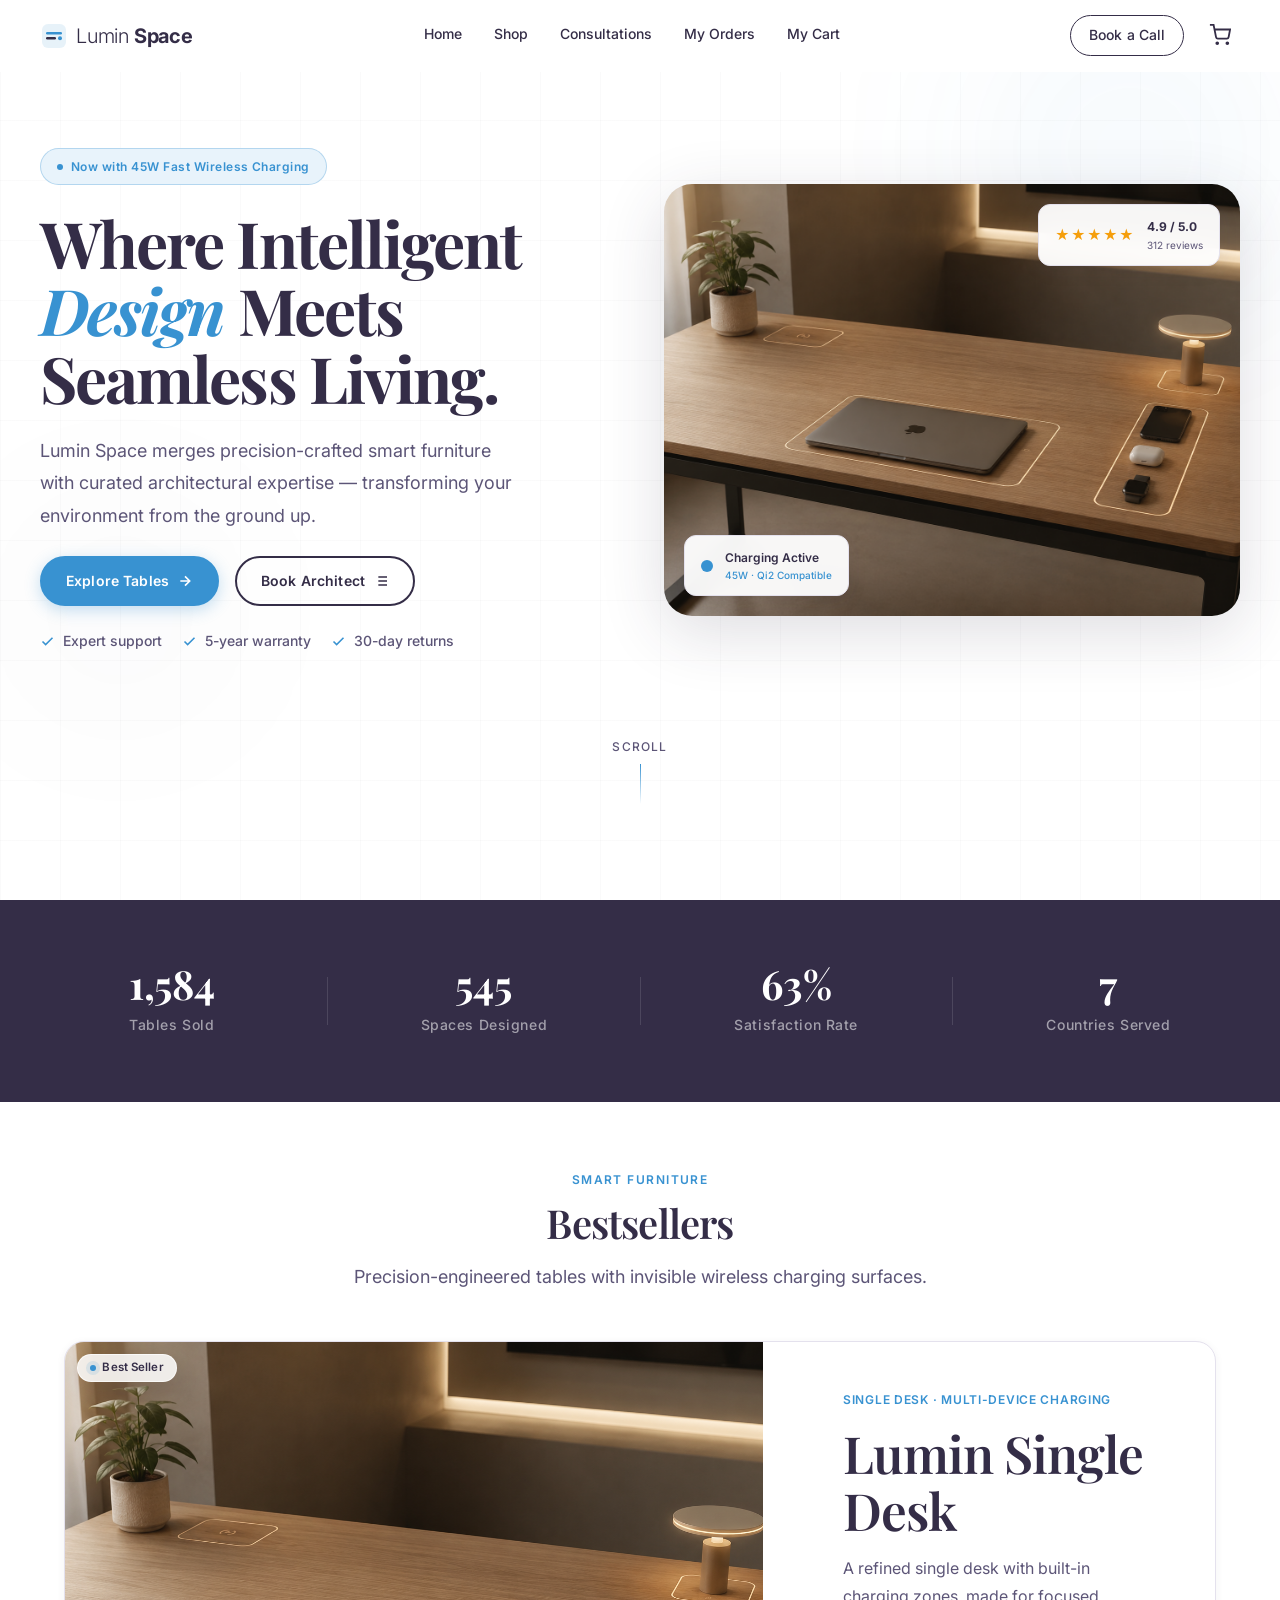
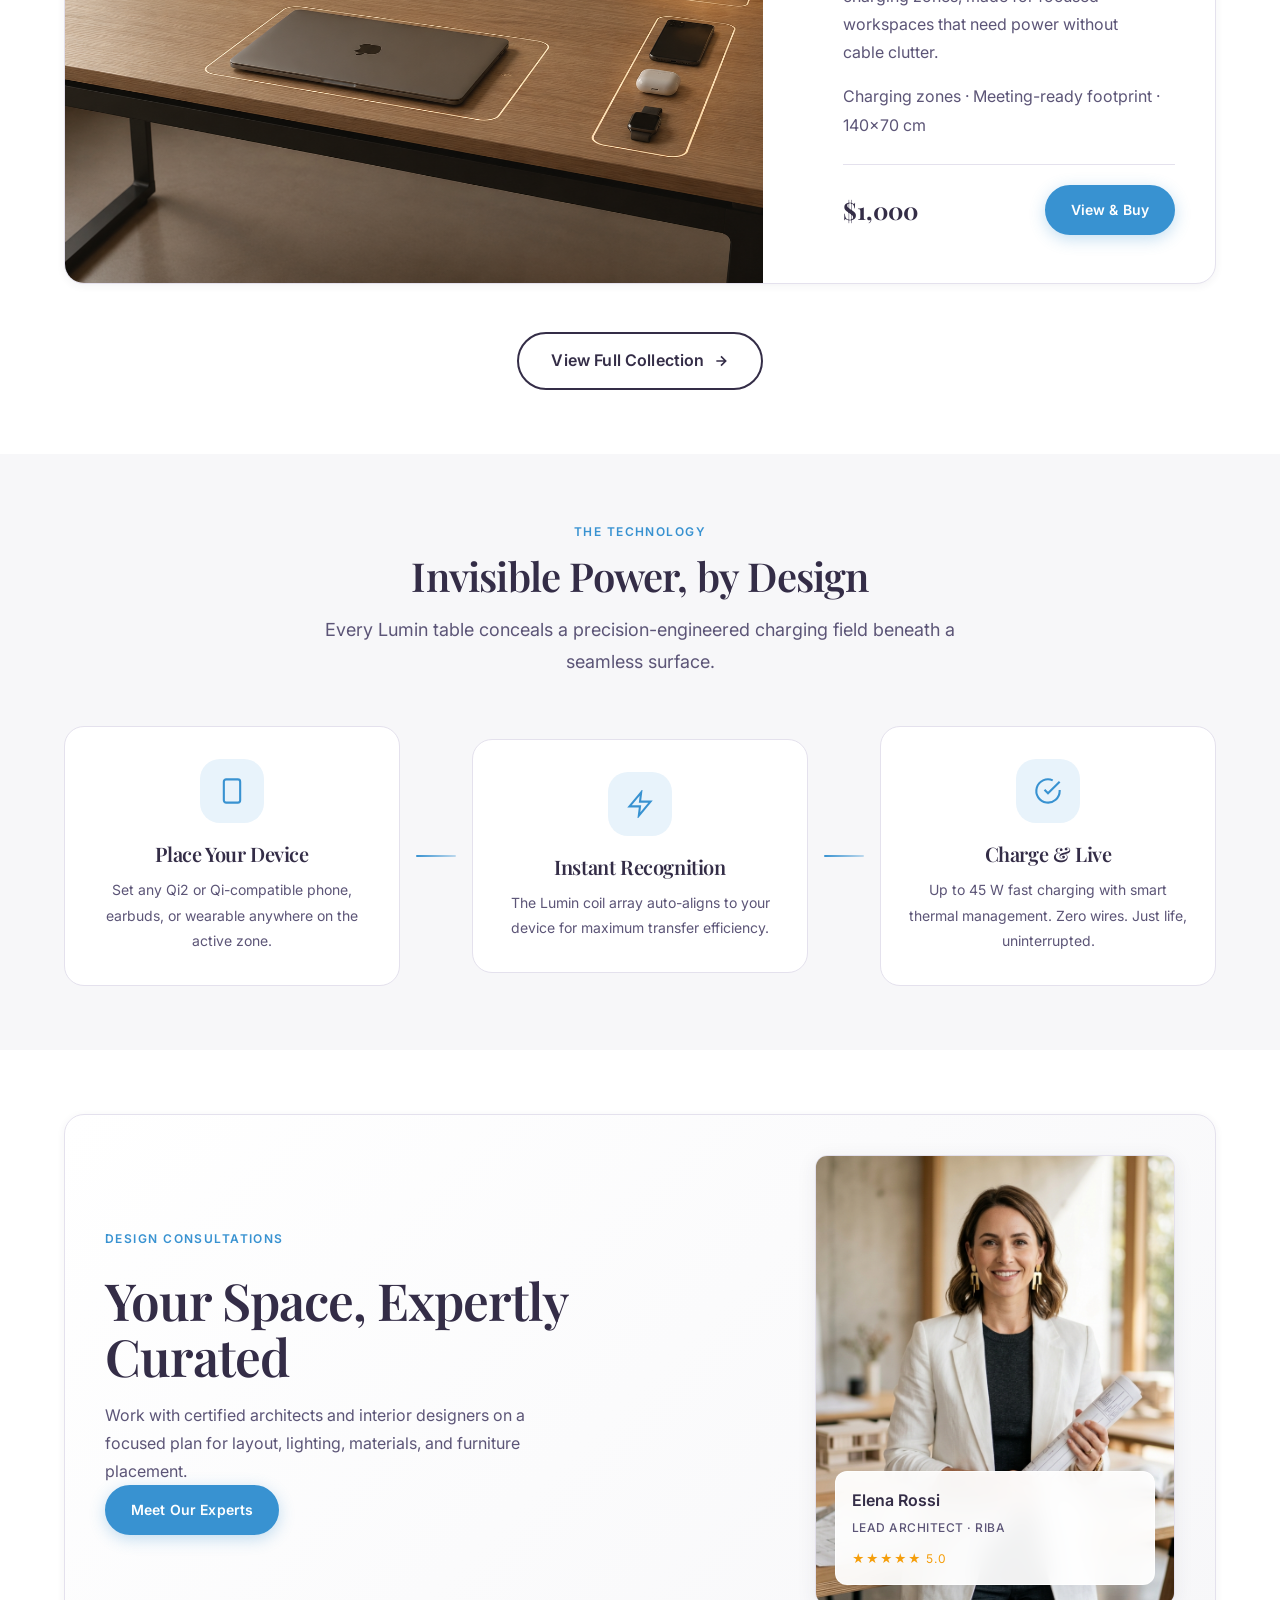
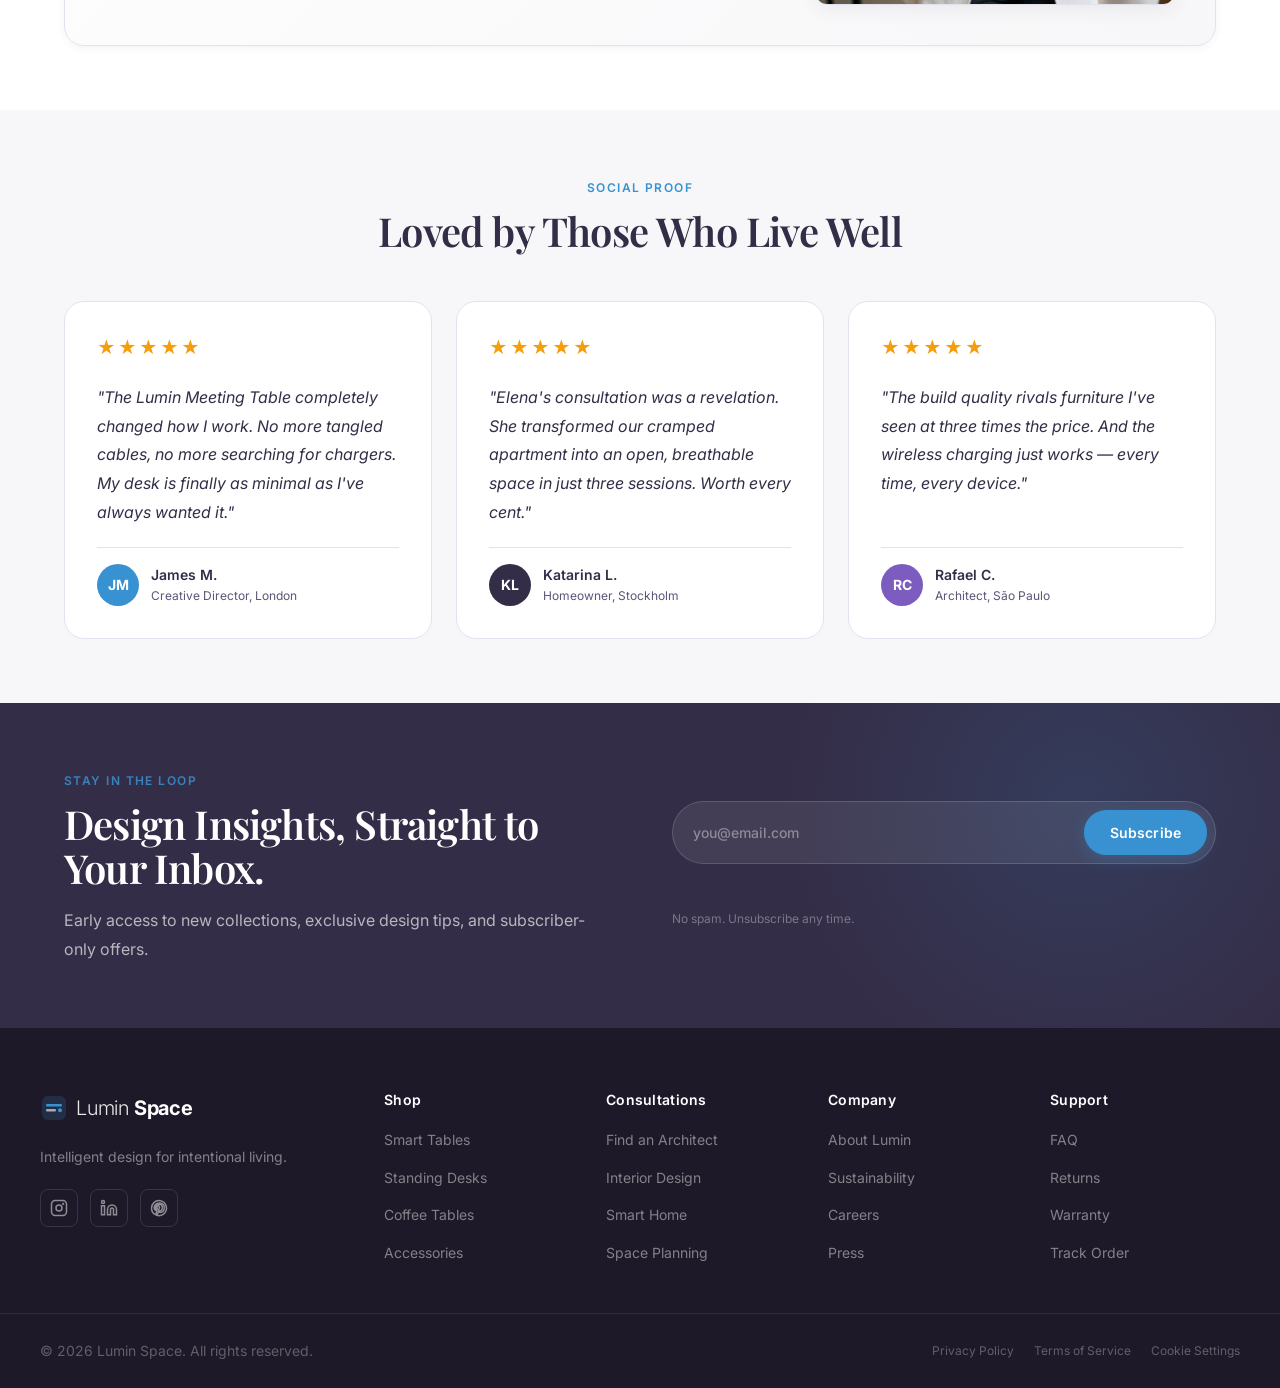
<file: index.html>
<!DOCTYPE html>
<html lang="en">
<head>
  <meta charset="UTF-8" />
  <meta name="viewport" content="width=device-width, initial-scale=1.0" />
  <title>Lumin Space – Where Intelligent Design Meets Seamless Living</title>
  <meta name="description" content="Lumin Space fuses wireless-charging smart furniture with expert architectural and interior design consultations. Explore our collection or book an architect today." />
  <link rel="preconnect" href="https://fonts.googleapis.com" />
  <link rel="preconnect" href="https://fonts.gstatic.com" crossorigin />
  <link href="https://fonts.googleapis.com/css2?family=Inter:wght@300;400;500;600;700&family=Playfair+Display:ital,wght@0,400;0,500;0,600;0,700;1,400;1,600&display=swap" rel="stylesheet" />
  <link rel="stylesheet" href="style.css" />
  <!-- Components injects navbar + footer BEFORE store/ui initialise -->
  <script src="js/components.js"></script>
</head>
<body>

<main>
  <!-- ═══════════════════════════════════════
       HERO
  ═══════════════════════════════════════ -->
  <section class="hero" id="hero" aria-label="Hero banner">
    <div class="hero-bg-grid" aria-hidden="true"></div>
    <div class="hero-blob hero-blob--1" aria-hidden="true"></div>
    <div class="hero-blob hero-blob--2" aria-hidden="true"></div>

    <div class="hero-container">
      <div class="hero-content">
        <div class="hero-badge">
          <span class="badge-dot" aria-hidden="true"></span>
          Now with 45W Fast Wireless Charging
        </div>

        <h1 class="hero-headline">
          Where Intelligent<br />
          <em class="hero-headline--accent">Design</em> Meets<br />
          Seamless Living.
        </h1>

        <p class="hero-subtext">
          Lumin Space merges precision-crafted smart furniture with curated
          architectural expertise — transforming your environment from the ground up.
        </p>

        <div class="hero-ctas">
          <a href="shop.html" class="btn btn-primary" id="hero-explore-btn">
            Explore Tables
            <svg width="16" height="16" viewBox="0 0 24 24" fill="none" stroke="currentColor" stroke-width="2.5"><path d="M5 12h14M12 5l7 7-7 7"/></svg>
          </a>
          <a href="consultations.html" class="btn btn-ghost" id="hero-architect-btn">
            Book Architect
            <svg width="16" height="16" viewBox="0 0 24 24" fill="none" stroke="currentColor" stroke-width="2.5"><path d="M8 6h13M8 12h13M8 18h13M3 6h.01M3 12h.01M3 18h.01"/></svg>
          </a>
        </div>

        <div class="hero-trust">
          <div class="trust-item">
            <svg width="15" height="15" viewBox="0 0 24 24" fill="none" stroke="#3892d1" stroke-width="2.5"><polyline points="20 6 9 17 4 12"/></svg>
            Expert support
          </div>
          <div class="trust-item">
            <svg width="15" height="15" viewBox="0 0 24 24" fill="none" stroke="#3892d1" stroke-width="2.5"><polyline points="20 6 9 17 4 12"/></svg>
            5-year warranty
          </div>
          <div class="trust-item">
            <svg width="15" height="15" viewBox="0 0 24 24" fill="none" stroke="#3892d1" stroke-width="2.5"><polyline points="20 6 9 17 4 12"/></svg>
            30-day returns
          </div>
        </div>
      </div>

      <div class="hero-visual">
        <div class="hero-image-frame">
          <img
            src="assets/Lumin Single Desk.png"
            alt="Lumin Single Desk with invisible wireless charging surface in a bright modern interior"
            class="hero-img"
            loading="eager"
            fetchpriority="high"
          />
          <div class="charge-indicator" aria-label="Wireless charging active">
            <span class="charge-pulse" aria-hidden="true"></span>
            <div class="charge-info">
              <strong>Charging Active</strong>
              <span>45W · Qi2 Compatible</span>
            </div>
          </div>
          <div class="hero-rating-card" aria-label="4.9 / 5 from 312 reviews">
            <div class="rating-stars" aria-hidden="true">★★★★★</div>
            <div class="rating-info">
              <strong>4.9 / 5.0</strong>
              <span>312 reviews</span>
            </div>
          </div>
        </div>
      </div>
    </div>

    <div class="scroll-indicator" aria-hidden="true">
      <span>Scroll</span>
      <div class="scroll-line"></div>
    </div>
  </section>

  <!-- ═══════════════════════════════════════
       STATS BAR
  ═══════════════════════════════════════ -->
  <section class="stats-bar" aria-label="Brand statistics">
    <div class="stats-container">
      <div class="stat-item">
        <strong class="stat-number" data-target="2400">0</strong>
        <span class="stat-label">Tables Sold</span>
      </div>
      <div class="stat-divider" aria-hidden="true"></div>
      <div class="stat-item">
        <strong class="stat-number" data-target="840">0</strong>
        <span class="stat-label">Spaces Designed</span>
      </div>
      <div class="stat-divider" aria-hidden="true"></div>
      <div class="stat-item">
        <strong class="stat-number" data-target="98" data-suffix="%">0</strong>
        <span class="stat-label">Satisfaction Rate</span>
      </div>
      <div class="stat-divider" aria-hidden="true"></div>
      <div class="stat-item">
        <strong class="stat-number" data-target="12">0</strong>
        <span class="stat-label">Countries Served</span>
      </div>
    </div>
  </section>

  <!-- ═══════════════════════════════════════
       FEATURED PRODUCTS (PREVIEW)
  ═══════════════════════════════════════ -->
  <section class="shop-section" id="featured" aria-label="Featured products">
    <div class="section-container">
      <div class="section-header fade-in">
        <span class="section-label">Smart Furniture</span>
        <h2 class="section-title">Bestsellers</h2>
        <p class="section-subtitle">Precision-engineered tables with invisible wireless charging surfaces.</p>
      </div>

      <div class="featured-preview featured-preview--single fade-in">
        <article class="featured-card featured-card--hero">
          <div class="featured-card__img-wrap">
            <img src="assets/Lumin Single Desk.png" alt="Lumin Single Desk" loading="lazy" />
            <span class="product-badge-featured">Best Seller</span>
          </div>
          <div class="featured-card__info">
            <span class="product-category">Single Desk · Multi-Device Charging</span>
            <h3>Lumin Single Desk</h3>
            <p class="featured-card__description">A refined single desk with built-in charging zones, made for focused workspaces that need power without cable clutter.</p>
            <p>Charging zones · Meeting-ready footprint · 140×70 cm</p>
            <div class="featured-card__footer">
              <strong class="price-main">$1,000</strong>
              <a href="shop.html#apex-pro" class="btn btn-primary btn-sm">View &amp; Buy</a>
            </div>
          </div>
        </article>

        <div class="featured-card">
          <div class="featured-card__img-wrap">
            <img src="assets/Lumin Single Desk.png" alt="Lumin Single Desk" loading="lazy" />
            <span class="product-badge">New Arrival</span>
          </div>
          <div class="featured-card__info">
            <span class="product-category">Single Desk · Workstation</span>
            <h3>Lumin Single Desk</h3>
            <p>Wireless + USB-C power · Clean workstation · 160×80 cm</p>
            <div class="featured-card__footer">
              <strong class="price-main">$500</strong>
              <a href="shop.html#desk" class="btn btn-primary btn-sm">View &amp; Buy</a>
            </div>
          </div>
        </div>
        <div class="featured-card">
          <div class="featured-card__img-wrap">
            <img src="assets/Lumin Nightstand.png" alt="Lumin Nightstand" loading="lazy" />
            <span class="product-badge">Popular</span>
          </div>
          <div class="featured-card__info">
            <span class="product-category">Nightstand · Lamp + Charging</span>
            <h3>Lumin Nightstand</h3>
            <p>Wireless charging surface · Soft bedside lamp</p>
            <div class="featured-card__footer">
              <strong class="price-main">$200</strong>
              <a href="shop.html#nightstand" class="btn btn-primary btn-sm">View &amp; Buy</a>
            </div>
          </div>
        </div>
        <div class="featured-card">
          <div class="featured-card__img-wrap">
            <img src="assets/Egglamp.png" alt="Lumin Egg Lamp" loading="lazy" />
          </div>
          <div class="featured-card__info">
            <span class="product-category">Egg Lamp · Charging Dock</span>
            <h3>Lumin Egg Lamp</h3>
            <p>Soft diffused glow · Phone-ready wireless dock</p>
            <div class="featured-card__footer">
              <strong class="price-main">$10</strong>
              <a href="shop.html#egg-lamp" class="btn btn-primary btn-sm">View &amp; Buy</a>
            </div>
          </div>
        </div>
      </div>

      <div class="shop-cta-row fade-in">
        <a href="shop.html" class="btn btn-ghost btn-lg">
          View Full Collection
          <svg width="16" height="16" viewBox="0 0 24 24" fill="none" stroke="currentColor" stroke-width="2.5"><path d="M5 12h14M12 5l7 7-7 7"/></svg>
        </a>
      </div>
    </div>
  </section>

  <!-- ═══════════════════════════════════════
       HOW IT WORKS
  ═══════════════════════════════════════ -->
  <section class="how-it-works" id="how-it-works">
    <div class="section-container">
      <div class="section-header fade-in">
        <span class="section-label">The Technology</span>
        <h2 class="section-title">Invisible Power, by Design</h2>
        <p class="section-subtitle">Every Lumin table conceals a precision-engineered charging field beneath a seamless surface.</p>
      </div>
      <div class="how-grid">
        <div class="how-step fade-in">
          <div class="how-step__icon">
            <svg width="28" height="28" viewBox="0 0 24 24" fill="none" stroke="currentColor" stroke-width="1.8"><rect x="5" y="2" width="14" height="20" rx="2"/><line x1="12" y1="18" x2="12" y2="18.01"/></svg>
          </div>
          <h3>Place Your Device</h3>
          <p>Set any Qi2 or Qi-compatible phone, earbuds, or wearable anywhere on the active zone.</p>
        </div>
        <div class="how-step__connector" aria-hidden="true"></div>
        <div class="how-step fade-in">
          <div class="how-step__icon">
            <svg width="28" height="28" viewBox="0 0 24 24" fill="none" stroke="currentColor" stroke-width="1.8"><path d="M13 2L3 14h9l-1 8 10-12h-9l1-8z"/></svg>
          </div>
          <h3>Instant Recognition</h3>
          <p>The Lumin coil array auto-aligns to your device for maximum transfer efficiency.</p>
        </div>
        <div class="how-step__connector" aria-hidden="true"></div>
        <div class="how-step fade-in">
          <div class="how-step__icon">
            <svg width="28" height="28" viewBox="0 0 24 24" fill="none" stroke="currentColor" stroke-width="1.8"><path d="M22 11.08V12a10 10 0 1 1-5.93-9.14"/><polyline points="22 4 12 14.01 9 11.01"/></svg>
          </div>
          <h3>Charge &amp; Live</h3>
          <p>Up to 45
W fast charging with smart thermal management. Zero wires. Just life, uninterrupted.</p>
        </div>
      </div>
    </div>
  </section>

  <!-- ═══════════════════════════════════════
       CONSULTATION TEASER
  ═══════════════════════════════════════ -->
  <section class="consult-teaser" aria-label="Consultation teaser">
    <div class="section-container">
      <div class="consult-teaser__inner fade-in">
        <div class="consult-teaser__text">
          <span class="section-label">Design Consultations</span>
          <h2>Your Space, Expertly Curated</h2>
          <p>Work with certified architects and interior designers on a focused plan for layout, lighting, materials, and furniture placement.</p>
          <a href="consultations.html" class="btn btn-primary">Meet Our Experts</a>
        </div>
        <div class="consult-teaser__img-wrap">
          <img src="assets/architect_profile.png" alt="Elena Rossi, Lead Architect" loading="lazy" />
          <div class="consult-teaser__card">
            <strong>Elena Rossi</strong>
            <span>Lead Architect · RIBA</span>
            <div class="rating-stars">★★★★★ 5.0</div>
          </div>
        </div>
      </div>
    </div>
  </section>

  <!-- ═══════════════════════════════════════
       TESTIMONIALS
  ═══════════════════════════════════════ -->
  <section class="testimonials" id="about" aria-label="Testimonials">
    <div class="section-container">
      <div class="section-header fade-in">
        <span class="section-label">Social Proof</span>
        <h2 class="section-title">Loved by Those Who Live Well</h2>
      </div>
      <div class="testimonials-grid">
        <blockquote class="testimonial-card fade-in">
          <div class="testimonial-stars">★★★★★</div>
          <p>"The Lumin Meeting Table completely changed how I work. No more tangled cables, no more searching for chargers. My desk is finally as minimal as I've always wanted it."</p>
          <footer>
            <div class="testimonial-avatar testimonial-avatar--a">JM</div>
            <div><strong>James M.</strong><span>Creative Director, London</span></div>
          </footer>
        </blockquote>
        <blockquote class="testimonial-card fade-in">
          <div class="testimonial-stars">★★★★★</div>
          <p>"Elena's consultation was a revelation. She transformed our cramped apartment into an open, breathable space in just three sessions. Worth every cent."</p>
          <footer>
            <div class="testimonial-avatar testimonial-avatar--b">KL</div>
            <div><strong>Katarina L.</strong><span>Homeowner, Stockholm</span></div>
          </footer>
        </blockquote>
        <blockquote class="testimonial-card fade-in">
          <div class="testimonial-stars">★★★★★</div>
          <p>"The build quality rivals furniture I've seen at three times the price. And the wireless charging just works — every time, every device."</p>
          <footer>
            <div class="testimonial-avatar testimonial-avatar--c">RC</div>
            <div><strong>Rafael C.</strong><span>Architect, São Paulo</span></div>
          </footer>
        </blockquote>
      </div>
    </div>
  </section>

  <!-- ═══════════════════════════════════════
       NEWSLETTER
  ═══════════════════════════════════════ -->
  <section class="cta-band" id="contact">
    <div class="section-container">
      <div class="cta-band__inner">
        <div class="cta-band__text">
          <span class="section-label section-label--light">Stay in the Loop</span>
          <h2>Design Insights, Straight to Your Inbox.</h2>
          <p>Early access to new collections, exclusive design tips, and subscriber-only offers.</p>
        </div>
        <form class="newsletter-form" id="newsletter-form" novalidate>
          <label for="newsletter-email" class="sr-only">Your email address</label>
          <div class="newsletter-input-wrap">
            <input type="email" id="newsletter-email" placeholder="you@email.com" class="newsletter-input" required />
            <button type="submit" class="btn btn-primary">Subscribe</button>
          </div>
          <p class="newsletter-status" id="newsletter-status" role="status" aria-live="polite"></p>
          <p class="newsletter-note">No spam. Unsubscribe any time.</p>
        </form>
      </div>
    </div>
  </section>
</main>

<script src="js/store.js"></script>
<script src="js/ui.js"></script>
</body>
</html>
</file>
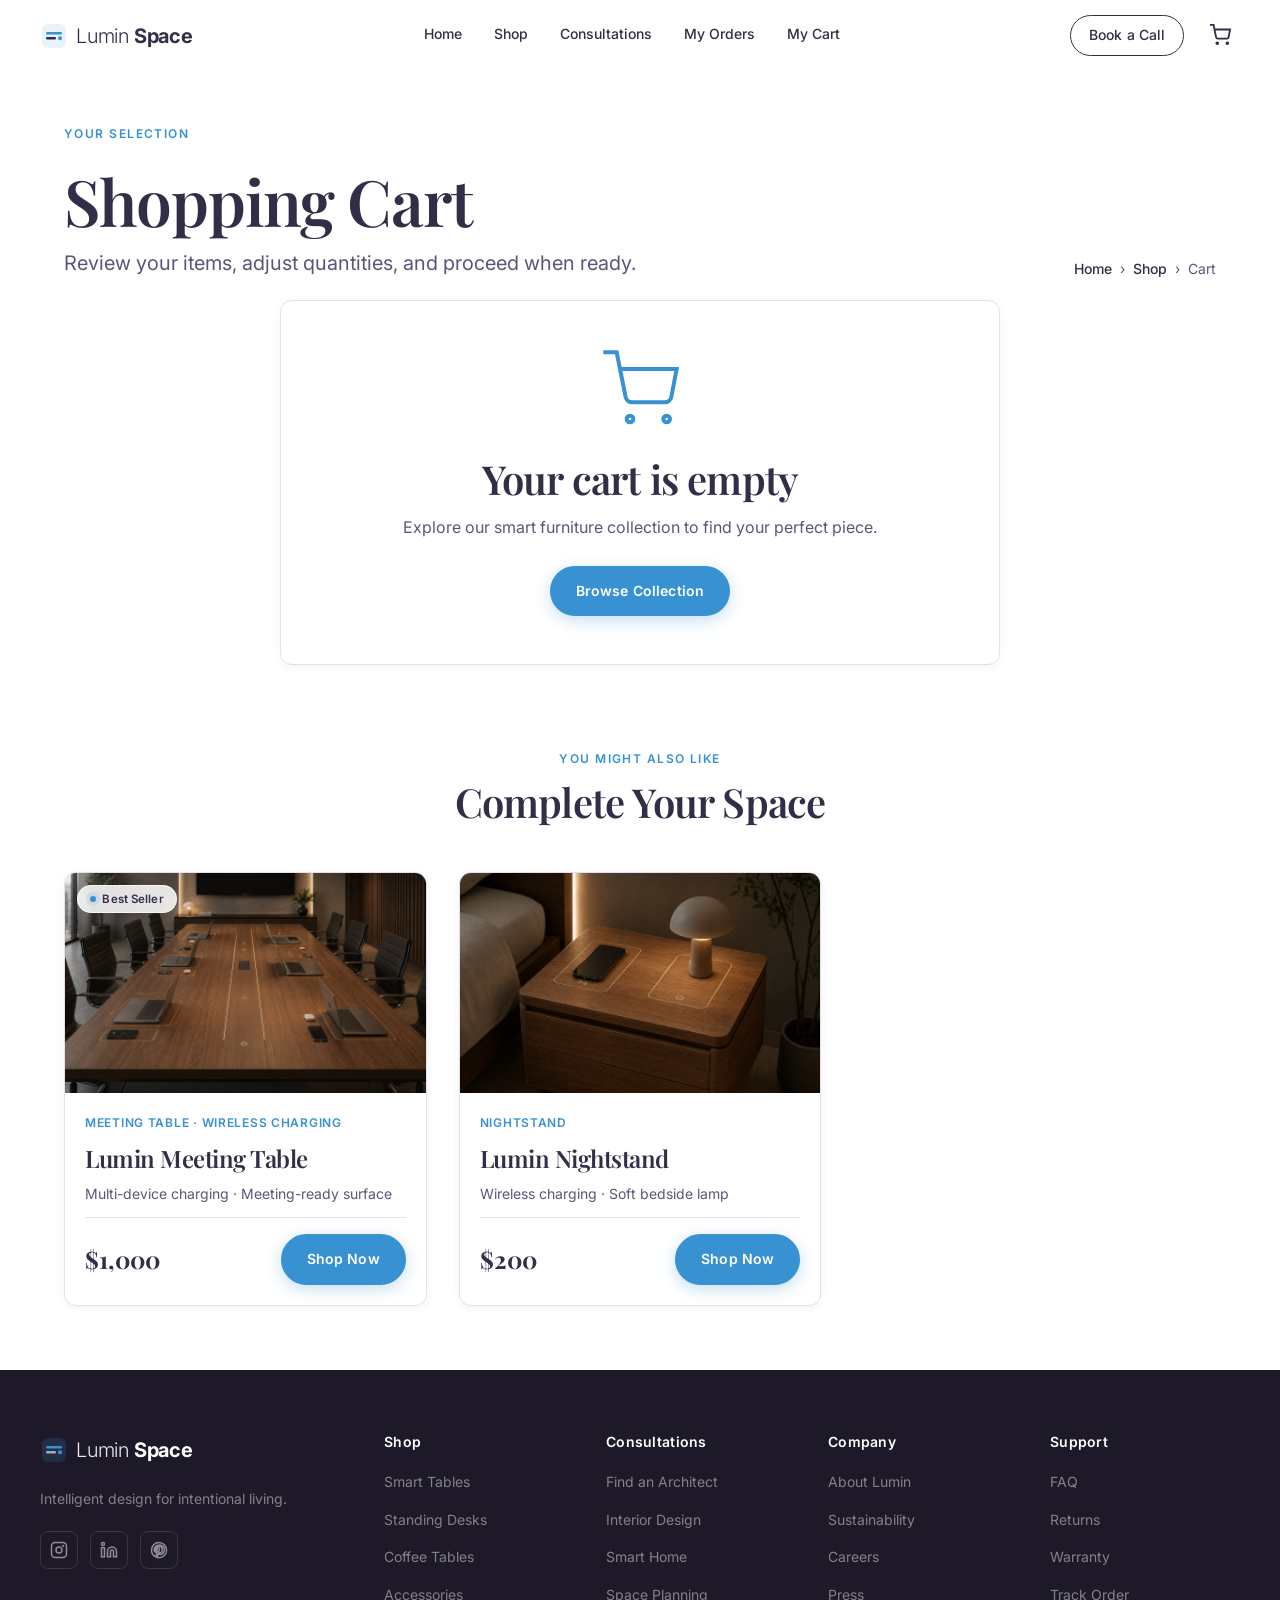
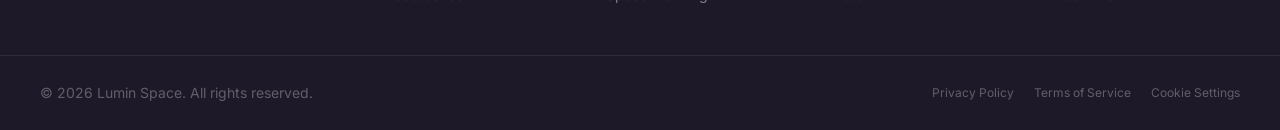
<file: cart.html>
<!DOCTYPE html>
<html lang="en">
<head>
  <meta charset="UTF-8" />
  <meta name="viewport" content="width=device-width, initial-scale=1.0" />
  <title>Your Cart – Lumin Space</title>
  <meta name="description" content="Review your Lumin Space cart. Adjust quantities, remove items, and proceed to checkout." />
  <link rel="preconnect" href="https://fonts.googleapis.com" />
  <link rel="preconnect" href="https://fonts.gstatic.com" crossorigin />
  <link href="https://fonts.googleapis.com/css2?family=Inter:wght@300;400;500;600;700&family=Playfair+Display:ital,wght@0,400;0,600;0,700;1,400&display=swap" rel="stylesheet" />
  <link rel="stylesheet" href="style.css" />
  <script src="js/components.js"></script>
</head>
<body>

<main class="cart-page">
  <!-- ══════════════════════════
       PAGE HEADER
  ══════════════════════════ -->
  <section class="page-hero" aria-label="Cart header">
    <div class="section-container">
      <div class="page-hero__inner">
        <div>
          <span class="section-label">Your Selection</span>
          <h1 class="page-hero__title">Shopping Cart</h1>
          <p class="page-hero__sub">Review your items, adjust quantities, and proceed when ready.</p>
        </div>
        <div class="page-hero__breadcrumb" aria-label="Breadcrumb">
          <a href="index.html">Home</a>
          <span aria-hidden="true">›</span>
          <a href="shop.html">Shop</a>
          <span aria-hidden="true">›</span>
          <span aria-current="page">Cart</span>
        </div>
      </div>
    </div>
  </section>

  <!-- ══════════════════════════
       CART CONTENT
  ══════════════════════════ -->
  <section class="cart-page-section" aria-label="Cart items and order summary">
    <div class="section-container">

      <!-- EMPTY STATE -->
      <div id="cart-page-empty" class="cart-page-empty" style="display:none">
        <div class="cart-page-empty__icon" aria-hidden="true">
          <svg width="80" height="80" viewBox="0 0 24 24" fill="none" stroke="currentColor" stroke-width="1.2"><circle cx="9" cy="21" r="1"/><circle cx="20" cy="21" r="1"/><path d="M1 1h4l2.68 13.39a2 2 0 0 0 2 1.61h9.72a2 2 0 0 0 2-1.61L23 6H6"/></svg>
        </div>
        <h2>Your cart is empty</h2>
        <p>Explore our smart furniture collection to find your perfect piece.</p>
        <a href="shop.html" class="btn btn-primary">Browse Collection</a>
      </div>

      <!-- CART LAYOUT (items + summary) -->
      <div class="cart-page-layout" id="cart-page-layout">
        <!-- Items column -->
        <div class="cart-page-items">
          <div class="cart-page-header-row">
            <h2 class="cart-page-title">Items <span id="cart-item-count" class="cart-page-count"></span></h2>
            <button class="btn-text-danger" id="clear-cart-btn" aria-label="Remove all items from cart">Clear all</button>
          </div>
          <ul id="cart-page-list" aria-label="Cart items"></ul>
        </div>

        <!-- Order summary column -->
        <aside class="cart-page-summary" aria-label="Order summary">
          <h2>Order Summary</h2>
          <div class="summary-row"><span>Subtotal</span><strong id="summary-subtotal">$0</strong></div>
          <div class="summary-row summary-row--total"><span>Total</span><strong id="summary-total">$0</strong></div>
          <button class="btn btn-primary btn-full" id="cart-page-checkout" disabled>
            Proceed to Checkout
          </button>
          <a href="shop.html" class="btn btn-ghost btn-full">
            ← Continue Shopping
          </a>

          <!-- Trust badges -->
          <div class="summary-trust">
            <div class="trust-item"><svg width="14" height="14" viewBox="0 0 24 24" fill="none" stroke="#3892d1" stroke-width="2.5"><polyline points="20 6 9 17 4 12"/></svg> Secure checkout</div>
            <div class="trust-item"><svg width="14" height="14" viewBox="0 0 24 24" fill="none" stroke="#3892d1" stroke-width="2.5"><polyline points="20 6 9 17 4 12"/></svg> 30-day free returns</div>
            <div class="trust-item"><svg width="14" height="14" viewBox="0 0 24 24" fill="none" stroke="#3892d1" stroke-width="2.5"><polyline points="20 6 9 17 4 12"/></svg> 5-year warranty</div>
          </div>
        </aside>
      </div>

    </div>
  </section>

  <!-- ══════════════════════════
       RECOMMENDED
  ══════════════════════════ -->
  <section class="shop-section" aria-label="Recommended products" id="recommended">
    <div class="section-container">
      <div class="section-header fade-in">
        <span class="section-label">You Might Also Like</span>
        <h2 class="section-title">Complete Your Space</h2>
      </div>
      <div class="featured-preview fade-in">
        <div class="featured-card">
          <div class="featured-card__img-wrap">
            <img src="assets/Lumin Meeting Table.png" alt="Lumin Meeting Table" loading="lazy" />
            <span class="product-badge-featured">Best Seller</span>
          </div>
          <div class="featured-card__info">
            <span class="product-category">Meeting Table · Wireless Charging</span>
            <h3>Lumin Meeting Table</h3>
            <p>Multi-device charging · Meeting-ready surface</p>
            <div class="featured-card__footer">
              <strong class="price-main">$1,000</strong>
              <a href="shop.html#apex-pro" class="btn btn-primary btn-sm">Shop Now</a>
            </div>
          </div>
        </div>

        <div class="featured-card">
          <div class="featured-card__img-wrap">
            <img src="assets/Lumin Nightstand.png" alt="Lumin Nightstand" loading="lazy" />
          </div>
          <div class="featured-card__info">
            <span class="product-category">Nightstand</span>
            <h3>Lumin Nightstand</h3>
            <p>Wireless charging · Soft bedside lamp</p>
            <div class="featured-card__footer">
              <strong class="price-main">$200</strong>
              <a href="shop.html#nightstand" class="btn btn-primary btn-sm">Shop Now</a>
            </div>
          </div>
        </div>
      </div>
    </div>
  </section>
</main>

<script src="js/store.js"></script>
<script src="js/ui.js"></script>
<script>
  // Auto-configure order endpoint (set from deployment)
  window.ORDER_ENDPOINT = 'https://script.google.com/macros/s/AKfycbwbbc2equrFD6kbtCY3JHJy4UFgjldlr_CH18bj1CE3FItOC7udO1kIxvfwCNsrBVPr/exec';
</script>
<script>
/* ════════════════════════════════════════
   CART PAGE LOGIC
════════════════════════════════════════ */
document.addEventListener('DOMContentLoaded', () => {
  const listEl       = document.getElementById('cart-page-list');
  const emptyEl      = document.getElementById('cart-page-empty');
  const layoutEl     = document.getElementById('cart-page-layout');
  const countEl      = document.getElementById('cart-item-count');
  const subtotalEl   = document.getElementById('summary-subtotal');
  const totalEl      = document.getElementById('summary-total');
  const checkoutBtn  = document.getElementById('cart-page-checkout');
  const clearBtn     = document.getElementById('clear-cart-btn');

  function renderCartPage() {
    const cart     = Store.getCart();
    const subtotal = Store.totalPrice();
    const count    = Store.totalCount();

    if (cart.length === 0) {
      emptyEl.style.display  = 'flex';
      layoutEl.style.display = 'none';
      return;
    }
    emptyEl.style.display  = 'none';
    layoutEl.style.display = 'grid';

    countEl.textContent = `(${count} item${count !== 1 ? 's' : ''})`;

    // Items
    listEl.innerHTML = cart.map(item => `
      <li class="cart-page-item" data-key="${item.variantKey}">
        <img src="${item.image}" alt="${item.name}" class="cart-page-item__img" loading="lazy" />
        <div class="cart-page-item__info">
          <div class="cart-page-item__name">${item.name}</div>
          <div class="cart-page-item__variant">${[item.finish, item.size].filter(Boolean).join(' · ') || 'Standard'}</div>
          <div class="cart-page-item__price-row">
            <div class="cart-item__qty-row">
              <button class="qty-btn" data-action="dec" data-key="${item.variantKey}" aria-label="Decrease quantity">−</button>
              <span class="qty-val">${item.qty}</span>
              <button class="qty-btn" data-action="inc" data-key="${item.variantKey}" aria-label="Increase quantity">+</button>
            </div>
            <strong class="cart-page-item__line-price">${Store.formatPrice(item.price * item.qty)}</strong>
          </div>
        </div>
        <button class="cart-page-item__remove" data-key="${item.variantKey}" aria-label="Remove ${item.name}">
          <svg width="16" height="16" viewBox="0 0 24 24" fill="none" stroke="currentColor" stroke-width="2"><line x1="18" y1="6" x2="6" y2="18"/><line x1="6" y1="6" x2="18" y2="18"/></svg>
        </button>
      </li>
    `).join('');

    // Bind qty and remove
    listEl.querySelectorAll('.qty-btn').forEach(btn => {
      btn.addEventListener('click', () => {
        const cartNow = Store.getCart();
        const item = cartNow.find(i => i.variantKey === btn.dataset.key);
        if (!item) return;
        Store.setQty(btn.dataset.key, btn.dataset.action === 'inc' ? item.qty + 1 : item.qty - 1);
      });
    });
    listEl.querySelectorAll('.cart-page-item__remove').forEach(btn => {
      btn.addEventListener('click', () => {
        Store.removeItem(btn.dataset.key);
        showToast('Item removed.');
      });
    });

    // Summary
    subtotalEl.textContent = Store.formatPrice(subtotal);
    totalEl.textContent    = Store.formatPrice(subtotal);
    checkoutBtn.disabled   = false;
  }

  // Checkout stub
  // Checkout modal handlers
  const checkoutModalHtml = `
    <div id="checkout-modal" class="modal-overlay" aria-hidden="true" role="dialog" aria-labelledby="checkout-title" style="display:none;">
      <div class="modal-box modal-box--checkout">
        <button class="modal-close" id="checkout-close" aria-label="Close checkout">✕</button>
        <div class="modal-grid">
          <div class="modal-gallery checkout-summary" aria-hidden="true">
            <h3 class="section-label">Order Summary</h3>
            <div id="checkout-items" style="text-align:left; width:100%;">
              <p style="color:var(--color-deep-light);">No items yet.</p>
            </div>
            <div style="margin-top:12px; display:flex; justify-content:space-between; font-weight:600;">
              <span>Subtotal</span>
              <strong id="checkout-subtotal">$0</strong>
            </div>
          </div>

          <div class="modal-details">
            <h2 id="checkout-title">Complete your order</h2>
            <p style="color:var(--color-deep-light); margin-bottom:var(--space-4);">Enter your details to place the order. We'll email a confirmation.</p>
            <form id="checkout-form" class="checkout-form">
              <div class="form-row">
                <label class="form-label">Full name</label>
                <div class="form-input-wrap">
                  <input type="text" id="cust-name" class="form-input" placeholder="Jane Doe" required />
                </div>
              </div>

              <div class="form-row">
                <label class="form-label">Email</label>
                <div class="form-input-wrap">
                  <input type="email" id="cust-email" class="form-input" placeholder="you@email.com" required />
                </div>
              </div>

              <div class="form-row">
                <label class="form-label">Address</label>
                <div class="form-input-wrap">
                  <input type="text" id="cust-address" class="form-input" placeholder="Street address, unit, etc." required />
                </div>
              </div>

              <div class="form-row">
                <label class="form-label">City / Postal</label>
                <div class="form-input-wrap">
                  <input type="text" id="cust-city" class="form-input" placeholder="City, ZIP" required />
                </div>
              </div>

              <div style="display:flex; gap:12px; margin-top:var(--space-4);">
                <button type="submit" class="btn btn-primary" id="checkout-submit">Place Order</button>
                <button type="button" class="btn btn-ghost" id="checkout-cancel">Cancel</button>
              </div>
            </form>

            <form id="checkout-fallback-form" method="POST" action="" target="order-fallback-frame" style="display:none;">
              <input type="hidden" name="payload" id="fallback-payload" value="" />
            </form>
            <iframe name="order-fallback-frame" style="display:none;"></iframe>

            <p style="margin-top:12px; color:var(--color-deep-light); font-size:0.9rem;">Orders are submitted to your configured spreadsheet webhook.</p>
            <div id="checkout-debug" style="margin-top:12px; font-size:0.85rem; color:var(--color-deep-light); min-height:1.4em; text-align:left;"></div>
          </div>
        </div>
      </div>
    </div>`;

  document.body.insertAdjacentHTML('beforeend', checkoutModalHtml);
  const checkoutModal = document.getElementById('checkout-modal');
  const checkoutClose = document.getElementById('checkout-close');
  const checkoutCancel = document.getElementById('checkout-cancel');
  const checkoutForm = document.getElementById('checkout-form');
  const checkoutSubmit = document.getElementById('checkout-submit');

  function openCheckoutModal() {
    // Populate checkout summary
    const itemsWrap = document.getElementById('checkout-items');
    const subtotalEl = document.getElementById('checkout-subtotal');
    const cartNow = Store.getCart();
    if (itemsWrap) {
      if (!cartNow || cartNow.length === 0) {
        itemsWrap.innerHTML = '<p style="color:var(--color-deep);">Your cart is empty.</p>';
      } else {
        itemsWrap.innerHTML = '<div class="checkout-items">' + cartNow.map(i => `\n            <div class="checkout-item">\n              <div>\n                <div class="item-name">${i.name}</div>\n                <div class="item-qty">${i.finish ? i.finish + ' · ' : ''}${i.size ? i.size + ' · ' : ''}Qty: ${i.qty}</div>\n              </div>\n              <div class="item-price">${Store.formatPrice(i.price * i.qty)}</div>\n            </div>`).join('') + '\n          </div>';
      }
    }
    if (subtotalEl) subtotalEl.textContent = Store.formatPrice(Store.totalPrice());

    checkoutModal.style.display = 'flex';
    checkoutModal.classList.add('open');
    checkoutModal.setAttribute('aria-hidden','false');
    document.body.style.overflow = 'hidden';
  }
  function closeCheckoutModal() {
    checkoutModal.classList.remove('open');
    checkoutModal.style.display = 'none';
    checkoutModal.setAttribute('aria-hidden','true');
    document.body.style.overflow = '';
  }

  checkoutBtn && checkoutBtn.addEventListener('click', openCheckoutModal);
  checkoutClose && checkoutClose.addEventListener('click', closeCheckoutModal);
  checkoutCancel && checkoutCancel.addEventListener('click', closeCheckoutModal);
  checkoutModal && checkoutModal.addEventListener('click', e => { if (e.target === checkoutModal) closeCheckoutModal(); });

  function fallbackOrderSubmit(payload) {
    const fallbackForm = document.getElementById('checkout-fallback-form');
    const fallbackInput = document.getElementById('fallback-payload');
    if (!fallbackForm || !fallbackInput) {
      showToast('Unable to submit order fallback.');
      console.error('❌ Fallback form elements not found');
      return;
    }
    fallbackForm.action = window.ORDER_ENDPOINT || '';
    fallbackInput.value = JSON.stringify(payload);
    console.log('📤 Fallback form submit to:', fallbackForm.action);
    console.log('📦 Payload in fallback:', payload);
    fallbackForm.submit();
    const debugEl = document.getElementById('checkout-debug');
    if (debugEl) {
      debugEl.innerHTML = `<strong style="color: #d4a574;">⚠️ Fetch blocked by CORS.</strong><br>Attempting fallback form submission...<br><small>Check spreadsheet in 5-10 seconds.</small>`;
    }
    // Delayed clearing to allow form to submit
    setTimeout(() => {
      Store.saveOrder({ ...payload, status: 'processing', paymentStatus: 'pending_sync' });
      Store.clearCart();
      window.dispatchEvent(new CustomEvent('cart:updated'));
      closeCheckoutModal();
      checkoutForm.reset();
      showToast('Order submitted via fallback. Check your spreadsheet.');
    }, 1000);
  }

  // Submit order to webhook (Google Apps Script / any webhook that accepts JSON)
  checkoutForm.addEventListener('submit', async (e) => {
    e.preventDefault();
    const name = document.getElementById('cust-name').value.trim();
    const email = document.getElementById('cust-email').value.trim();
    const address = document.getElementById('cust-address').value.trim();
    const city = document.getElementById('cust-city').value.trim();

    if (!name || !email) { showToast('Please complete name and email.'); return; }

    const cart = Store.getCart();
    if (!cart || cart.length === 0) { showToast('Your cart is empty.'); closeCheckoutModal(); return; }

    const payload = {
      orderId: `ORD-${Date.now()}`,
      customer: { name, email, address, city },
      items: cart.map(i => ({ id: i.id, name: i.name, finish: i.finish, size: i.size, qty: i.qty, price: i.price, image: i.image })),
      subtotal: Store.totalPrice(),
      total: Store.totalPrice(),
      createdAt: new Date().toISOString()
    };

    // Configure your spreadsheet webhook URL here (set this in a script or before including this page)
    const endpoint = window.ORDER_ENDPOINT || '';
    if (!endpoint) {
      showToast('Order endpoint not configured. See instructions to connect a Google Sheet.');
      return;
    }

    checkoutSubmit.disabled = true;
    checkoutSubmit.textContent = 'Sending...';
    const debugEl = document.getElementById('checkout-debug');
    try {
      const bodyString = JSON.stringify(payload);
      console.log('🚀 Submitting order to:', endpoint);
      console.log('📦 Payload:', payload);
      console.log('📝 Body string:', bodyString);
      if (debugEl) debugEl.textContent = 'Sending order...';
      
      // Timeout wrapper for fetch
      const controller = new AbortController();
      const timeout = setTimeout(() => controller.abort(), 12000); // 12s
      const res = await fetch(endpoint, {
        method: 'POST',
        // Omit custom headers to avoid preflight CORS with Apps Script.
        // Apps Script can read the raw request body from e.postData.contents.
        body: bodyString,
        mode: 'cors',
        signal: controller.signal
      });
      clearTimeout(timeout);

      const text = await res.text();
      console.log('✅ Fetch succeeded. Status:', res.status, 'Text:', text);
      let json;
      try {
        json = text ? JSON.parse(text) : null;
      } catch (e) {
        console.warn('Response is not valid JSON:', text);
        json = null;
      }
      if (debugEl) {
        debugEl.innerHTML = `<strong>Response Status:</strong> ${res.status} ${res.statusText}<br><strong>Body:</strong> ${text || '(empty)'}`;
      }
      if (res.status === 0) {
        console.warn('⚠️ Possible CORS or network issue: status=0');
      }

      if (!res.ok || (json && json.success === false)) {
        console.error('Order POST failed', res.status, res.statusText, text);
        const errorMessage = json?.error || text || res.statusText || 'Unexpected response';
        showToast(`Order failed: ${errorMessage}`);
        fallbackOrderSubmit(payload);
        return;
      }

      // Success
      console.log('Order response', res.status, json || text);
      showToast('✓ Order received — thank you!');
      Store.saveOrder({ ...payload, status: 'processing', paymentStatus: 'paid' });
      Store.clearCart();
      window.dispatchEvent(new CustomEvent('cart:updated'));
      closeCheckoutModal();
      checkoutForm.reset();
    } catch (err) {
      console.error('Order submission error', err);
      if (err.name === 'AbortError') {
        showToast('Order timed out. Using fallback submission.');
        fallbackOrderSubmit(payload);
      } else {
        showToast('Order submission failed. Using fallback submission.');
        fallbackOrderSubmit(payload);
      }
    } finally {
      checkoutSubmit.disabled = false;
      checkoutSubmit.textContent = 'Place Order';
    }
  });

  // Clear cart
  clearBtn && clearBtn.addEventListener('click', () => {
    if (confirm('Remove all items from your cart?')) {
      Store.clearCart();
      showToast('Cart cleared.');
    }
  });

  // Re-render on store updates
  window.addEventListener('cart:updated', renderCartPage);
  renderCartPage();
});
</script>
</body>
</html>
</file>
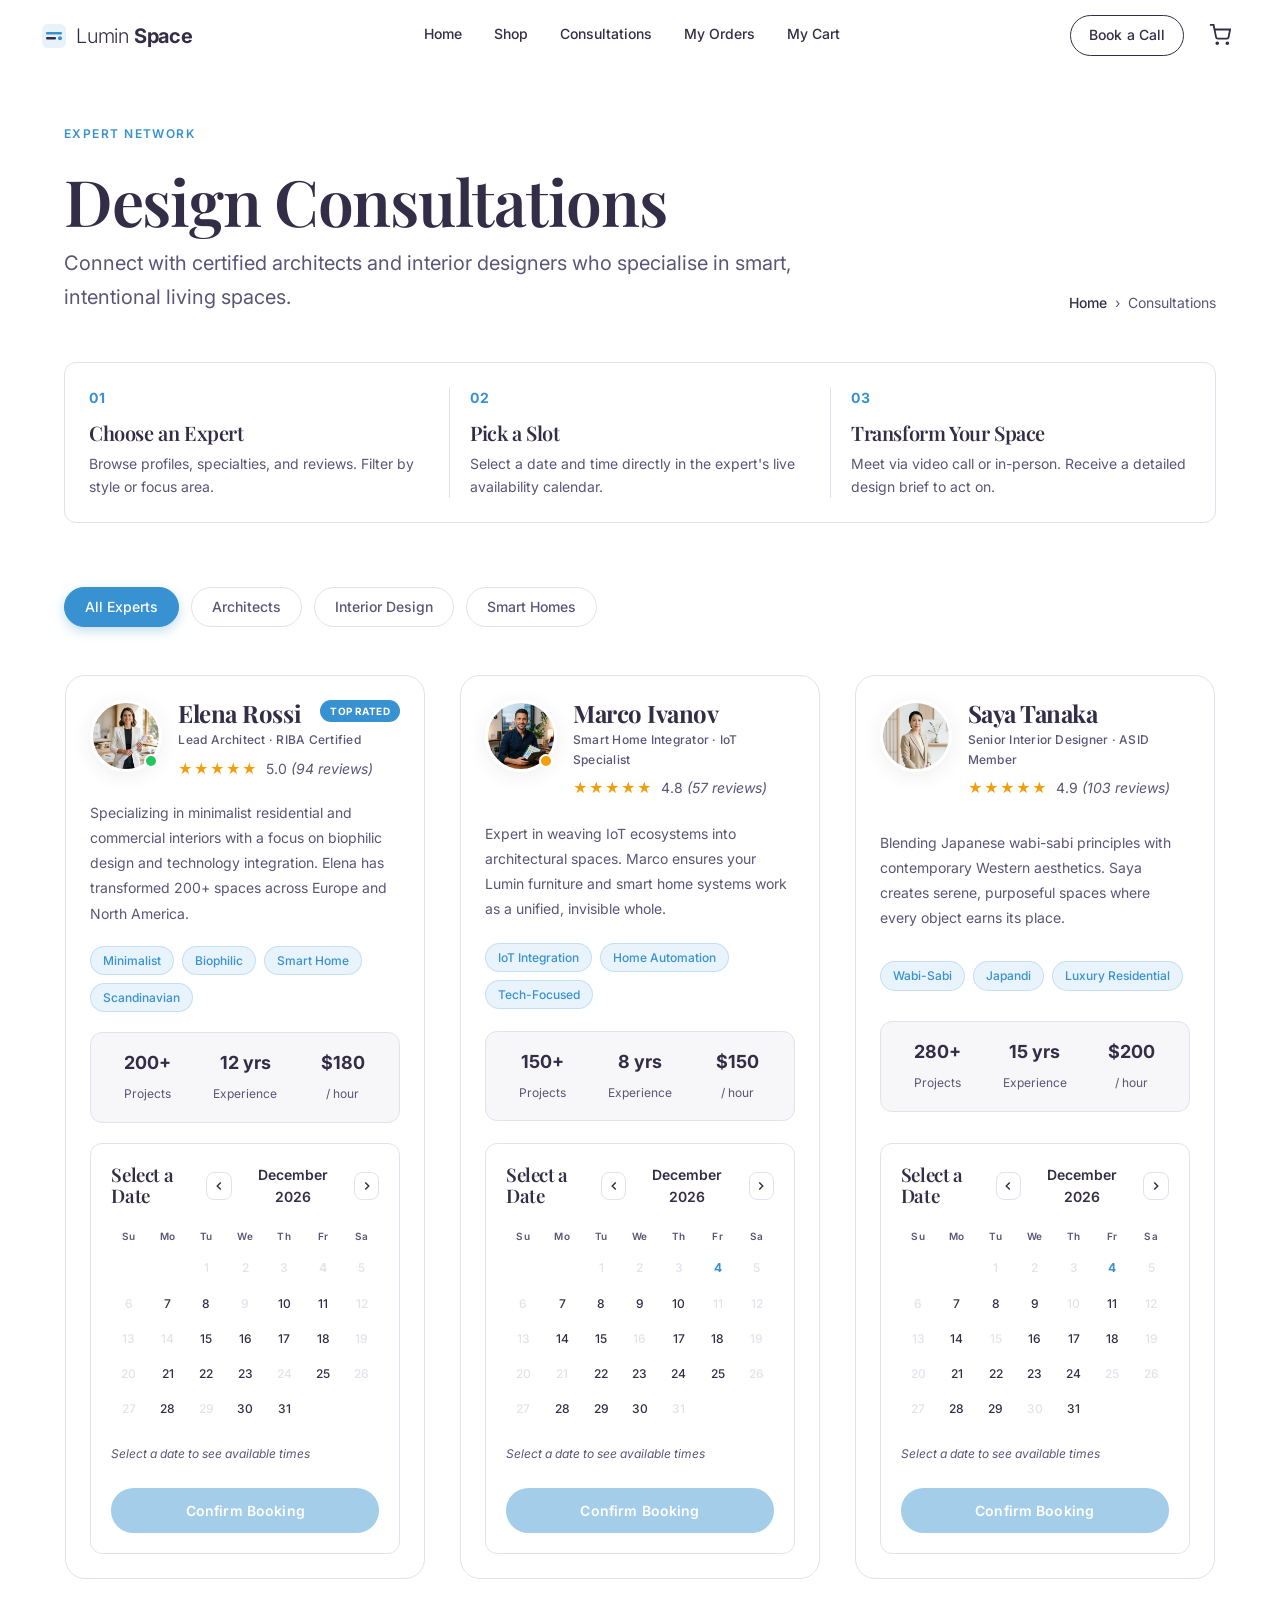
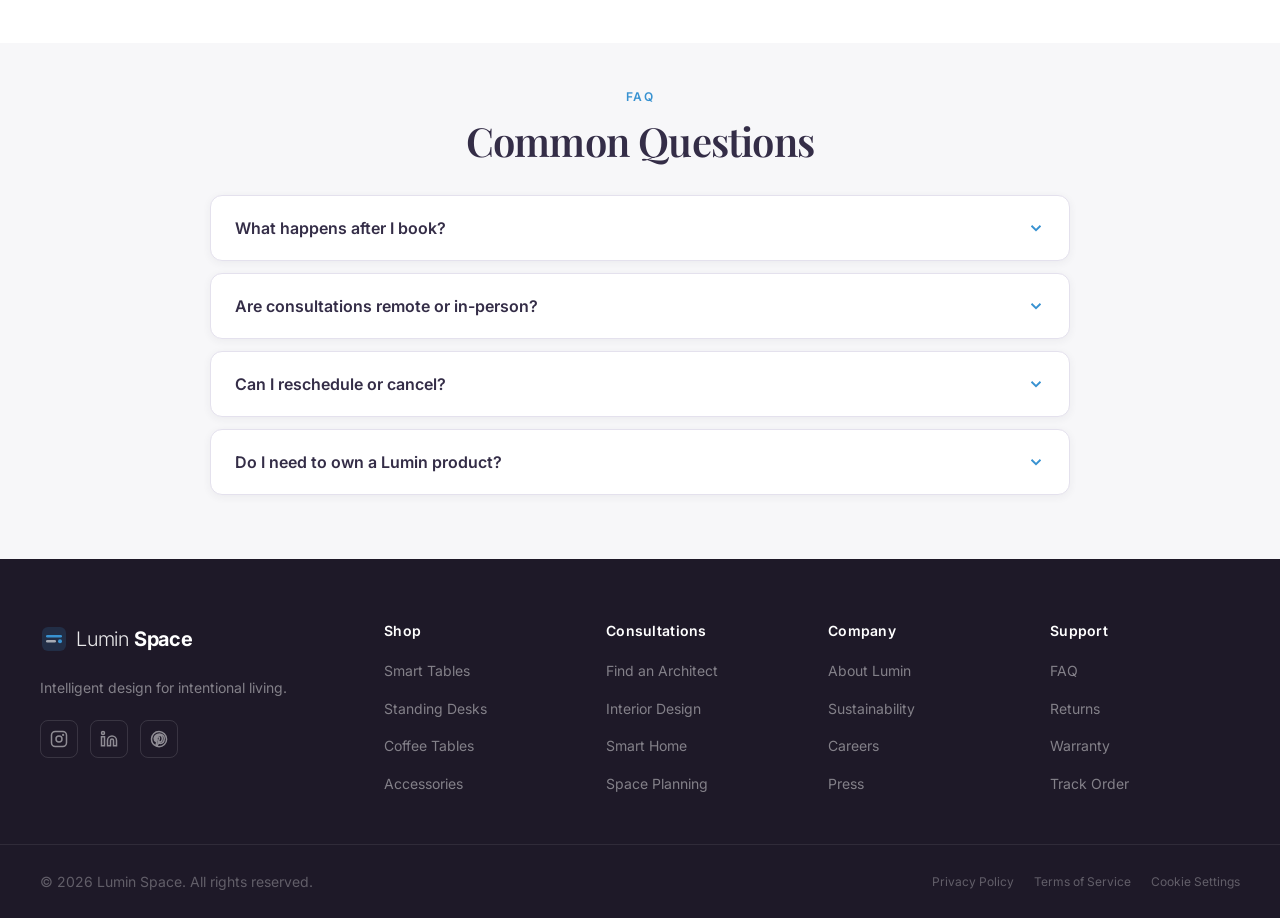
<file: consultations.html>
<!DOCTYPE html>
<html lang="en">

<head>
  <meta charset="UTF-8" />
  <meta name="viewport" content="width=device-width, initial-scale=1.0" />
  <title>Design Consultations – Lumin Space</title>
  <meta name="description"
    content="Book a certified architect or interior designer through Lumin Space. Tailored consultations for smart homes, minimalist spaces, and architectural renovations." />
  <link rel="preconnect" href="https://fonts.googleapis.com" />
  <link rel="preconnect" href="https://fonts.gstatic.com" crossorigin />
  <link
    href="https://fonts.googleapis.com/css2?family=Inter:wght@300;400;500;600;700&family=Playfair+Display:ital,wght@0,400;0,600;0,700;1,400&display=swap"
    rel="stylesheet" />
  <link rel="stylesheet" href="style.css" />
  <script src="js/components.js"></script>
</head>

<body>

  <!-- Booking Confirmation Modal -->
  <div id="booking-modal" class="modal-overlay" aria-hidden="true" role="dialog" aria-labelledby="bm-title"
    aria-modal="true">
    <div class="modal-box modal-box--confirm">
      <div class="confirm-icon" aria-hidden="true">
        <svg width="40" height="40" viewBox="0 0 24 24" fill="none" stroke="#3892d1" stroke-width="2">
          <path d="M22 11.08V12a10 10 0 1 1-5.93-9.14" />
          <polyline points="22 4 12 14.01 9 11.01" />
        </svg>
      </div>
      <h2 id="bm-title">Booking Confirmed!</h2>
      <p id="bm-details"></p>
      <p class="bm-note">A calendar invite and preparation guide will be emailed to you shortly.</p>
      <button class="btn btn-primary" id="bm-close">Done</button>
    </div>
  </div>

  <main class="consultations-page">
    <!-- ══════════════════════════
       PAGE HEADER
  ══════════════════════════ -->
    <section class="page-hero" aria-label="Consultations header">
      <div class="section-container">
        <div class="page-hero__inner">
          <div>
            <span class="section-label">Expert Network</span>
            <h1 class="page-hero__title">Design Consultations</h1>
            <p class="page-hero__sub">Connect with certified architects and interior designers who specialise in smart,
              intentional living spaces.</p>
          </div>
          <div class="page-hero__breadcrumb" aria-label="Breadcrumb">
            <a href="index.html">Home</a>
            <span aria-hidden="true">›</span>
            <span aria-current="page">Consultations</span>
          </div>
        </div>
      </div>
    </section>

    <!-- ══════════════════════════
       HOW CONSULTATIONS WORK
  ══════════════════════════ -->
    <section class="how-consult" aria-label="How consultations work">
      <div class="section-container">
        <div class="consult-steps">
          <div class="consult-step">
            <div class="consult-step__num" aria-hidden="true">01</div>
            <h3>Choose an Expert</h3>
            <p>Browse profiles, specialties, and reviews. Filter by style or focus area.</p>
          </div>
          <div class="consult-step__line" aria-hidden="true"></div>
          <div class="consult-step">
            <div class="consult-step__num" aria-hidden="true">02</div>
            <h3>Pick a Slot</h3>
            <p>Select a date and time directly in the expert's live availability calendar.</p>
          </div>
          <div class="consult-step__line" aria-hidden="true"></div>
          <div class="consult-step">
            <div class="consult-step__num" aria-hidden="true">03</div>
            <h3>Transform Your Space</h3>
            <p>Meet via video call or in-person. Receive a detailed design brief to act on.</p>
          </div>
        </div>
      </div>
    </section>

    <!-- ══════════════════════════
       FILTER TABS
  ══════════════════════════ -->
    <section class="consultations-section" id="consultations" aria-label="Expert consultants">
      <div class="section-container">
        <div class="service-tabs" role="tablist" aria-label="Filter experts by specialty" id="expert-tabs">
          <button class="service-tab active" data-filter="all" role="tab" aria-selected="true">All Experts</button>
          <button class="service-tab" data-filter="architect" role="tab" aria-selected="false">Architects</button>
          <button class="service-tab" data-filter="interior" role="tab" aria-selected="false">Interior Design</button>
          <button class="service-tab" data-filter="smart" role="tab" aria-selected="false">Smart Homes</button>
        </div>

        <!-- ══════ PROFILES GRID ══════ -->
        <div class="profiles-grid" id="profiles-panel" role="list">

          <!-- ══ ELENA ROSSI ══ -->
          <article class="profile-card profile-card--featured fade-in" role="listitem" data-specialty="architect"
            id="card-elena" aria-label="Elena Rossi – Lead Architect">
            <div class="profile-header">
              <div class="profile-avatar-wrap">
                <img src="assets/architect_profile.png" alt="Elena Rossi, Lead Architect" class="profile-avatar"
                  loading="lazy" />
                <span class="profile-online" title="Available now"></span>
              </div>
              <div class="profile-identity">
                <h2 class="profile-name">Elena Rossi</h2>
                <span class="profile-title">Lead Architect · RIBA Certified</span>
                <div class="profile-rating"><span class="stars">★★★★★</span> <span>5.0 <em>(94 reviews)</em></span>
                </div>
              </div>
              <div class="profile-badge">Top Rated</div>
            </div>
            <p class="profile-bio">
              Specializing in minimalist residential and commercial interiors with a focus on biophilic design and
              technology integration. Elena has transformed 200+ spaces across Europe and North America.
            </p>
            <div class="profile-tags">
              <span class="tag">Minimalist</span><span class="tag">Biophilic</span>
              <span class="tag">Smart Home</span><span class="tag">Scandinavian</span>
            </div>
            <div class="profile-stats">
              <div class="pstat"><strong>200+</strong><span>Projects</span></div>
              <div class="pstat"><strong>12 yrs</strong><span>Experience</span></div>
              <div class="pstat"><strong>$180</strong><span>/ hour</span></div>
            </div>

            <!-- ═══ BOOKING WIDGET ═══ -->
            <div class="booking-widget" id="widget-elena" aria-label="Book Elena Rossi">
              <div class="booking-widget__header">
                <h3>Select a Date</h3>
                <div class="booking-nav">
                  <button class="cal-nav-btn cal-prev" aria-label="Previous month">
                    <svg width="14" height="14" viewBox="0 0 24 24" fill="none" stroke="currentColor"
                      stroke-width="2.5">
                      <path d="M15 18l-6-6 6-6" />
                    </svg>
                  </button>
                  <span class="cal-month" aria-live="polite"></span>
                  <button class="cal-nav-btn cal-next" aria-label="Next month">
                    <svg width="14" height="14" viewBox="0 0 24 24" fill="none" stroke="currentColor"
                      stroke-width="2.5">
                      <path d="M9 18l6-6-6-6" />
                    </svg>
                  </button>
                </div>
              </div>
              <div class="mini-calendar" role="grid" aria-label="Availability calendar"></div>
              <div class="booking-time-slots" aria-label="Available time slots" aria-live="polite">
                <span class="time-slot-placeholder">Select a date to see available times</span>
              </div>
              <button class="btn btn-primary btn-full confirm-booking-btn" disabled data-expert="Elena Rossi"
                data-rate="$180/hr">
                Confirm Booking
              </button>
            </div>
          </article>

          <!-- ══ MARCO IVANOV ══ -->
          <article class="profile-card fade-in" role="listitem" data-specialty="smart" id="card-marco"
            aria-label="Marco Ivanov – Smart Home Integrator">
            <div class="profile-header">
              <div class="profile-avatar-wrap">
                <img src="assets/consultant_marco.png" alt="Marco Ivanov, Smart Home Integrator" class="profile-avatar"
                  loading="lazy" />
                <span class="profile-online profile-online--away" title="Away"></span>
              </div>
              <div class="profile-identity">
                <h2 class="profile-name">Marco Ivanov</h2>
                <span class="profile-title">Smart Home Integrator · IoT Specialist</span>
                <div class="profile-rating"><span class="stars">★★★★★</span> <span>4.8 <em>(57 reviews)</em></span>
                </div>
              </div>
            </div>
            <p class="profile-bio">
              Expert in weaving IoT ecosystems into architectural spaces. Marco ensures your Lumin furniture and smart
              home systems work as a unified, invisible whole.
            </p>
            <div class="profile-tags">
              <span class="tag">IoT Integration</span><span class="tag">Home Automation</span><span
                class="tag">Tech-Focused</span>
            </div>
            <div class="profile-stats">
              <div class="pstat"><strong>150+</strong><span>Projects</span></div>
              <div class="pstat"><strong>8 yrs</strong><span>Experience</span></div>
              <div class="pstat"><strong>$150</strong><span>/ hour</span></div>
            </div>

            <div class="booking-widget" id="widget-marco" aria-label="Book Marco Ivanov">
              <div class="booking-widget__header">
                <h3>Select a Date</h3>
                <div class="booking-nav">
                  <button class="cal-nav-btn cal-prev" aria-label="Previous month">
                    <svg width="14" height="14" viewBox="0 0 24 24" fill="none" stroke="currentColor"
                      stroke-width="2.5">
                      <path d="M15 18l-6-6 6-6" />
                    </svg>
                  </button>
                  <span class="cal-month" aria-live="polite"></span>
                  <button class="cal-nav-btn cal-next" aria-label="Next month">
                    <svg width="14" height="14" viewBox="0 0 24 24" fill="none" stroke="currentColor"
                      stroke-width="2.5">
                      <path d="M9 18l6-6-6-6" />
                    </svg>
                  </button>
                </div>
              </div>
              <div class="mini-calendar" role="grid" aria-label="Availability calendar"></div>
              <div class="booking-time-slots" aria-live="polite">
                <span class="time-slot-placeholder">Select a date to see available times</span>
              </div>
              <button class="btn btn-primary btn-full confirm-booking-btn" disabled data-expert="Marco Ivanov"
                data-rate="$150/hr">
                Confirm Booking
              </button>
            </div>
          </article>

          <!-- ══ SAYA TANAKA ══ -->
          <article class="profile-card fade-in" role="listitem" data-specialty="interior" id="card-saya"
            aria-label="Saya Tanaka – Interior Designer">
            <div class="profile-header">
              <div class="profile-avatar-wrap">
                <img src="assets/consultant_saya.png" alt="Saya Tanaka, Senior Interior Designer" class="profile-avatar"
                  loading="lazy" />
              </div>
              <div class="profile-identity">
                <h2 class="profile-name">Saya Tanaka</h2>
                <span class="profile-title">Senior Interior Designer · ASID Member</span>
                <div class="profile-rating"><span class="stars">★★★★★</span> <span>4.9 <em>(103 reviews)</em></span>
                </div>
              </div>
            </div>
            <p class="profile-bio">
              Blending Japanese wabi-sabi principles with contemporary Western aesthetics. Saya creates serene,
              purposeful spaces where every object earns its place.
            </p>
            <div class="profile-tags">
              <span class="tag">Wabi-Sabi</span><span class="tag">Japandi</span><span class="tag">Luxury
                Residential</span>
            </div>
            <div class="profile-stats">
              <div class="pstat"><strong>280+</strong><span>Projects</span></div>
              <div class="pstat"><strong>15 yrs</strong><span>Experience</span></div>
              <div class="pstat"><strong>$200</strong><span>/ hour</span></div>
            </div>

            <div class="booking-widget" id="widget-saya" aria-label="Book Saya Tanaka">
              <div class="booking-widget__header">
                <h3>Select a Date</h3>
                <div class="booking-nav">
                  <button class="cal-nav-btn cal-prev" aria-label="Previous month">
                    <svg width="14" height="14" viewBox="0 0 24 24" fill="none" stroke="currentColor"
                      stroke-width="2.5">
                      <path d="M15 18l-6-6 6-6" />
                    </svg>
                  </button>
                  <span class="cal-month" aria-live="polite"></span>
                  <button class="cal-nav-btn cal-next" aria-label="Next month">
                    <svg width="14" height="14" viewBox="0 0 24 24" fill="none" stroke="currentColor"
                      stroke-width="2.5">
                      <path d="M9 18l6-6-6-6" />
                    </svg>
                  </button>
                </div>
              </div>
              <div class="mini-calendar" role="grid" aria-label="Availability calendar"></div>
              <div class="booking-time-slots" aria-live="polite">
                <span class="time-slot-placeholder">Select a date to see available times</span>
              </div>
              <button class="btn btn-primary btn-full confirm-booking-btn" disabled data-expert="Saya Tanaka"
                data-rate="$200/hr">
                Confirm Booking
              </button>
            </div>
          </article>

        </div><!-- /profiles-grid -->
      </div>
    </section>

    <!-- ══════════════════════════
       FAQ
  ══════════════════════════ -->
    <section class="faq-section" aria-label="Frequently asked questions">
      <div class="section-container">
        <div class="section-header fade-in">
          <span class="section-label">FAQ</span>
          <h2 class="section-title">Common Questions</h2>
        </div>
        <div class="faq-list" id="faq-list">
          <div class="faq-item">
            <button class="faq-question" aria-expanded="false">
              What happens after I book?
              <svg class="faq-icon" width="18" height="18" viewBox="0 0 24 24" fill="none" stroke="currentColor"
                stroke-width="2.5">
                <path d="M6 9l6 6 6-6" />
              </svg>
            </button>
            <div class="faq-answer">You'll receive a calendar invite and a pre-consultation questionnaire via email. The
              expert reviews your brief before the session so every minute counts.</div>
          </div>
          <div class="faq-item">
            <button class="faq-question" aria-expanded="false">
              Are consultations remote or in-person?
              <svg class="faq-icon" width="18" height="18" viewBox="0 0 24 24" fill="none" stroke="currentColor"
                stroke-width="2.5">
                <path d="M6 9l6 6 6-6" />
              </svg>
            </button>
            <div class="faq-answer">Both options are available. Video consultations are conducted via a HD Lumin Space
              call link. In-person sessions are available in select cities — check each expert's profile for
              availability.</div>
          </div>
          <div class="faq-item">
            <button class="faq-question" aria-expanded="false">
              Can I reschedule or cancel?
              <svg class="faq-icon" width="18" height="18" viewBox="0 0 24 24" fill="none" stroke="currentColor"
                stroke-width="2.5">
                <path d="M6 9l6 6 6-6" />
              </svg>
            </button>
            <div class="faq-answer">Yes. Cancel or reschedule up to 24 hours before the session for a full refund.
              Changes within 24 hours are subject to a 50% holding fee.</div>
          </div>
          <div class="faq-item">
            <button class="faq-question" aria-expanded="false">
              Do I need to own a Lumin product?
              <svg class="faq-icon" width="18" height="18" viewBox="0 0 24 24" fill="none" stroke="currentColor"
                stroke-width="2.5">
                <path d="M6 9l6 6 6-6" />
              </svg>
            </button>
            <div class="faq-answer">Not at all! Consultations cover your entire space. Our experts will naturally
              suggest which Lumin products fit your design if relevant — but they work independently.</div>
          </div>
        </div>
      </div>
    </section>
  </main>

  <script src="js/store.js"></script>
  <script src="js/ui.js"></script>
  <script>
    /* ════════════════════════════════════════
       CONSULTATIONS PAGE LOGIC
    ════════════════════════════════════════ */
    document.addEventListener('DOMContentLoaded', () => {
      // Menangkap semua form atau tombol submit booking di dalam widget arsitek
      const bookingForms = document.querySelectorAll('.consult-widget-form, #booking-modal form');

      bookingForms.forEach(form => {
        form.addEventListener('submit', function (e) {
          e.preventDefault(); // Mencegah page stuck / reload bawaan browser

          // Ambil data arsitek dari atribut data atau text terdekat
          const card = form.closest('.profile-card') || document.querySelector('.profile-card');
          const expertName = card ? card.querySelector('.profile-card__name').textContent : 'Expert Designer';
          const expertImg = card ? card.querySelector('.profile-card__img').src : 'img/placeholder.jpg';

          // Ambil input tanggal dan waktu yang dipilih user
          const dateInput = form.querySelector('input[type="date"]')?.value || 'TBD';
          const timeInput = form.querySelector('select')?.value || 'TBD';

          // Masukkan konsultasi sebagai produk ke dalam Cart Store
          Store.addItem({
            id: `consult-${expertName.toLowerCase().replace(/\s+/g, '-')}`,
            name: `Design Consultation (${expertName})`,
            price: 750000, // Tentukan harga dasar konsultasi (misal Rp 750.000)
            image: expertImg,
            finish: `Date: ${dateInput}`, // Memanfaatkan slot 'finish' untuk detail tanggal
            size: `Time: ${timeInput}`    // Memanfaatkan slot 'size' untuk detail jam
          });

          // Tampilkan notifikasi sukses
          if (window.showToast) {
            showToast(`✓ Consultation with ${expertName} added to cart!`);
          }

          // Otomatis buka Cart Drawer agar user melihat konsultasinya sudah masuk
          const cartOverlay = document.getElementById('cart-overlay');
          if (cartOverlay) {
            cartOverlay.classList.add('open');
            cartOverlay.setAttribute('aria-hidden', 'false');
          }

          // Jika ada modal booking yang sedang terbuka, tutup modalnya secara aman
          const bModal = document.getElementById('booking-modal');
          if (bModal && bModal.classList.contains('open')) {
            bModal.classList.remove('open');
            bModal.setAttribute('aria-hidden', 'true');
            document.body.style.overflow = '';
          }
        });
      });

      /* ── Mini Calendar ── */
      const MONTH_NAMES = ['January', 'February', 'March', 'April', 'May', 'June',
        'July', 'August', 'September', 'October', 'November', 'December'];
      const DAY_LABELS = ['Su', 'Mo', 'Tu', 'We', 'Th', 'Fr', 'Sa'];

      // Time slot pools per expert (mock data)
      const SLOT_POOLS = {
        'widget-elena': ['09:00', '10:00', '11:00', '13:00', '14:00', '15:00', '16:00'],
        'widget-marco': ['10:00', '11:30', '13:30', '15:00', '16:30'],
        'widget-saya': ['09:30', '11:00', '14:00', '15:30', '17:00'],
      };

      // Unavailable days by widget (mock: weekends always off + a few random days)
      function isAvailable(widgetId, date) {
        const dow = date.getDay();
        if (dow === 0 || dow === 6) return false; // no weekends
        // Deterministically block some weekdays per expert
        const seed = (widgetId.charCodeAt(7) || 0) + date.getDate();
        return seed % 5 !== 0; // ~20% blocked
      }

      function initWidget(widgetId) {
        const widget = document.getElementById(widgetId);
        if (!widget) return;

        const monthLabel = widget.querySelector('.cal-month');
        const calGrid = widget.querySelector('.mini-calendar');
        const timeSlotsEl = widget.querySelector('.booking-time-slots');
        const confirmBtn = widget.querySelector('.confirm-booking-btn');
        const prevBtn = widget.querySelector('.cal-prev');
        const nextBtn = widget.querySelector('.cal-next');

        const now = new Date();
        let viewYear = now.getFullYear();
        let viewMonth = now.getMonth();
        let selectedDate = null;
        let selectedTime = null;

        function renderCalendar() {
          monthLabel.textContent = `${MONTH_NAMES[viewMonth]} ${viewYear}`;
          calGrid.innerHTML = '';

          // Day headers
          DAY_LABELS.forEach(d => {
            const el = document.createElement('div');
            el.className = 'cal-day-label';
            el.textContent = d;
            calGrid.appendChild(el);
          });

          const firstDay = new Date(viewYear, viewMonth, 1).getDay();
          const daysInMonth = new Date(viewYear, viewMonth + 1, 0).getDate();

          // Empty cells before first
          for (let i = 0; i < firstDay; i++) {
            const el = document.createElement('div');
            el.className = 'cal-day cal-day--empty';
            calGrid.appendChild(el);
          }

          for (let d = 1; d <= daysInMonth; d++) {
            const dateObj = new Date(viewYear, viewMonth, d);
            const isPast = dateObj < new Date(now.getFullYear(), now.getMonth(), now.getDate());
            const isAvail = !isPast && isAvailable(widgetId, dateObj);
            const isToday = dateObj.toDateString() === now.toDateString();
            const isSel = selectedDate && dateObj.toDateString() === selectedDate.toDateString();

            const el = document.createElement('div');
            el.className = 'cal-day' +
              (isToday ? ' cal-day--today' : '') +
              (!isAvail ? ' cal-day--disabled' : '') +
              (isSel ? ' selected' : '');
            el.textContent = d;
            el.setAttribute('role', 'gridcell');
            el.setAttribute('aria-label', `${MONTH_NAMES[viewMonth]} ${d}, ${viewYear}${!isAvail ? ' – unavailable' : ''}`);

            if (isAvail) {
              el.addEventListener('click', () => {
                selectedDate = dateObj;
                selectedTime = null;
                renderCalendar();
                renderTimeSlots();
                confirmBtn.disabled = true;
              });
            }
            calGrid.appendChild(el);
          }
        }

        function renderTimeSlots() {
          const slots = SLOT_POOLS[widgetId] || [];
          timeSlotsEl.innerHTML = '';
          if (!selectedDate) {
            timeSlotsEl.innerHTML = '<span class="time-slot-placeholder">Select a date to see available times</span>';
            return;
          }
          slots.forEach(time => {
            const btn = document.createElement('button');
            btn.className = 'time-slot';
            btn.textContent = time;
            btn.setAttribute('aria-label', `Book ${time}`);
            btn.addEventListener('click', () => {
              timeSlotsEl.querySelectorAll('.time-slot').forEach(s => s.classList.remove('selected'));
              btn.classList.add('selected');
              selectedTime = time;
              confirmBtn.disabled = false;
            });
            timeSlotsEl.appendChild(btn);
          });
        }

        prevBtn.addEventListener('click', () => {
          viewMonth--;
          if (viewMonth < 0) { viewMonth = 11; viewYear--; }
          renderCalendar();
        });
        nextBtn.addEventListener('click', () => {
          viewMonth++;
          if (viewMonth > 11) { viewMonth = 0; viewYear++; }
          renderCalendar();
        });

        confirmBtn.addEventListener('click', () => {
          if (!selectedDate || !selectedTime) return;
          const expert = confirmBtn.dataset.expert;
          const rate = confirmBtn.dataset.rate;
          const dateStr = selectedDate.toLocaleDateString('en-US', { weekday: 'long', year: 'numeric', month: 'long', day: 'numeric' });

          // 1. Ambil foto arsitek dari card terkait secara otomatis
          const card = confirmBtn.closest('.profile-card');
          const expertImg = card ? card.querySelector('.profile-avatar').getAttribute('src') : 'assets/architect_profile.png';

          // 2. Konversi rate text (misal "$180/hr") menjadi angka murni (180) untuk integrasi harga checkout
          const numericPrice = parseInt(rate.replace(/[^0-9]/g, '')) || 0;

          // 3. Masukkan data booking konsultasi ke dalam Cart Store
          if (window.Store) {
            Store.addItem({
              id: `consult-${expert.toLowerCase().replace(/\s+/g, '-')}`,
              name: `Design Consultation (${expert})`,
              price: numericPrice,
              image: expertImg,
              finish: `Date: ${dateStr}`, // Menyimpan informasi tanggal booking
              size: `Time: ${selectedTime}` // Menyimpan informasi jam booking
            });

            // 4. Tampilkan toast notification sukses
            if (window.showToast) {
              showToast(`✓ Consultation with ${expert} added to cart!`);
            }

            // 5. Otomatis luncurkan Cart Drawer (keranjang samping) agar user tahu item sudah masuk
            const cartOverlay = document.getElementById('cart-overlay');
            if (cartOverlay) {
              cartOverlay.classList.add('open');
              cartOverlay.setAttribute('aria-hidden', 'false');
            }
          } else {
            console.error("Sistem Store tidak ditemukan. Pastikan store.js ter-load dengan benar.");
          }

          // Reset widget kalendar setelah berhasil masuk keranjang
          selectedDate = null;
          selectedTime = null;
          confirmBtn.disabled = true;
          renderCalendar();
          renderTimeSlots();
        });

        renderCalendar();
      }

      // Initialise all three widgets
      ['widget-elena', 'widget-marco', 'widget-saya'].forEach(initWidget);

      const expertTabs = document.querySelectorAll('.service-tab');
      const expertCards = document.querySelectorAll('.profile-card[data-specialty]');

      expertTabs.forEach(tab => {
        tab.addEventListener('click', () => {
          const filter = tab.dataset.filter;

          expertTabs.forEach(t => {
            const isActive = t === tab;
            t.classList.toggle('active', isActive);
            t.setAttribute('aria-selected', String(isActive));
          });

          expertCards.forEach(card => {
            const shouldShow = filter === 'all' || card.dataset.specialty === filter;
            card.hidden = !shouldShow;
          });
        });
      });

      /* ── Booking confirmation modal close ── */
      const bmClose = document.getElementById('bm-close');
      const bModal = document.getElementById('booking-modal');
      function closeBModal() {
        bModal.classList.remove('open');
        bModal.setAttribute('aria-hidden', 'true');
        document.body.style.overflow = '';
      }
      bmClose && bmClose.addEventListener('click', closeBModal);
      bModal && bModal.addEventListener('click', e => { if (e.target === bModal) closeBModal(); });
      document.addEventListener('keydown', e => { if (e.key === 'Escape' && bModal.classList.contains('open')) closeBModal(); });

      /* ── FAQ accordion ── */
      document.querySelectorAll('.faq-question').forEach(btn => {
        btn.addEventListener('click', () => {
          const item = btn.closest('.faq-item');
          const isOpen = item.classList.contains('open');
          // Close all
          document.querySelectorAll('.faq-item.open').forEach(i => {
            i.classList.remove('open');
            i.querySelector('.faq-question').setAttribute('aria-expanded', 'false');
          });
          if (!isOpen) {
            item.classList.add('open');
            btn.setAttribute('aria-expanded', 'true');
          }
        });
      });

      /* ── Hash scroll to expert ── */
      if (window.location.hash) {
        const target = document.querySelector(window.location.hash);
        if (target) setTimeout(() => target.scrollIntoView({ behavior: 'smooth', block: 'start' }), 400);
      }

    });
  </script>
</body>

</html>
</file>
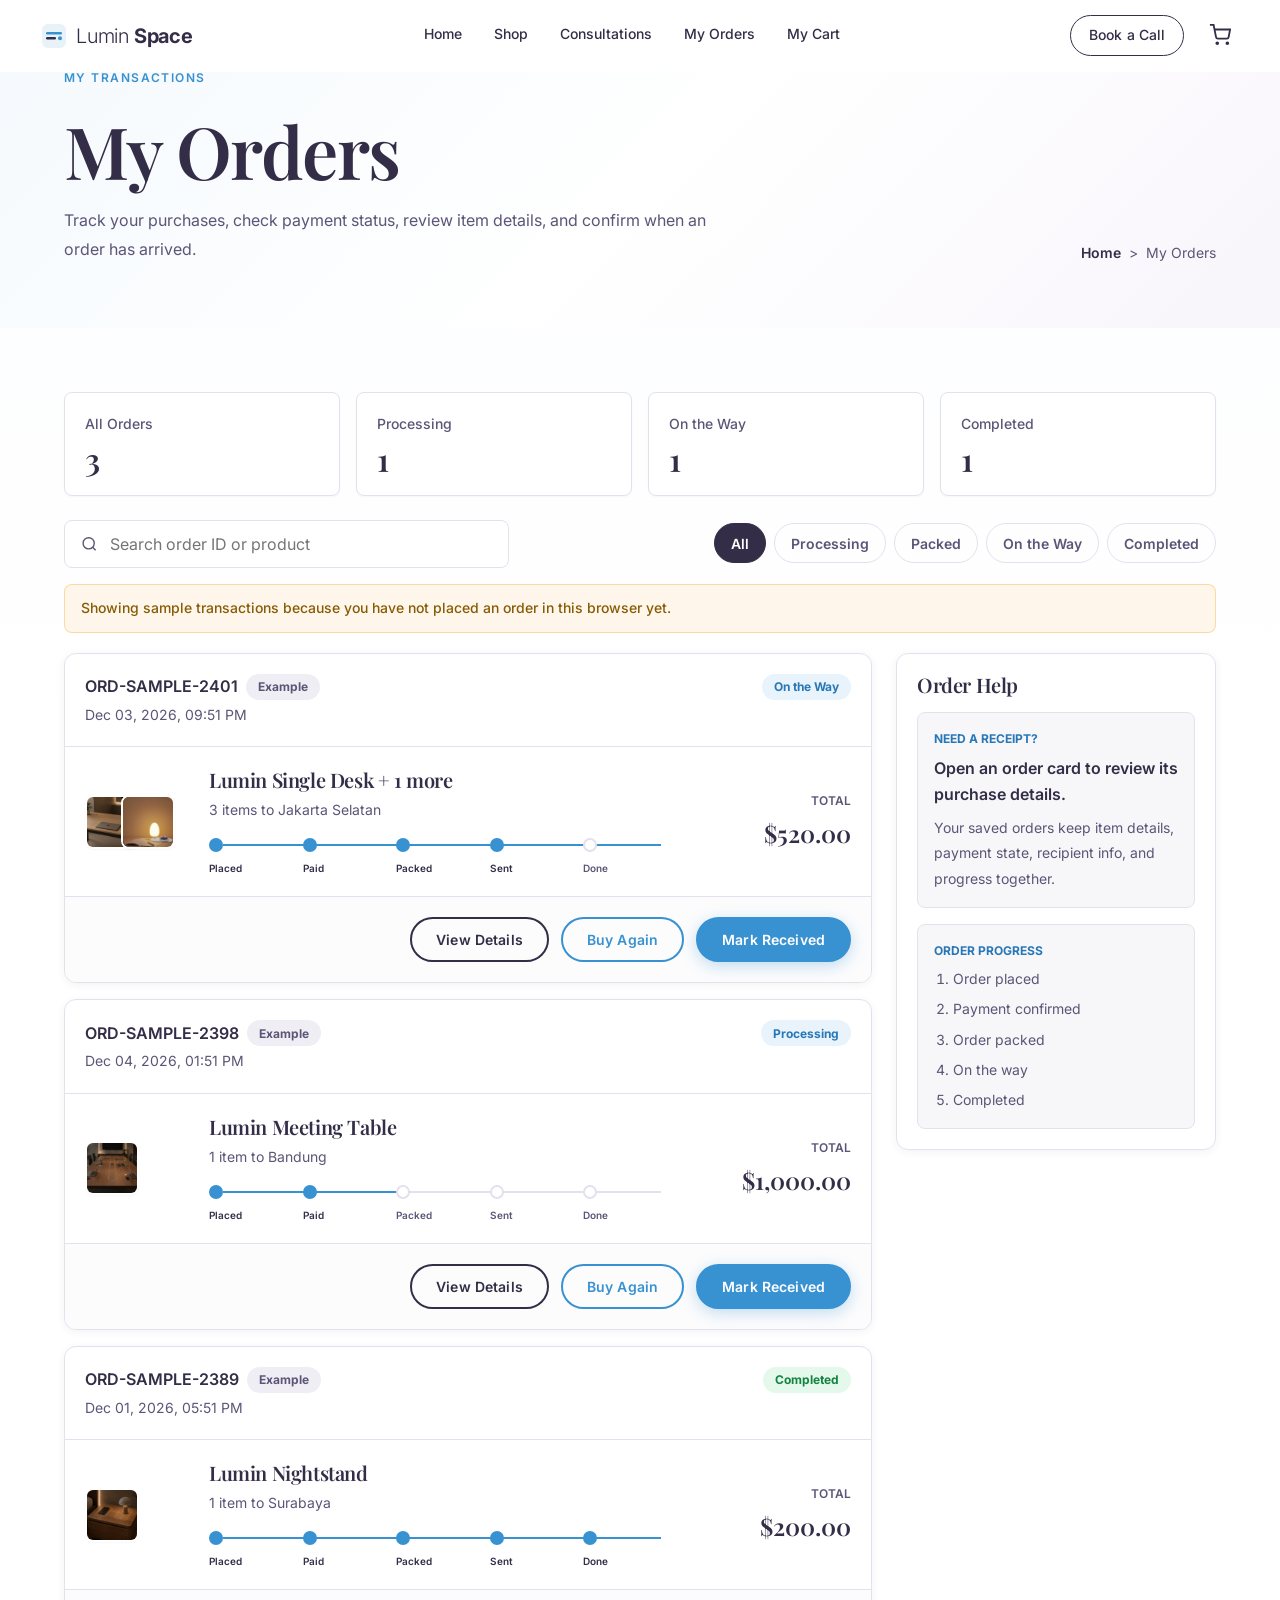
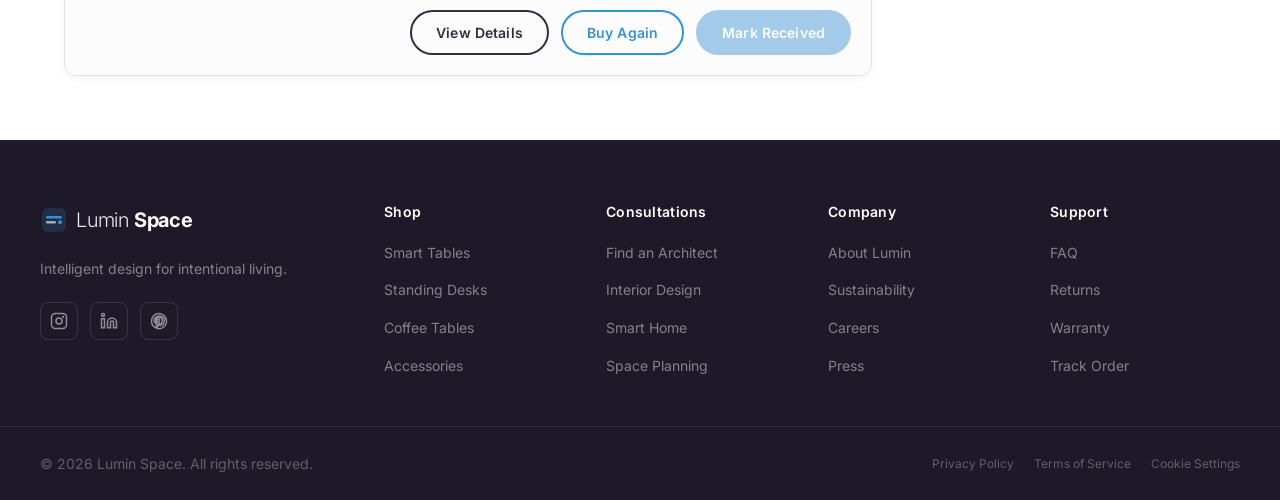
<file: orders.html>
<!DOCTYPE html>
<html lang="en">
<head>
  <meta charset="UTF-8" />
  <meta name="viewport" content="width=device-width, initial-scale=1.0" />
  <title>My Orders - Lumin Space</title>
  <meta name="description" content="Track your Lumin Space orders, payment status, product details, and order progress." />
  <link rel="preconnect" href="https://fonts.googleapis.com" />
  <link rel="preconnect" href="https://fonts.gstatic.com" crossorigin />
  <link href="https://fonts.googleapis.com/css2?family=Inter:wght@300;400;500;600;700&family=Playfair+Display:ital,wght@0,400;0,600;0,700;1,400&display=swap" rel="stylesheet" />
  <link rel="stylesheet" href="style.css" />
  <script src="js/components.js"></script>
</head>
<body>

<main class="orders-page">
  <section class="page-hero" aria-label="Orders header">
    <div class="section-container">
      <div class="page-hero__inner">
        <div>
          <span class="section-label">My Transactions</span>
          <h1 class="page-hero__title">My Orders</h1>
          <p class="page-hero__sub">Track your purchases, check payment status, review item details, and confirm when an order has arrived.</p>
        </div>
        <div class="page-hero__breadcrumb" aria-label="Breadcrumb">
          <a href="index.html">Home</a>
          <span aria-hidden="true">&gt;</span>
          <span aria-current="page">My Orders</span>
        </div>
      </div>
    </div>
  </section>

  <section class="orders-section" aria-label="My orders">
    <div class="section-container">
      <div class="orders-stats" id="orders-stats" aria-label="My order summary"></div>

      <div class="orders-toolbar">
        <div class="orders-search">
          <svg width="18" height="18" viewBox="0 0 24 24" fill="none" stroke="currentColor" stroke-width="2" aria-hidden="true"><circle cx="11" cy="11" r="8"/><path d="M21 21l-4.35-4.35"/></svg>
          <label for="order-search" class="sr-only">Search orders</label>
          <input type="search" id="order-search" placeholder="Search order ID or product" />
        </div>

        <div class="orders-tabs" role="tablist" aria-label="Filter orders by status">
          <button class="orders-tab active" data-filter="all" role="tab" aria-selected="true">All</button>
          <button class="orders-tab" data-filter="processing" role="tab" aria-selected="false">Processing</button>
          <button class="orders-tab" data-filter="packed" role="tab" aria-selected="false">Packed</button>
          <button class="orders-tab" data-filter="shipped" role="tab" aria-selected="false">On the Way</button>
          <button class="orders-tab" data-filter="completed" role="tab" aria-selected="false">Completed</button>
        </div>
      </div>

      <div class="orders-demo-note" id="orders-demo-note">
        Showing sample transactions because you have not placed an order in this browser yet.
      </div>

      <div class="orders-layout">
        <div class="orders-list" id="orders-list" aria-live="polite"></div>

        <aside class="orders-side-panel" aria-label="Order help">
          <h2>Order Help</h2>
          <div class="orders-side-card">
            <span class="side-card-label">Need a receipt?</span>
            <strong>Open an order card to review its purchase details.</strong>
            <p>Your saved orders keep item details, payment state, recipient info, and progress together.</p>
          </div>
          <div class="orders-side-card">
            <span class="side-card-label">Order Progress</span>
            <ol class="orders-flow">
              <li>Order placed</li>
              <li>Payment confirmed</li>
              <li>Order packed</li>
              <li>On the way</li>
              <li>Completed</li>
            </ol>
          </div>
        </aside>
      </div>
    </div>
  </section>
</main>

<script src="js/store.js"></script>
<script src="js/ui.js"></script>
<script>
document.addEventListener('DOMContentLoaded', () => {
  const listEl = document.getElementById('orders-list');
  const statsEl = document.getElementById('orders-stats');
  const searchEl = document.getElementById('order-search');
  const tabs = Array.from(document.querySelectorAll('.orders-tab'));
  const demoNote = document.getElementById('orders-demo-note');

  const statusMeta = {
    processing: { label: 'Processing', tone: 'info', step: 2 },
    packed: { label: 'Packed', tone: 'warning', step: 3 },
    shipped: { label: 'On the Way', tone: 'info', step: 4 },
    completed: { label: 'Completed', tone: 'success', step: 5 },
    cancelled: { label: 'Cancelled', tone: 'danger', step: 1 }
  };

  const sampleOrders = [
    {
      orderId: 'ORD-SAMPLE-2401',
      status: 'shipped',
      paymentStatus: 'paid',
      createdAt: new Date(Date.now() - 1000 * 60 * 60 * 20).toISOString(),
      customer: { name: 'Nadia Pramesti', email: 'nadia@example.com', city: 'Jakarta Selatan' },
      items: [
        { id: 'desk', name: 'Lumin Single Desk', finish: 'Oak / White Base', size: '160x80 cm', qty: 1, price: 500, image: './assets/Lumin Single Desk.png' },
        { id: 'egg_lamp', name: 'Lumin Egg Lamp', finish: 'Warm White', size: 'Standard', qty: 2, price: 10, image: './assets/Egglamp.png' }
      ],
      subtotal: 520,
      total: 520,
      demo: true
    },
    {
      orderId: 'ORD-SAMPLE-2398',
      status: 'processing',
      paymentStatus: 'paid',
      createdAt: new Date(Date.now() - 1000 * 60 * 60 * 4).toISOString(),
      customer: { name: 'Raka Mahendra', email: 'raka@example.com', city: 'Bandung' },
      items: [
        { id: 'apex_pro', name: 'Lumin Meeting Table', finish: 'Natural Walnut', size: '140x70 cm', qty: 1, price: 1000, image: './assets/Lumin Meeting Table.png' }
      ],
      subtotal: 1000,
      total: 1000,
      demo: true
    },
    {
      orderId: 'ORD-SAMPLE-2389',
      status: 'completed',
      paymentStatus: 'paid',
      createdAt: new Date(Date.now() - 1000 * 60 * 60 * 72).toISOString(),
      customer: { name: 'Mira Santoso', email: 'mira@example.com', city: 'Surabaya' },
      items: [
        { id: 'desk_lamp', name: 'Lumin Nightstand', finish: 'Warm Walnut', size: '60x45 cm', qty: 1, price: 200, image: './assets/Lumin Nightstand.png' }
      ],
      subtotal: 200,
      total: 200,
      demo: true
    }
  ];

  let activeFilter = 'all';

  function getOrders() {
    const saved = Store.getOrders ? Store.getOrders() : [];
    demoNote.style.display = saved.length ? 'none' : 'block';
    return saved.length ? saved : sampleOrders;
  }

  function getItemImage(item) {
    if (item.image) return item.image;
    const product = window.PRODUCTS && window.PRODUCTS[item.id];
    if (product) return product.image;

    const itemText = `${item.id || ''} ${item.name || ''}`.toLowerCase();
    if (itemText.includes('elena')) return './assets/architect_profile.png';
    if (itemText.includes('marco') || itemText.includes('marcus')) return './assets/consultant_marco.png';
    if (itemText.includes('saya') || itemText.includes('saraswati')) return './assets/consultant_saya.png';
    if (itemText.includes('consult')) return './assets/architect_profile.png';

    return './assets/Lumin Single Desk.png';
  }

  function formatDate(value) {
    return new Intl.DateTimeFormat('en', {
      day: '2-digit',
      month: 'short',
      year: 'numeric',
      hour: '2-digit',
      minute: '2-digit'
    }).format(new Date(value));
  }

  function escapeHtml(value) {
    return String(value ?? '').replace(/[&<>"']/g, char => ({
      '&': '&amp;',
      '<': '&lt;',
      '>': '&gt;',
      '"': '&quot;',
      "'": '&#39;'
    }[char]));
  }

  function statusBadge(status) {
    const meta = statusMeta[status] || statusMeta.processing;
    return `<span class="order-status order-status--${meta.tone}">${meta.label}</span>`;
  }

  function renderStats(orders) {
    const stats = [
      { label: 'All Orders', value: orders.length },
      { label: 'Processing', value: orders.filter(i => i.status === 'processing').length },
      { label: 'On the Way', value: orders.filter(i => i.status === 'shipped').length },
      { label: 'Completed', value: orders.filter(i => i.status === 'completed').length }
    ];

    statsEl.innerHTML = stats.map(stat => `
      <div class="orders-stat">
        <span>${stat.label}</span>
        <strong>${stat.value}</strong>
      </div>
    `).join('');
  }

  function renderTimeline(order) {
    const activeStep = (statusMeta[order.status] || statusMeta.processing).step;
    const steps = ['Placed', 'Paid', 'Packed', 'Sent', 'Done'];

    return `
      <div class="order-timeline" aria-label="Order progress">
        ${steps.map((step, index) => `
          <div class="timeline-step ${index + 1 <= activeStep ? 'is-active' : ''}">
            <span></span>
            <small>${step}</small>
          </div>
        `).join('')}
      </div>
    `;
  }

  function renderOrder(order) {
    const items = Array.isArray(order.items) ? order.items : [];
    const firstItem = items[0] || { name: 'Order item' };
    const itemCount = items.reduce((sum, item) => sum + Number(item.qty || 0), 0);
    const total = order.total ?? order.subtotal ?? 0;

    return `
      <article class="order-card" data-order-id="${order.orderId}">
        <div class="order-card__top">
          <div>
            <div class="order-id-row">
              <strong>${escapeHtml(order.orderId)}</strong>
              ${order.demo ? '<span class="order-demo-pill">Example</span>' : ''}
            </div>
            <span class="order-date">${formatDate(order.createdAt || Date.now())}</span>
          </div>
          ${statusBadge(order.status)}
        </div>

        <div class="order-card__main">
          <div class="order-product-stack" aria-hidden="true">
            ${items.slice(0, 3).map(item => `<img src="${escapeHtml(getItemImage(item))}" alt="" loading="lazy" />`).join('')}
          </div>
          <div class="order-card__info">
            <h2>${escapeHtml(firstItem.name)}${items.length > 1 ? ` + ${items.length - 1} more` : ''}</h2>
            <p>${itemCount} item${itemCount !== 1 ? 's' : ''} to ${escapeHtml(order.customer?.city || 'your address')}</p>
            ${renderTimeline(order)}
          </div>
          <div class="order-card__total">
            <span>Total</span>
            <strong>${Store.formatPrice(total)}</strong>
          </div>
        </div>

        <div class="order-details" hidden>
          <div class="order-details__grid">
            <div>
              <h3>Items</h3>
              <div class="order-items">
                ${items.map(item => `
                  <div class="order-item-row">
                    <img src="${escapeHtml(getItemImage(item))}" alt="${escapeHtml(item.name)}" loading="lazy" />
                    <div>
                      <strong>${escapeHtml(item.name)}</strong>
                      <span>${escapeHtml([item.finish, item.size].filter(Boolean).join(' - ') || 'Standard')} - Qty ${escapeHtml(item.qty)}</span>
                    </div>
                    <b>${Store.formatPrice((item.price || 0) * (item.qty || 1))}</b>
                  </div>
                `).join('')}
              </div>
            </div>
            <div>
              <h3>Recipient</h3>
              <dl class="order-customer">
                <div><dt>Name</dt><dd>${escapeHtml(order.customer?.name || '-')}</dd></div>
                <div><dt>Email</dt><dd>${escapeHtml(order.customer?.email || '-')}</dd></div>
                <div><dt>City</dt><dd>${escapeHtml(order.customer?.city || '-')}</dd></div>
                <div><dt>Payment</dt><dd>${escapeHtml(order.paymentStatus || 'paid')}</dd></div>
              </dl>
            </div>
          </div>
        </div>

        <div class="order-card__actions">
          <button class="btn btn-ghost btn-sm order-toggle" type="button">View Details</button>
          <button class="btn btn-outline btn-sm order-reorder" type="button">Buy Again</button>
          <button class="btn btn-primary btn-sm order-complete" type="button" ${order.status === 'completed' ? 'disabled' : ''}>Mark Received</button>
        </div>
      </article>
    `;
  }

  function render() {
    const query = searchEl.value.trim().toLowerCase();
    const orders = getOrders();
    renderStats(orders);

    const filtered = orders.filter(order => {
      const haystack = [
        order.orderId,
        order.status,
        order.customer?.name,
        order.customer?.email,
        order.customer?.city,
        ...(Array.isArray(order.items) ? order.items.map(item => item.name) : [])
      ].filter(Boolean).join(' ').toLowerCase();

      const matchesFilter = activeFilter === 'all' || order.status === activeFilter;
      const matchesSearch = !query || haystack.includes(query);
      return matchesFilter && matchesSearch;
    });

    if (!filtered.length) {
      listEl.innerHTML = `
        <div class="orders-empty">
          <h2>No matching orders</h2>
          <p>Try another status tab or search term.</p>
          <a href="shop.html" class="btn btn-primary">Browse Collection</a>
        </div>
      `;
      return;
    }

    listEl.innerHTML = filtered.map(renderOrder).join('');

    listEl.querySelectorAll('.order-toggle').forEach(btn => {
      btn.addEventListener('click', () => {
        const card = btn.closest('.order-card');
        const details = card.querySelector('.order-details');
        const isHidden = details.hasAttribute('hidden');
        details.toggleAttribute('hidden', !isHidden);
        btn.textContent = isHidden ? 'Hide Details' : 'View Details';
      });
    });

    listEl.querySelectorAll('.order-reorder').forEach(btn => {
      btn.addEventListener('click', () => {
        const order = orders.find(item => item.orderId === btn.closest('.order-card').dataset.orderId);
        if (!order) return;
        (Array.isArray(order.items) ? order.items : []).forEach(item => {
          const qty = Math.max(1, Number(item.qty) || 1);
          for (let i = 0; i < qty; i += 1) {
            Store.addItem({
              id: item.id,
              name: item.name,
              price: item.price,
              image: getItemImage(item),
              finish: item.finish || '',
              size: item.size || ''
            });
          }
        });
        if (typeof showToast === 'function') showToast('Items added back to cart.');
      });
    });

    listEl.querySelectorAll('.order-complete').forEach(btn => {
      btn.addEventListener('click', () => {
        const orderId = btn.closest('.order-card').dataset.orderId;
        const order = orders.find(item => item.orderId === orderId);
        if (!order || order.demo) {
          if (typeof showToast === 'function') showToast('Sample orders cannot be updated.');
          return;
        }
        Store.updateOrderStatus(orderId, 'completed');
        if (typeof showToast === 'function') showToast('Order marked as received.');
        render();
      });
    });
  }

  tabs.forEach(tab => {
    tab.addEventListener('click', () => {
      activeFilter = tab.dataset.filter;
      tabs.forEach(item => {
        item.classList.toggle('active', item === tab);
        item.setAttribute('aria-selected', item === tab ? 'true' : 'false');
      });
      render();
    });
  });

  searchEl.addEventListener('input', render);
  window.addEventListener('orders:updated', render);
  render();
});
</script>
</body>
</html>
</file>
<file: style.css>
/* =========================================================
   LUMIN SPACE — Master Stylesheet
   Version: 1.0
   Structure:
     1. Design Tokens & CSS Custom Properties
     2. CSS Reset & Base
     3. Typography
     4. Utilities
     5. Components (Buttons, Cards, Badges)
     6. Layout Containers
     7. Navigation
     8. Hero Section
     9. Stats Bar
    10. Shop / E-Commerce Section
    11. How It Works
    12. Consultations / Marketplace
    13. Testimonials
    14. CTA Band / Newsletter
    15. Footer
    16. Cart Drawer
    17. Toast Notification
    18. Animations & Keyframes
    19. Responsive Overrides
   ========================================================= */

/* =========================================================
   1. DESIGN TOKENS
   ========================================================= */
:root {
  /* Brand Colors */
  --color-white: #ffffff;
  --color-accent: #3892d1;
  /* Tech Blue — CTA, active states */
  --color-accent-hover: #2878b8;
  /* Darker blue on hover */
  --color-accent-light: #e8f3fb;
  /* Soft tint for backgrounds */
  --color-deep: #342d47;
  /* Deep Purple — text, borders */
  --color-deep-light: #5c5577;
  /* Muted variant */
  --color-bg: #ffffff;
  --color-bg-alt: #f7f7f9;
  --color-bg-subtle: #f0eef5;
  --color-border: #e4e1ed;
  --color-border-dark: #342d47;

  /* Success / Warning / Error */
  --color-success: #22c55e;
  --color-warning: #f59e0b;
  --color-error: #ef4444;

  /* Typography */
  --font-sans: 'Inter', system-ui, -apple-system, sans-serif;
  --font-serif: 'Playfair Display', Georgia, serif;

  --text-xs: 0.75rem;
  /* 12px */
  --text-sm: 0.875rem;
  /* 14px */
  --text-base: 1rem;
  /* 16px */
  --text-md: 1.125rem;
  /* 18px */
  --text-lg: 1.25rem;
  /* 20px */
  --text-xl: 1.5rem;
  /* 24px */
  --text-2xl: 2rem;
  /* 32px */
  --text-3xl: 2.5rem;
  /* 40px */
  --text-4xl: 3.25rem;
  /* 52px */
  --text-5xl: 4rem;
  /* 64px */

  --fw-light: 300;
  --fw-regular: 400;
  --fw-medium: 500;
  --fw-semi: 600;
  --fw-bold: 700;

  --leading-tight: 1.1;
  --leading-snug: 1.3;
  --leading-normal: 1.6;
  --leading-loose: 1.8;

  /* Spacing (8px base) */
  --space-1: 0.25rem;
  /* 4px */
  --space-2: 0.5rem;
  /* 8px */
  --space-3: 0.75rem;
  /* 12px */
  --space-4: 1rem;
  /* 16px */
  --space-5: 1.25rem;
  /* 20px */
  --space-6: 1.5rem;
  /* 24px */
  --space-8: 2rem;
  /* 32px */
  --space-10: 2.5rem;
  /* 40px */
  --space-12: 3rem;
  /* 48px */
  --space-16: 4rem;
  /* 64px */
  --space-20: 5rem;
  /* 80px */
  --space-24: 6rem;
  /* 96px */
  --space-32: 8rem;
  /* 128px */

  /* Border Radius */
  --radius-sm: 4px;
  --radius-md: 8px;
  --radius-lg: 12px;
  --radius-xl: 20px;
  --radius-2xl: 28px;
  --radius-full: 9999px;

  /* Shadows */
  --shadow-xs: 0 1px 2px rgba(52, 45, 71, 0.04);
  --shadow-sm: 0 2px 8px rgba(52, 45, 71, 0.06);
  --shadow-md: 0 4px 20px rgba(52, 45, 71, 0.08);
  --shadow-lg: 0 8px 40px rgba(52, 45, 71, 0.12);
  --shadow-xl: 0 16px 64px rgba(52, 45, 71, 0.16);
  --shadow-accent: 0 8px 32px rgba(56, 146, 209, 0.25);

  /* Transitions */
  --transition-fast: 150ms ease;
  --transition-base: 250ms ease;
  --transition-slow: 400ms ease;
  --transition-bounce: 300ms cubic-bezier(0.34, 1.56, 0.64, 1);
  --page-transition-duration: 360ms;

  /* Layout */
  --nav-height: 72px;
  --container-max: 1280px;
  --container-pad: clamp(1.25rem, 5vw, 2.5rem);
}


/* =========================================================
   2. CSS RESET & BASE
   ========================================================= */
*,
*::before,
*::after {
  box-sizing: border-box;
  margin: 0;
  padding: 0;
}

html {
  scroll-behavior: smooth;
  -webkit-text-size-adjust: 100%;
  font-size: 16px;
}

body {
  font-family: var(--font-sans);
  font-size: var(--text-base);
  line-height: var(--leading-normal);
  color: var(--color-deep);
  background-color: var(--color-bg);
  -webkit-font-smoothing: antialiased;
  -moz-osx-font-smoothing: grayscale;
  overflow-x: hidden;
}

/* Page transition (fade out on navigation) */
body.page-transitioning {
  transition: opacity var(--page-transition-duration) ease;
  opacity: 0;
}

img,
video {
  display: block;
  max-width: 100%;
  height: auto;
}

a {
  color: inherit;
  text-decoration: none;
}

button {
  cursor: pointer;
  font-family: inherit;
  border: none;
  background: none;
}

ul {
  list-style: none;
}

input,
textarea {
  font-family: inherit;
  font-size: inherit;
}

/* Screen-reader only utility */
.sr-only {
  position: absolute;
  width: 1px;
  height: 1px;
  padding: 0;
  margin: -1px;
  overflow: hidden;
  clip: rect(0, 0, 0, 0);
  white-space: nowrap;
  border: 0;
}


/* =========================================================
   3. TYPOGRAPHY
   ========================================================= */
h1,
h2,
h3,
h4,
h5,
h6 {
  font-family: var(--font-serif);
  font-weight: var(--fw-semi);
  color: var(--color-deep);
  line-height: var(--leading-tight);
  letter-spacing: -0.02em;
}

p {
  color: var(--color-deep-light);
  line-height: var(--leading-loose);
}

strong {
  font-weight: var(--fw-semi);
  color: var(--color-deep);
}


/* =========================================================
   4. UTILITIES
   ========================================================= */

/* Fade-in on scroll */
.fade-in {
  opacity: 0;
  transform: translateY(24px);
  transition: opacity 0.6s ease, transform 0.6s ease;
}

.fade-in.visible {
  opacity: 1;
  transform: translateY(0);
}

/* Staggered delays */
.fade-in:nth-child(2) {
  transition-delay: 0.1s;
}

.fade-in:nth-child(3) {
  transition-delay: 0.2s;
}

.fade-in:nth-child(4) {
  transition-delay: 0.3s;
}


/* =========================================================
   5. COMPONENTS
   ========================================================= */

/* --- Buttons -------------------------------------------- */
.btn {
  display: inline-flex;
  align-items: center;
  gap: var(--space-2);
  padding: 0.75rem 1.5rem;
  border-radius: var(--radius-full);
  font-size: var(--text-sm);
  font-weight: var(--fw-semi);
  font-family: var(--font-sans);
  letter-spacing: 0.01em;
  transition: all var(--transition-base);
  cursor: pointer;
  border: 2px solid transparent;
  white-space: nowrap;
  text-decoration: none;
}

/* Primary – Tech Blue fill */
.btn-primary {
  background: var(--color-accent);
  color: var(--color-white);
  border-color: var(--color-accent);
  box-shadow: 0 4px 16px rgba(56, 146, 209, 0.3);
}

.btn-primary:hover {
  background: var(--color-accent-hover);
  border-color: var(--color-accent-hover);
  box-shadow: var(--shadow-accent);
  transform: translateY(-1px);
}

.btn-primary:active {
  transform: translateY(0);
  box-shadow: none;
}

.btn-primary:disabled {
  opacity: 0.45;
  cursor: not-allowed;
  transform: none;
  box-shadow: none;
}

/* Ghost – Deep Purple outline */
.btn-ghost {
  background: transparent;
  color: var(--color-deep);
  border-color: var(--color-border-dark);
}

.btn-ghost:hover {
  background: var(--color-deep);
  color: var(--color-white);
  transform: translateY(-1px);
}

/* Outline – subdued border */
.btn-outline {
  background: transparent;
  color: var(--color-accent);
  border-color: var(--color-accent);
}

.btn-outline:hover {
  background: var(--color-accent);
  color: var(--color-white);
  transform: translateY(-1px);
}

/* Small outline for nav */
.btn-outline-sm {
  padding: 0.5rem 1.1rem;
  border-radius: var(--radius-full);
  font-size: var(--text-sm);
  font-weight: var(--fw-medium);
  border: 1.5px solid var(--color-border-dark);
  color: var(--color-deep);
  transition: all var(--transition-base);
}

.btn-outline-sm:hover {
  background: var(--color-deep);
  color: var(--color-white);
}

/* Large size */
.btn-lg {
  padding: 0.9rem 2rem;
  font-size: var(--text-base);
}

/* Full width */
.btn-full {
  width: 100%;
  justify-content: center;
}

/* Section labels */
.section-label {
  display: inline-block;
  font-size: var(--text-xs);
  font-weight: var(--fw-semi);
  letter-spacing: 0.12em;
  text-transform: uppercase;
  color: var(--color-accent);
  margin-bottom: var(--space-3);
}

.section-label--light {
  color: rgba(56, 146, 209, 0.85);
}

.section-header {
  text-align: center;
  max-width: 640px;
  margin: 0 auto var(--space-12);
}

.section-title {
  font-size: clamp(var(--text-2xl), 4vw, var(--text-3xl));
  margin-bottom: var(--space-4);
}

.section-subtitle {
  font-size: var(--text-md);
  line-height: var(--leading-loose);
}

/* Tags */
.tag {
  display: inline-block;
  padding: 0.25rem 0.75rem;
  border-radius: var(--radius-full);
  font-size: var(--text-xs);
  font-weight: var(--fw-medium);
  background: var(--color-accent-light);
  color: var(--color-accent);
  border: 1px solid rgba(56, 146, 209, 0.2);
}


/* =========================================================
   6. LAYOUT CONTAINERS
   ========================================================= */
.nav-container,
.hero-container,
.stats-container,
.section-container,
.footer-container {
  width: 100%;
  max-width: var(--container-max);
  margin: 0 auto;
  padding: 0 var(--container-pad);
}


/* =========================================================
   7. NAVIGATION
   ========================================================= */
.navbar {
  position: fixed;
  top: 0;
  left: 0;
  right: 0;
  z-index: 900;
  height: var(--nav-height);
  background: rgba(255, 255, 255, 0.92);
  backdrop-filter: blur(16px);
  -webkit-backdrop-filter: blur(16px);
  border-bottom: 1px solid transparent;
  transition: border-color var(--transition-base), box-shadow var(--transition-base);
}

/* Scrolled state — added via JS */
.navbar.scrolled {
  border-bottom-color: var(--color-border);
  box-shadow: var(--shadow-sm);
}

.nav-container {
  height: 100%;
  display: flex;
  align-items: center;
  justify-content: space-between;
  gap: var(--space-6);
}

/* Logo */
.nav-logo {
  display: flex;
  align-items: center;
  gap: var(--space-2);
  flex-shrink: 0;
}

.logo-icon {
  display: flex;
  align-items: center;
}

.logo-text {
  font-family: var(--font-sans);
  font-size: var(--text-lg);
  font-weight: var(--fw-light);
  color: var(--color-deep);
  letter-spacing: -0.01em;
}

.logo-text strong {
  font-weight: var(--fw-bold);
  color: var(--color-deep);
}

.logo-text--light {
  color: rgba(255, 255, 255, 0.9);
}

.logo-text--light strong {
  color: var(--color-white);
}

/* Desktop nav links */
.nav-links {
  display: flex;
  align-items: center;
  gap: var(--space-8);
}

.nav-link {
  font-size: var(--text-sm);
  font-weight: var(--fw-medium);
  color: var(--color-deep);
  position: relative;
  padding-bottom: 2px;
  transition: color var(--transition-fast);
}

.nav-link::after {
  content: '';
  position: absolute;
  bottom: -2px;
  left: 0;
  width: 0;
  height: 2px;
  background: var(--color-accent);
  border-radius: var(--radius-full);
  transition: width var(--transition-base);
}

.nav-link:hover {
  color: var(--color-accent);
}

.nav-link:hover::after {
  width: 100%;
}

/* Nav action area */
.nav-actions {
  display: flex;
  align-items: center;
  gap: var(--space-4);
}

/* Cart toggle button */
.cart-toggle {
  position: relative;
  display: flex;
  align-items: center;
  justify-content: center;
  width: 40px;
  height: 40px;
  border-radius: var(--radius-md);
  color: var(--color-deep);
  transition: background var(--transition-fast), color var(--transition-fast);
}

.cart-toggle:hover {
  background: var(--color-accent-light);
  color: var(--color-accent);
}

.cart-badge {
  position: absolute;
  top: 4px;
  right: 4px;
  min-width: 16px;
  height: 16px;
  padding: 0 4px;
  border-radius: var(--radius-full);
  background: var(--color-accent);
  color: var(--color-white);
  font-size: 10px;
  font-weight: var(--fw-bold);
  display: flex;
  align-items: center;
  justify-content: center;
  line-height: 1;
}

.cart-badge[data-count="0"] {
  opacity: 0;
  transform: scale(0);
  transition: opacity var(--transition-bounce), transform var(--transition-bounce);
}

/* Hamburger */
.hamburger {
  display: none;
  flex-direction: column;
  gap: 5px;
  width: 36px;
  height: 36px;
  align-items: center;
  justify-content: center;
  border-radius: var(--radius-md);
  transition: background var(--transition-fast);
}

.hamburger:hover {
  background: var(--color-accent-light);
}

.hamburger span {
  display: block;
  width: 22px;
  height: 2px;
  background: var(--color-deep);
  border-radius: var(--radius-full);
  transition: transform var(--transition-base), opacity var(--transition-base);
}

.hamburger.open span:nth-child(1) {
  transform: translateY(7px) rotate(45deg);
}

.hamburger.open span:nth-child(2) {
  opacity: 0;
}

.hamburger.open span:nth-child(3) {
  transform: translateY(-7px) rotate(-45deg);
}

/* Mobile menu */
.mobile-menu {
  display: none;
  flex-direction: column;
  background: var(--color-white);
  border-top: 1px solid var(--color-border);
  padding: var(--space-4) var(--container-pad);
  gap: var(--space-1);
  box-shadow: var(--shadow-md);
}

.mobile-menu.open {
  display: flex;
}

.mobile-link {
  display: block;
  padding: var(--space-3) var(--space-2);
  font-size: var(--text-base);
  font-weight: var(--fw-medium);
  color: var(--color-deep);
  border-radius: var(--radius-md);
  transition: background var(--transition-fast), color var(--transition-fast);
}

.mobile-link:hover {
  background: var(--color-accent-light);
  color: var(--color-accent);
}

.mobile-link--accent {
  color: var(--color-accent);
  font-weight: var(--fw-semi);
}


/* =========================================================
   8. HERO SECTION
   ========================================================= */
.hero {
  min-height: 100vh;
  padding-top: var(--nav-height);
  display: flex;
  flex-direction: column;
  position: relative;
  overflow: hidden;
  background: var(--color-white);
}

/* Decorative subtle grid overlay */
.hero-bg-grid {
  position: absolute;
  inset: 0;
  background-image:
    linear-gradient(rgba(52, 45, 71, 0.025) 1px, transparent 1px),
    linear-gradient(90deg, rgba(52, 45, 71, 0.025) 1px, transparent 1px);
  background-size: 60px 60px;
  pointer-events: none;
}

/* Blob decorations */
.hero-blob {
  position: absolute;
  border-radius: 50%;
  filter: blur(80px);
  pointer-events: none;
  opacity: 0.35;
}

.hero-blob--1 {
  width: 500px;
  height: 500px;
  background: radial-gradient(circle, rgba(56, 146, 209, 0.18) 0%, transparent 70%);
  top: -100px;
  right: -100px;
  animation: blobFloat 8s ease-in-out infinite;
}

.hero-blob--2 {
  width: 400px;
  height: 400px;
  background: radial-gradient(circle, rgba(52, 45, 71, 0.08) 0%, transparent 70%);
  bottom: 10%;
  left: -80px;
  animation: blobFloat 10s ease-in-out infinite 2s;
}

.hero-container {
  flex: 1;
  display: grid;
  grid-template-columns: 1fr 1fr;
  align-items: center;
  gap: var(--space-12);
  padding-top: var(--space-16);
  padding-bottom: var(--space-16);
}

/* Hero Content (left) */
.hero-content {
  display: flex;
  flex-direction: column;
  gap: var(--space-6);
  z-index: 1;
}

/* Badge pill */
.hero-badge {
  display: inline-flex;
  align-items: center;
  gap: var(--space-2);
  padding: var(--space-2) var(--space-4);
  border-radius: var(--radius-full);
  background: var(--color-accent-light);
  border: 1px solid rgba(56, 146, 209, 0.3);
  font-size: var(--text-xs);
  font-weight: var(--fw-semi);
  color: var(--color-accent);
  letter-spacing: 0.04em;
  width: fit-content;
}

.badge-dot {
  width: 6px;
  height: 6px;
  border-radius: 50%;
  background: var(--color-accent);
  animation: pulse 2s ease-in-out infinite;
}

/* Hero headline */
.hero-headline {
  font-family: var(--font-serif);
  font-size: clamp(2.4rem, 5.5vw, var(--text-5xl));
  font-weight: var(--fw-bold);
  line-height: 1.05;
  letter-spacing: -0.03em;
  color: var(--color-deep);
}

.hero-headline--accent {
  font-style: italic;
  color: var(--color-accent);
}

/* Subtext */
.hero-subtext {
  font-size: var(--text-md);
  color: var(--color-deep-light);
  line-height: var(--leading-loose);
  max-width: 480px;
}

/* CTA buttons */
.hero-ctas {
  display: flex;
  flex-wrap: wrap;
  gap: var(--space-4);
}

/* Trust signals */
.hero-trust {
  display: flex;
  flex-wrap: wrap;
  gap: var(--space-5);
}

.trust-item {
  display: flex;
  align-items: center;
  gap: var(--space-2);
  font-size: var(--text-sm);
  color: var(--color-deep-light);
  font-weight: var(--fw-medium);
}

/* Hero visual (right) */
.hero-visual {
  position: relative;
  z-index: 1;
}

.hero-image-frame {
  position: relative;
  border-radius: var(--radius-2xl);
  overflow: hidden;
  box-shadow: var(--shadow-xl);
  background: var(--color-bg-alt);
  aspect-ratio: 4/3;
}

.hero-img {
  width: 100%;
  height: 100%;
  object-fit: cover;
  transition: transform 0.8s ease;
}

.hero-image-frame:hover .hero-img {
  transform: scale(1.03);
}

/* Floating charge indicator card */
.charge-indicator {
  position: absolute;
  bottom: var(--space-5);
  left: var(--space-5);
  display: flex;
  align-items: center;
  gap: var(--space-3);
  background: rgba(255, 255, 255, 0.95);
  backdrop-filter: blur(12px);
  border: 1px solid var(--color-border);
  border-radius: var(--radius-lg);
  padding: var(--space-3) var(--space-4);
  box-shadow: var(--shadow-md);
}

.charge-pulse {
  width: 12px;
  height: 12px;
  border-radius: 50%;
  background: var(--color-accent);
  flex-shrink: 0;
  animation: pulse 2s ease-in-out infinite;
  box-shadow: 0 0 0 0 rgba(56, 146, 209, 0.4);
}

.charge-info strong {
  display: block;
  font-size: var(--text-xs);
  font-weight: var(--fw-semi);
  color: var(--color-deep);
}

.charge-info span {
  display: block;
  font-size: 10px;
  color: var(--color-accent);
  font-weight: var(--fw-medium);
}

/* Floating rating card */
.hero-rating-card {
  position: absolute;
  top: var(--space-5);
  right: var(--space-5);
  display: flex;
  align-items: center;
  gap: var(--space-3);
  background: rgba(255, 255, 255, 0.95);
  backdrop-filter: blur(12px);
  border: 1px solid var(--color-border);
  border-radius: var(--radius-lg);
  padding: var(--space-3) var(--space-4);
  box-shadow: var(--shadow-md);
}

.rating-stars {
  font-size: var(--text-sm);
  color: #f59e0b;
  letter-spacing: 1px;
}

.rating-info strong {
  display: block;
  font-size: var(--text-xs);
  font-weight: var(--fw-bold);
  color: var(--color-deep);
}

.rating-info span {
  display: block;
  font-size: 10px;
  color: var(--color-deep-light);
}

/* Scroll indicator */
.scroll-indicator {
  display: flex;
  flex-direction: column;
  align-items: center;
  gap: var(--space-2);
  padding-bottom: var(--space-8);
  font-size: var(--text-xs);
  color: var(--color-deep-light);
  letter-spacing: 0.1em;
  text-transform: uppercase;
  font-weight: var(--fw-medium);
}

.scroll-line {
  width: 1px;
  height: 40px;
  background: linear-gradient(to bottom, var(--color-accent), transparent);
  animation: scrollLine 2s ease-in-out infinite;
}


/* =========================================================
   9. STATS BAR
   ========================================================= */
.stats-bar {
  background: var(--color-deep);
  padding: var(--space-10) 0;
}

.stats-container {
  display: flex;
  align-items: center;
  justify-content: space-between;
  flex-wrap: wrap;
  gap: var(--space-6);
}

.stat-item {
  text-align: center;
  flex: 1;
  min-width: 120px;
}

.stat-number {
  display: block;
  font-family: var(--font-serif);
  font-size: clamp(var(--text-2xl), 3.5vw, var(--text-3xl));
  font-weight: var(--fw-bold);
  color: var(--color-white);
  line-height: 1;
  margin-bottom: var(--space-2);
}

.stat-label {
  font-size: var(--text-sm);
  color: rgba(255, 255, 255, 0.55);
  font-weight: var(--fw-medium);
  letter-spacing: 0.04em;
}

.stat-divider {
  width: 1px;
  height: 48px;
  background: rgba(255, 255, 255, 0.12);
  flex-shrink: 0;
}


/* =========================================================
   10. SHOP / E-COMMERCE SECTION
   ========================================================= */
.shop-section {
  padding: var(--space-24) 0;
  background: var(--color-bg);
}

/* Products grid: 1 large featured + 2 smaller side-by-side */
.products-grid {
  display: grid;
  grid-template-columns: 1.4fr 1fr 1fr;
  gap: var(--space-6);
  margin-bottom: var(--space-12);
}

/* ---- Product Card ---- */
.product-card {
  background: var(--color-white);
  border: 1px solid var(--color-border);
  border-radius: var(--radius-xl);
  overflow: hidden;
  display: flex;
  flex-direction: column;
  transition: transform var(--transition-base), box-shadow var(--transition-base), border-color var(--transition-base);
}

.product-card:hover {
  transform: translateY(-4px);
  box-shadow: var(--shadow-lg);
  border-color: rgba(56, 146, 209, 0.3);
}

/* Product Media */
.product-media {
  position: relative;
  overflow: hidden;
  background: var(--color-bg-alt);
  aspect-ratio: 4/3;
}

.product-media--compact {
  aspect-ratio: 16/9;
}

.product-img {
  width: 100%;
  height: 100%;
  object-fit: cover;
  transition: transform 0.6s ease;
}

.product-card:hover .product-img {
  transform: scale(1.04);
}

/* Wireless charging zone overlay — hidden by default, revealed on hover */
.charge-zone-overlay {
  position: absolute;
  inset: 0;
  display: flex;
  align-items: center;
  justify-content: space-around;
  background: rgba(15, 23, 42, 0.35);
  opacity: 0;
  transition: opacity var(--transition-slow);
  pointer-events: none;
}

.product-card:hover .charge-zone-overlay {
  opacity: 1;
}

.charge-zone {
  display: flex;
  flex-direction: column;
  align-items: center;
  gap: var(--space-2);
}

.charge-zone__label {
  font-size: var(--text-xs);
  font-weight: var(--fw-bold);
  color: var(--color-white);
  background: var(--color-accent);
  padding: 2px 8px;
  border-radius: var(--radius-full);
  letter-spacing: 0.04em;
}

.charge-zone__ring {
  width: 70px;
  height: 70px;
  border-radius: 50%;
  border: 2px solid var(--color-accent);
  box-shadow: 0 0 20px rgba(56, 146, 209, 0.6), inset 0 0 20px rgba(56, 146, 209, 0.2);
  animation: chargeRing 2s ease-in-out infinite;
}

.charge-zone--secondary .charge-zone__ring {
  width: 52px;
  height: 52px;
  border-color: rgba(56, 146, 209, 0.7);
}

/* Product badges */
.product-badge-featured,
.product-badge {
  position: absolute;
  top: var(--space-3);
  left: var(--space-3);
  z-index: 2;
  display: inline-flex;
  align-items: center;
  gap: 0.4rem;
  min-height: 28px;
  padding: 0.35rem 0.75rem;
  border-radius: var(--radius-full);
  border: 1px solid rgba(255, 255, 255, 0.68);
  box-shadow: 0 10px 24px rgba(20, 16, 35, 0.14);
  backdrop-filter: blur(14px);
  -webkit-backdrop-filter: blur(14px);
  font-size: 0.72rem;
  font-weight: var(--fw-semi);
  letter-spacing: 0.01em;
  line-height: 1;
}

.product-badge-featured {
  background: rgba(255, 255, 255, 0.86);
  color: var(--color-deep);
}

.product-badge {
  background: rgba(255, 255, 255, 0.8);
  color: var(--color-deep);
}

/* Quick-view hover overlay */
.product-quick-view {
  position: absolute;
  bottom: 0;
  left: 0;
  right: 0;
  padding: var(--space-4);
  display: flex;
  justify-content: center;
  transform: translateY(100%);
  transition: transform var(--transition-base);
}

.product-card:hover .product-quick-view {
  transform: translateY(0);
}

.quick-view-btn {
  padding: 0.5rem 1.5rem;
  background: rgba(255, 255, 255, 0.95);
  color: var(--color-deep);
  border-radius: var(--radius-full);
  font-size: var(--text-sm);
  font-weight: var(--fw-semi);
  backdrop-filter: blur(8px);
  transition: background var(--transition-fast);
}

.quick-view-btn:hover {
  background: var(--color-white);
}

/* Product Info */
.product-info {
  padding: var(--space-6);
  display: flex;
  flex-direction: column;
  gap: var(--space-4);
  flex: 1;
}

.product-meta {
  display: flex;
  justify-content: space-between;
  align-items: center;
  flex-wrap: wrap;
  gap: var(--space-2);
}

.product-category {
  font-size: var(--text-xs);
  font-weight: var(--fw-semi);
  color: var(--color-accent);
  letter-spacing: 0.06em;
  text-transform: uppercase;
}

.product-rating {
  display: flex;
  align-items: center;
  gap: var(--space-1);
}

.stars {
  color: #f59e0b;
  font-size: var(--text-sm);
  letter-spacing: 1px;
}

.rating-count {
  font-size: var(--text-xs);
  color: var(--color-deep-light);
}

.product-name {
  font-family: var(--font-serif);
  font-size: var(--text-xl);
  font-weight: var(--fw-bold);
  color: var(--color-deep);
  line-height: 1.2;
}

.product-tagline {
  font-size: var(--text-sm);
  color: var(--color-deep-light);
  line-height: var(--leading-normal);
  margin-top: -var(--space-2);
}

/* Tech Specs List */
.tech-specs {
  display: flex;
  flex-direction: column;
  gap: var(--space-3);
  padding: var(--space-4);
  background: var(--color-bg-alt);
  border-radius: var(--radius-lg);
  border: 1px solid var(--color-border);
}

.tech-specs--compact {
  padding: var(--space-3);
  gap: var(--space-2);
}

.spec-item {
  display: flex;
  align-items: flex-start;
  gap: var(--space-3);
}

.spec-icon {
  font-size: var(--text-base);
  flex-shrink: 0;
  margin-top: 2px;
}

.spec-item div {
  display: flex;
  flex-direction: column;
  gap: 1px;
}

.spec-item strong {
  font-size: var(--text-sm);
  font-weight: var(--fw-semi);
  color: var(--color-deep);
}

.spec-item span {
  font-size: var(--text-xs);
  color: var(--color-deep-light);
}

/* Finish Selector */
.finish-selector {
  display: flex;
  align-items: center;
  gap: var(--space-3);
  flex-wrap: wrap;
}

.finish-label {
  font-size: var(--text-sm);
  font-weight: var(--fw-medium);
  color: var(--color-deep-light);
}

.finish-options {
  display: flex;
  gap: var(--space-2);
}

.finish-swatch {
  width: 24px;
  height: 24px;
  border-radius: 50%;
  border: 2px solid transparent;
  transition: all var(--transition-fast);
  outline-offset: 2px;
}

.finish-swatch:hover,
.finish-swatch.active {
  outline: 2px solid var(--color-accent);
  transform: scale(1.15);
}

.finish-swatch--walnut {
  background: #7b5e40;
}

.finish-swatch--ebony {
  background: #1a1a1a;
}

.finish-swatch--ash {
  background: #e8e0d2;
  border: 1.5px solid var(--color-border);
}

.finish-swatch--concrete {
  background: #9e9e9e;
}

.finish-swatch--graphite {
  background: #3a3d42;
}

.finish-swatch--silver {
  background: #c7cbcf;
}

.finish-swatch--white {
  background: #f5f3ef;
  border: 1.5px solid var(--color-border);
}

.finish-swatch--matte-black {
  background: #1c1c1e;
}

.finish-selected-name {
  font-size: var(--text-xs);
  color: var(--color-deep-light);
  font-weight: var(--fw-medium);
}

/* Product Footer (price + add to cart) */
.product-footer {
  display: flex;
  align-items: center;
  justify-content: space-between;
  flex-wrap: wrap;
  gap: var(--space-4);
  padding-top: var(--space-4);
  border-top: 1px solid var(--color-border);
  margin-top: auto;
}

.product-price {
  display: flex;
  align-items: baseline;
  gap: var(--space-2);
  flex-wrap: wrap;
}

.price-main {
  font-family: var(--font-serif);
  font-size: var(--text-xl);
  font-weight: var(--fw-bold);
  color: var(--color-deep);
}

.price-was {
  font-size: var(--text-sm);
  color: var(--color-deep-light);
  text-decoration: line-through;
}

.price-save {
  font-size: var(--text-xs);
  font-weight: var(--fw-bold);
  color: var(--color-success);
  background: rgba(34, 197, 94, 0.1);
  padding: 2px 6px;
  border-radius: var(--radius-sm);
}

/* Shop CTA Row */
.shop-cta-row {
  display: flex;
  justify-content: center;
}

.featured-preview--single {
  max-width: 1200px;
  margin: 0 auto var(--space-12);
}

.featured-preview--single .featured-card:not(.featured-card--hero) {
  display: none;
}

.featured-card--hero {
  display: grid;
  /* ensure image column has reasonable minimum so info column isn't squashed */
  grid-template-columns: minmax(420px, 1fr) minmax(320px, 420px);
  gap: var(--space-8);
  align-items: stretch;
  overflow: hidden;
  background: var(--color-white);
  border: 1px solid var(--color-border);
  border-radius: var(--radius-xl);
  box-shadow: var(--shadow-sm);
}

.featured-card--hero .featured-card__img-wrap {
  position: relative;
  min-height: 440px;
  background: var(--color-bg-alt);
  overflow: hidden;
}

.featured-card--hero .featured-card__img-wrap img {
  width: 100%;
  height: 100%;
  object-fit: cover;
  display: block;
}

.featured-card--hero .featured-card__info {
  display: flex;
  flex-direction: column;
  justify-content: center;
  gap: var(--space-4);
  /* Use defined spacing vars so padding computes correctly */
  padding: clamp(var(--space-8), 4vw, var(--space-12));
  padding-right: var(--space-10);
}

.featured-card--hero h3 {
  margin: 0;
  font-family: var(--font-serif);
  font-size: clamp(var(--text-3xl), 4vw, var(--text-5xl));
  color: var(--color-deep);
}

 .featured-card__description {
  max-width: 46ch;
  margin: 0;
  color: var(--color-deep-light);
  line-height: 1.75;
  padding-right: var(--space-10);
}

.featured-card--hero .featured-card__footer {
  display: flex;
  align-items: center;
  justify-content: space-between;
  flex-wrap: wrap;
  gap: var(--space-4);
  padding-top: var(--space-5);
  margin-top: var(--space-2);
  border-top: 1px solid var(--color-border);
}


/* =========================================================
   11. HOW IT WORKS
   ========================================================= */
.how-it-works {
  padding: var(--space-24) 0;
  background: var(--color-bg-alt);
}

.how-grid {
  display: flex;
  align-items: center;
  gap: var(--space-4);
  flex-wrap: wrap;
}

.how-step {
  flex: 1;
  min-width: 220px;
  text-align: center;
  padding: var(--space-8) var(--space-6);
  background: var(--color-white);
  border: 1px solid var(--color-border);
  border-radius: var(--radius-xl);
  transition: all var(--transition-base);
}

.how-step:hover {
  border-color: var(--color-accent);
  box-shadow: var(--shadow-accent);
  transform: translateY(-4px);
}

.how-step__icon {
  display: flex;
  align-items: center;
  justify-content: center;
  width: 64px;
  height: 64px;
  border-radius: var(--radius-xl);
  background: var(--color-accent-light);
  color: var(--color-accent);
  margin: 0 auto var(--space-5);
  transition: background var(--transition-base);
}

.how-step:hover .how-step__icon {
  background: var(--color-accent);
  color: var(--color-white);
}

.how-step h3 {
  font-size: var(--text-lg);
  margin-bottom: var(--space-3);
}

.how-step p {
  font-size: var(--text-sm);
  line-height: var(--leading-loose);
}

.how-step__connector {
  width: 40px;
  height: 2px;
  background: linear-gradient(to right, var(--color-accent), rgba(56, 146, 209, 0.3));
  border-radius: var(--radius-full);
  flex-shrink: 0;
}


/* =========================================================
   12. CONSULTATIONS / MARKETPLACE SECTION
   ========================================================= */
.consult-teaser {
  background: var(--color-white);
}

.consult-teaser__inner {
  display: grid;
  grid-template-columns: minmax(0, 1.05fr) minmax(280px, 0.75fr);
  align-items: center;
  gap: clamp(var(--space-8), 6vw, var(--space-16));
  padding: var(--space-10);
  border: 1px solid var(--color-border);
  border-radius: var(--radius-xl);
  background: linear-gradient(135deg, var(--color-white) 0%, var(--color-bg-alt) 100%);
  box-shadow: var(--shadow-sm);
}

.consult-teaser__text {
  max-width: 560px;
}

.consult-teaser__text h2 {
  margin: var(--space-3) 0 var(--space-4);
  font-family: var(--font-serif);
  font-size: clamp(var(--text-3xl), 4vw, var(--text-5xl));
  color: var(--color-deep);
}

.consult-teaser__text p {
  max-width: 48ch;
  margin: 0 0 var(--space-7);
  color: var(--color-deep-light);
  line-height: 1.75;
}

.consult-teaser__img-wrap {
  position: relative;
  justify-self: end;
  width: min(100%, 360px);
  aspect-ratio: 4 / 5;
  overflow: visible;
}

.consult-teaser__img-wrap img {
  width: 100%;
  height: 100%;
  object-fit: cover;
  border-radius: var(--radius-lg);
  border: 1px solid var(--color-border);
  box-shadow: var(--shadow-md);
  display: block;
}

.consult-teaser__card {
  position: absolute;
  left: var(--space-5);
  right: var(--space-5);
  bottom: var(--space-5);
  padding: var(--space-4);
  background: rgba(255, 255, 255, 0.94);
  border: 1px solid rgba(255, 255, 255, 0.7);
  border-radius: var(--radius-lg);
  box-shadow: var(--shadow-md);
  backdrop-filter: blur(12px);
}

.consult-teaser__card strong,
.consult-teaser__card span {
  display: block;
}

.consult-teaser__card strong {
  color: var(--color-deep);
  font-size: var(--text-base);
  margin-bottom: var(--space-1);
}

.consult-teaser__card span {
  color: var(--color-deep-light);
  font-size: var(--text-xs);
  font-weight: var(--fw-medium);
  letter-spacing: 0.04em;
  text-transform: uppercase;
}

.consult-teaser__card .rating-stars {
  margin-top: var(--space-3);
  font-size: var(--text-xs);
}

.consultations-section {
  padding: var(--space-24) 0;
  background: var(--color-white);
}

/* Service Filter Tabs */
.service-tabs {
  display: flex;
  gap: var(--space-2);
  flex-wrap: wrap;
  justify-content: center;
  margin-bottom: var(--space-10);
}

.service-tab {
  padding: 0.6rem 1.4rem;
  border-radius: var(--radius-full);
  font-size: var(--text-sm);
  font-weight: var(--fw-medium);
  color: var(--color-deep-light);
  border: 1.5px solid var(--color-border);
  background: var(--color-white);
  transition: all var(--transition-base);
}

.service-tab:hover {
  border-color: var(--color-accent);
  color: var(--color-accent);
}

.service-tab.active {
  background: var(--color-accent);
  color: var(--color-white);
  border-color: var(--color-accent);
  box-shadow: 0 4px 12px rgba(56, 146, 209, 0.3);
}

/* Profiles grid */
.profiles-grid {
  display: grid;
  grid-template-columns: 1.4fr 1fr 1fr;
  gap: var(--space-6);
  margin-bottom: var(--space-12);
}

/* Profile Card */
.profile-card {
  background: var(--color-white);
  border: 1px solid var(--color-border);
  border-radius: var(--radius-xl);
  padding: var(--space-6);
  display: flex;
  flex-direction: column;
  gap: var(--space-5);
  transition: transform var(--transition-base), box-shadow var(--transition-base), border-color var(--transition-base);
}

.profile-card:hover {
  transform: translateY(-4px);
  box-shadow: var(--shadow-lg);
  border-color: rgba(56, 146, 209, 0.3);
}

.profile-card--featured {
  background: linear-gradient(160deg, #f7f5ff 0%, var(--color-white) 60%);
}

.profile-header {
  display: flex;
  align-items: flex-start;
  gap: var(--space-4);
  position: relative;
}

.profile-avatar-wrap {
  position: relative;
  flex-shrink: 0;
}

.profile-avatar {
  width: 72px;
  height: 72px;
  border-radius: 50%;
  object-fit: cover;
  border: 3px solid var(--color-white);
  box-shadow: var(--shadow-md);
}

.profile-avatar--placeholder {
  display: flex;
  align-items: center;
  justify-content: center;
  background: var(--color-accent);
  color: var(--color-white);
  font-size: var(--text-lg);
  font-weight: var(--fw-bold);
}

.profile-avatar--purple {
  background: var(--color-deep);
}

.profile-online {
  position: absolute;
  bottom: 4px;
  right: 4px;
  width: 14px;
  height: 14px;
  border-radius: 50%;
  background: var(--color-success);
  border: 2px solid var(--color-white);
}

.profile-online--away {
  background: var(--color-warning);
}

.profile-identity {
  flex: 1;
}

.profile-name {
  font-family: var(--font-serif);
  font-size: var(--text-xl);
  font-weight: var(--fw-bold);
  color: var(--color-deep);
  margin-bottom: var(--space-1);
}

.profile-title {
  display: block;
  font-size: var(--text-xs);
  color: var(--color-deep-light);
  font-weight: var(--fw-medium);
  margin-bottom: var(--space-2);
  letter-spacing: 0.02em;
}

.profile-rating {
  display: flex;
  align-items: center;
  gap: var(--space-2);
  font-size: var(--text-sm);
  color: var(--color-deep-light);
}

.profile-badge {
  position: absolute;
  top: 0;
  right: 0;
  padding: 0.2rem 0.65rem;
  border-radius: var(--radius-full);
  font-size: 10px;
  font-weight: var(--fw-bold);
  letter-spacing: 0.04em;
  background: var(--color-accent);
  color: var(--color-white);
  text-transform: uppercase;
}

.profile-bio {
  font-size: var(--text-sm);
  color: var(--color-deep-light);
  line-height: var(--leading-loose);
}

.profile-tags {
  display: flex;
  flex-wrap: wrap;
  gap: var(--space-2);
}

.profile-stats {
  display: flex;
  gap: var(--space-4);
  padding: var(--space-4);
  background: var(--color-bg-alt);
  border-radius: var(--radius-lg);
  border: 1px solid var(--color-border);
}

.pstat {
  flex: 1;
  text-align: center;
}

.pstat strong {
  display: block;
  font-size: var(--text-md);
  font-weight: var(--fw-bold);
  color: var(--color-deep);
  margin-bottom: 2px;
}

.pstat span {
  font-size: var(--text-xs);
  color: var(--color-deep-light);
}

/* ---- Booking Widget ---- */
.booking-widget {
  border: 1px solid var(--color-border);
  border-radius: var(--radius-lg);
  padding: var(--space-5);
  display: flex;
  flex-direction: column;
  gap: var(--space-4);
  background: var(--color-white);
}

.booking-widget__header {
  display: flex;
  align-items: center;
  justify-content: space-between;
}

.booking-widget__header h4 {
  font-family: var(--font-sans);
  font-size: var(--text-sm);
  font-weight: var(--fw-semi);
  color: var(--color-deep);
}

.booking-nav {
  display: flex;
  align-items: center;
  gap: var(--space-3);
}

.cal-nav-btn {
  display: flex;
  align-items: center;
  justify-content: center;
  width: 28px;
  height: 28px;
  border-radius: var(--radius-md);
  border: 1px solid var(--color-border);
  color: var(--color-deep);
  transition: all var(--transition-fast);
}

.cal-nav-btn:hover {
  background: var(--color-accent);
  border-color: var(--color-accent);
  color: var(--color-white);
}

.cal-month {
  font-size: var(--text-sm);
  font-weight: var(--fw-semi);
  color: var(--color-deep);
  min-width: 90px;
  text-align: center;
}

/* Mini calendar grid */
.mini-calendar {
  display: grid;
  grid-template-columns: repeat(7, 1fr);
  gap: 4px;
  font-size: var(--text-xs);
}

.cal-day-label {
  text-align: center;
  font-weight: var(--fw-semi);
  color: var(--color-deep-light);
  padding: 4px 0;
  font-size: 10px;
  letter-spacing: 0.05em;
}

.cal-day {
  text-align: center;
  padding: 6px 2px;
  border-radius: var(--radius-md);
  cursor: pointer;
  font-weight: var(--fw-medium);
  color: var(--color-deep);
  transition: all var(--transition-fast);
  user-select: none;
}

.cal-day:hover:not(.cal-day--disabled):not(.cal-day--empty) {
  background: var(--color-accent-light);
  color: var(--color-accent);
}

.cal-day.selected {
  background: var(--color-accent);
  color: var(--color-white);
  box-shadow: 0 2px 8px rgba(56, 146, 209, 0.4);
}

.cal-day--today {
  font-weight: var(--fw-bold);
  color: var(--color-accent);
}

.cal-day--disabled {
  color: var(--color-border);
  cursor: not-allowed;
}

.cal-day--empty {
  pointer-events: none;
}

/* Time slots */
.booking-time-slots {
  display: flex;
  flex-wrap: wrap;
  gap: var(--space-2);
  min-height: 32px;
}

.time-slot {
  padding: 0.3rem 0.75rem;
  border: 1.5px solid var(--color-border);
  border-radius: var(--radius-full);
  font-size: var(--text-xs);
  font-weight: var(--fw-semi);
  color: var(--color-deep);
  cursor: pointer;
  transition: all var(--transition-fast);
}

.time-slot:hover {
  border-color: var(--color-accent);
  color: var(--color-accent);
  background: var(--color-accent-light);
}

.time-slot.selected {
  background: var(--color-accent);
  border-color: var(--color-accent);
  color: var(--color-white);
}

.time-slot-placeholder {
  font-size: var(--text-xs);
  color: var(--color-deep-light);
  font-style: italic;
  padding: var(--space-1) 0;
}


/* =========================================================
   13. TESTIMONIALS
   ========================================================= */
.testimonials {
  padding: var(--space-24) 0;
  background: var(--color-bg-alt);
}

.testimonials-grid {
  display: grid;
  grid-template-columns: repeat(3, 1fr);
  gap: var(--space-6);
}

.testimonial-card {
  background: var(--color-white);
  border: 1px solid var(--color-border);
  border-radius: var(--radius-xl);
  padding: var(--space-8);
  display: flex;
  flex-direction: column;
  gap: var(--space-5);
  transition: transform var(--transition-base), box-shadow var(--transition-base);
  cursor: default;
}

.testimonial-card:hover {
  transform: translateY(-4px);
  box-shadow: var(--shadow-lg);
}

.testimonial-stars {
  color: #f59e0b;
  font-size: var(--text-md);
  letter-spacing: 2px;
}

.testimonial-card p {
  font-size: var(--text-base);
  line-height: var(--leading-loose);
  color: var(--color-deep);
  font-style: italic;
  flex: 1;
}

.testimonial-card footer {
  display: flex;
  align-items: center;
  gap: var(--space-3);
  padding-top: var(--space-4);
  border-top: 1px solid var(--color-border);
}

.testimonial-avatar {
  width: 42px;
  height: 42px;
  border-radius: 50%;
  display: flex;
  align-items: center;
  justify-content: center;
  font-size: var(--text-sm);
  font-weight: var(--fw-bold);
  color: var(--color-white);
  flex-shrink: 0;
}

.testimonial-avatar--a {
  background: var(--color-accent);
}

.testimonial-avatar--b {
  background: var(--color-deep);
}

.testimonial-avatar--c {
  background: #7c5cbf;
}

.testimonial-card footer strong {
  display: block;
  font-size: var(--text-sm);
  color: var(--color-deep);
}

.testimonial-card footer span {
  display: block;
  font-size: var(--text-xs);
  color: var(--color-deep-light);
}


/* =========================================================
   14. CTA BAND / NEWSLETTER
   ========================================================= */
.cta-band {
  padding: var(--space-24) 0;
  background: var(--color-deep);
  position: relative;
  overflow: hidden;
}

.cta-band::before {
  content: '';
  position: absolute;
  width: 600px;
  height: 600px;
  border-radius: 50%;
  background: radial-gradient(circle, rgba(56, 146, 209, 0.15) 0%, transparent 70%);
  top: -200px;
  right: -100px;
  pointer-events: none;
}

.cta-band__inner {
  display: grid;
  grid-template-columns: 1fr 1fr;
  gap: var(--space-16);
  align-items: center;
  position: relative;
  z-index: 1;
}

.cta-band__text h2 {
  font-family: var(--font-serif);
  font-size: clamp(var(--text-2xl), 3.5vw, var(--text-3xl));
  color: var(--color-white);
  margin-bottom: var(--space-4);
}

.cta-band__text p {
  color: rgba(255, 255, 255, 0.65);
  font-size: var(--text-base);
  line-height: var(--leading-loose);
}

/* Newsletter form */
.newsletter-form {
  display: flex;
  flex-direction: column;
  gap: var(--space-3);
}

.newsletter-input-wrap {
  display: flex;
  gap: var(--space-2);
  background: rgba(255, 255, 255, 0.08);
  border: 1px solid rgba(255, 255, 255, 0.15);
  border-radius: var(--radius-full);
  padding: var(--space-2) var(--space-2) var(--space-2) var(--space-5);
  transition: border-color var(--transition-base);
}

.newsletter-input-wrap:focus-within {
  border-color: var(--color-accent);
  background: rgba(56, 146, 209, 0.08);
}

.newsletter-input {
  flex: 1;
  background: transparent;
  border: none;
  outline: none;
  color: var(--color-white);
  font-size: var(--text-sm);
  font-weight: var(--fw-medium);
}

.newsletter-input::placeholder {
  color: rgba(255, 255, 255, 0.4);
}

.newsletter-status {
  font-size: var(--text-sm);
  min-height: 1.4em;
}

.newsletter-status.success {
  color: var(--color-success);
}

.newsletter-status.error {
  color: #ff7b7b;
}

.newsletter-note {
  font-size: var(--text-xs);
  color: rgba(255, 255, 255, 0.35);
}


/* =========================================================
   15. FOOTER
   ========================================================= */
.site-footer {
  background: #1e1928;
  padding: var(--space-16) 0 0;
}

.footer-container {
  display: grid;
  grid-template-columns: 280px 1fr;
  gap: var(--space-16);
  padding-bottom: var(--space-12);
  border-bottom: 1px solid rgba(255, 255, 255, 0.08);
}

.footer-brand {
  display: flex;
  flex-direction: column;
  gap: var(--space-5);
}

.footer-tagline {
  font-size: var(--text-sm);
  color: rgba(255, 255, 255, 0.45);
  line-height: var(--leading-loose);
}

.footer-social {
  display: flex;
  gap: var(--space-3);
}

.social-link {
  display: flex;
  align-items: center;
  justify-content: center;
  width: 38px;
  height: 38px;
  border-radius: var(--radius-md);
  border: 1px solid rgba(255, 255, 255, 0.12);
  color: rgba(255, 255, 255, 0.5);
  transition: all var(--transition-base);
}

.social-link:hover {
  background: var(--color-accent);
  border-color: var(--color-accent);
  color: var(--color-white);
  transform: translateY(-2px);
}

/* Footer nav columns */
.footer-nav {
  display: grid;
  grid-template-columns: repeat(4, 1fr);
  gap: var(--space-8);
}

.footer-col h4 {
  font-family: var(--font-sans);
  font-size: var(--text-sm);
  font-weight: var(--fw-semi);
  color: var(--color-white);
  margin-bottom: var(--space-5);
  letter-spacing: 0.02em;
}

.footer-col ul {
  display: flex;
  flex-direction: column;
  gap: var(--space-3);
}

.footer-col a {
  font-size: var(--text-sm);
  color: rgba(255, 255, 255, 0.45);
  transition: color var(--transition-fast);
}

.footer-col a:hover {
  color: var(--color-accent);
}

/* Footer bottom bar */
.footer-bottom {
  display: flex;
  align-items: center;
  justify-content: space-between;
  flex-wrap: wrap;
  gap: var(--space-4);
  padding: var(--space-6) var(--container-pad);
}

.footer-bottom p {
  font-size: var(--text-sm);
  color: rgba(255, 255, 255, 0.3);
}

.footer-legal {
  display: flex;
  gap: var(--space-5);
}

.footer-legal a {
  font-size: var(--text-xs);
  color: rgba(255, 255, 255, 0.3);
  transition: color var(--transition-fast);
}

.footer-legal a:hover {
  color: var(--color-white);
}


/* =========================================================
   16. CART DRAWER
   ========================================================= */
.cart-overlay {
  position: fixed;
  inset: 0;
  z-index: 1000;
  background: rgba(52, 45, 71, 0.45);
  backdrop-filter: blur(4px);
  opacity: 0;
  pointer-events: none;
  transition: opacity var(--transition-slow);
}

/* ── Booking Confirmation Modal ─────────────────────── */
.modal-overlay {
  position: fixed;
  inset: 0;
  z-index: 1100;
  display: flex;
  align-items: center;
  justify-content: center;
  background: rgba(52, 45, 71, 0.45);
  backdrop-filter: blur(4px);
  opacity: 0;
  visibility: hidden;
  pointer-events: none;
  transition: opacity var(--transition-base), visibility var(--transition-base);
  padding: var(--space-4);
}

.modal-overlay.open {
  opacity: 1;
  visibility: visible;
  pointer-events: all;
}

.modal-box {
  background: var(--color-white);
  border-radius: var(--radius-lg);
  box-shadow: var(--shadow-lg);
  padding: var(--space-8);
  max-width: 420px;
  width: 100%;
  text-align: center;
  transform: translateY(16px) scale(0.98);
  transition: transform var(--transition-base);
}

.modal-overlay.open .modal-box {
  transform: translateY(0) scale(1);
}

.modal-box--confirm .confirm-icon {
  display: flex;
  align-items: center;
  justify-content: center;
  width: 64px;
  height: 64px;
  margin: 0 auto var(--space-4);
  border-radius: 50%;
  background: rgba(56, 146, 209, 0.12);
}

.modal-box--confirm h2 {
  font-family: var(--font-serif);
  font-size: var(--text-xl);
  color: var(--color-deep);
  margin-bottom: var(--space-2);
}

.modal-box--confirm p {
  color: var(--color-deep-light);
  margin-bottom: var(--space-2);
  line-height: 1.6;
}

.modal-box--confirm .bm-note {
  font-size: var(--text-sm);
  margin-bottom: var(--space-6);
}

.modal-box--confirm .btn {
  width: 100%;
}

/* Checkout modal specific */
.modal-box--checkout {
  max-width: 820px;
  padding: var(--space-8);
}

.modal-grid {
  display: grid;
  grid-template-columns: 1fr 1fr;
  gap: var(--space-6);
  align-items: start;
}

@media (max-width: 720px) {
  .modal-grid {
    grid-template-columns: 1fr;
  }
  .modal-box--checkout { padding: var(--space-6); }
}

.checkout-summary {
  text-align: left;
  color: var(--color-deep-light);
}

.checkout-summary h3 {
  margin-bottom: var(--space-3);
  color: var(--color-accent);
  letter-spacing: 0.08em;
  text-transform: uppercase;
  font-size: var(--text-xs);
}

.checkout-items .checkout-item {
  display: flex;
  justify-content: space-between;
  gap: var(--space-3);
  padding: calc(var(--space-2) - 2px) 0;
  border-bottom: 1px dashed var(--color-border);
  align-items: center;
}

.checkout-items .checkout-item:last-child {
  border-bottom: none;
}

.checkout-items .item-name {
  color: var(--color-deep);
  font-weight: var(--fw-medium);
}

.checkout-items .item-qty {
  color: var(--color-deep-light);
  font-size: var(--text-sm);
}

/* Form styles */
.checkout-form .form-row {
  margin-bottom: var(--space-3);
}

.form-label {
  display: block;
  font-size: var(--text-sm);
  color: var(--color-deep-light);
  margin-bottom: var(--space-2);
}

.form-input-wrap {
  display: flex;
  background: var(--color-bg-alt);
  border: 1px solid var(--color-border);
  border-radius: var(--radius-md);
  padding: 10px 12px;
}

.form-input {
  flex: 1;
  border: none;
  outline: none;
  background: transparent;
  font-size: var(--text-sm);
  color: var(--color-deep);
}

.form-input::placeholder {
  color: var(--color-deep-light);
}

.modal-box .btn-ghost {
  border: 1px solid var(--color-border);
}

.cart-overlay.open {
  opacity: 1;
  pointer-events: all;
}

.cart-drawer {
  position: absolute;
  top: 0;
  right: 0;
  width: 420px;
  max-width: 100vw;
  height: 100%;
  background: var(--color-white);
  display: flex;
  flex-direction: column;
  transform: translateX(100%);
  transition: transform var(--transition-slow) cubic-bezier(0.4, 0, 0.2, 1);
  box-shadow: -8px 0 40px rgba(52, 45, 71, 0.15);
}

.cart-overlay.open .cart-drawer {
  transform: translateX(0);
}

.cart-header {
  display: flex;
  align-items: center;
  justify-content: space-between;
  padding: var(--space-6);
  border-bottom: 1px solid var(--color-border);
}

.cart-title {
  font-family: var(--font-sans);
  font-size: var(--text-lg);
  font-weight: var(--fw-semi);
  color: var(--color-deep);
}

.cart-close {
  display: flex;
  align-items: center;
  justify-content: center;
  width: 36px;
  height: 36px;
  border-radius: var(--radius-md);
  color: var(--color-deep-light);
  transition: background var(--transition-fast), color var(--transition-fast);
}

.cart-close:hover {
  background: var(--color-bg-alt);
  color: var(--color-deep);
}

.cart-body {
  flex: 1;
  overflow-y: auto;
  padding: var(--space-5) var(--space-6);
}

.cart-empty {
  display: flex;
  flex-direction: column;
  align-items: center;
  justify-content: center;
  gap: var(--space-4);
  height: 100%;
  min-height: 240px;
  color: var(--color-deep-light);
  text-align: center;
}

.cart-empty svg {
  color: var(--color-border);
}

.cart-empty p {
  font-size: var(--text-md);
  font-weight: var(--fw-semi);
  color: var(--color-deep);
}

.cart-empty span {
  font-size: var(--text-sm);
}

.cart-items {
  display: flex;
  flex-direction: column;
  gap: var(--space-4);
}

.cart-item {
  display: flex;
  align-items: center;
  gap: var(--space-4);
  padding: var(--space-4);
  background: var(--color-bg-alt);
  border-radius: var(--radius-lg);
  border: 1px solid var(--color-border);
  animation: slideInRight 0.3s ease;
}

.cart-item__img {
  width: 64px;
  height: 64px;
  border-radius: var(--radius-md);
  object-fit: cover;
  flex-shrink: 0;
}

.cart-item__info {
  flex: 1;
}

.cart-item__name {
  font-size: var(--text-sm);
  font-weight: var(--fw-semi);
  color: var(--color-deep);
  margin-bottom: var(--space-1);
}

.cart-item__price {
  font-size: var(--text-sm);
  color: var(--color-accent);
  font-weight: var(--fw-bold);
}

.cart-item__remove {
  color: var(--color-deep-light);
  font-size: var(--text-lg);
  line-height: 1;
  transition: color var(--transition-fast);
  padding: var(--space-2);
}

.cart-item__remove:hover {
  color: var(--color-error);
}

.cart-footer {
  padding: var(--space-6);
  border-top: 1px solid var(--color-border);
  display: flex;
  flex-direction: column;
  gap: var(--space-4);
}

.cart-total {
  display: flex;
  justify-content: space-between;
  align-items: center;
  font-size: var(--text-base);
  color: var(--color-deep);
}

.cart-total strong {
  font-family: var(--font-serif);
  font-size: var(--text-xl);
  color: var(--color-deep);
}


/* =========================================================
   17. TOAST NOTIFICATION
   ========================================================= */
.toast {
  position: fixed;
  bottom: var(--space-8);
  left: 50%;
  transform: translateX(-50%) translateY(100px);
  background: var(--color-deep);
  color: var(--color-white);
  padding: var(--space-4) var(--space-6);
  border-radius: var(--radius-full);
  font-size: var(--text-sm);
  font-weight: var(--fw-medium);
  box-shadow: var(--shadow-xl);
  z-index: 2000;
  opacity: 0;
  transition: transform 0.4s cubic-bezier(0.34, 1.56, 0.64, 1), opacity 0.3s ease;
  white-space: nowrap;
  pointer-events: none;
  border: 1px solid rgba(56, 146, 209, 0.3);
}

.toast.show {
  transform: translateX(-50%) translateY(0);
  opacity: 1;
}


/* =========================================================
   18. ANIMATIONS & KEYFRAMES
   ========================================================= */
@keyframes blobFloat {

  0%,
  100% {
    transform: translate(0, 0) scale(1);
  }

  33% {
    transform: translate(20px, -20px) scale(1.05);
  }

  66% {
    transform: translate(-15px, 10px) scale(0.97);
  }
}

@keyframes pulse {

  0%,
  100% {
    transform: scale(1);
    box-shadow: 0 0 0 0 rgba(56, 146, 209, 0.4);
  }

  50% {
    transform: scale(1.1);
    box-shadow: 0 0 0 8px rgba(56, 146, 209, 0);
  }
}

@keyframes scrollLine {
  0% {
    transform: scaleY(0);
    transform-origin: top;
  }

  50% {
    transform: scaleY(1);
    transform-origin: top;
  }

  51% {
    transform: scaleY(1);
    transform-origin: bottom;
  }

  100% {
    transform: scaleY(0);
    transform-origin: bottom;
  }
}

@keyframes chargeRing {

  0%,
  100% {
    transform: scale(1);
    opacity: 1;
  }

  50% {
    transform: scale(1.15);
    opacity: 0.7;
  }
}

@keyframes slideInRight {
  from {
    opacity: 0;
    transform: translateX(20px);
  }

  to {
    opacity: 1;
    transform: translateX(0);
  }
}

@keyframes countUp {
  from {
    opacity: 0;
    transform: translateY(10px);
  }

  to {
    opacity: 1;
    transform: translateY(0);
  }
}


/* =========================================================
   19. RESPONSIVE OVERRIDES
   ========================================================= */

/* ---- Large tablet (≤ 1100px) ---- */
@media (max-width: 1100px) {

  .products-grid,
  .profiles-grid {
    grid-template-columns: 1fr 1fr;
  }

  .product-card--featured {
    grid-column: 1 / -1;
  }

  .profile-card--featured {
    grid-column: 1 / -1;
  }

  .cta-band__inner {
    grid-template-columns: 1fr;
    gap: var(--space-10);
  }

  .footer-container {
    grid-template-columns: 1fr;
    gap: var(--space-10);
  }

  .footer-nav {
    grid-template-columns: repeat(2, 1fr);
  }
}

/* ---- Tablet (≤ 900px) ---- */
@media (max-width: 900px) {
  .hero-container {
    grid-template-columns: 1fr;
    gap: var(--space-10);
    padding-top: var(--space-10);
    text-align: center;
  }

  .hero-content {
    align-items: center;
  }

  .hero-subtext {
    max-width: 100%;
  }

  .hero-ctas {
    justify-content: center;
  }

  .hero-trust {
    justify-content: center;
  }

  .hero-visual {
    max-width: 540px;
    margin: 0 auto;
    width: 100%;
  }

  .consult-teaser__inner {
    grid-template-columns: 1fr;
    padding: var(--space-8);
  }

  .consult-teaser__img-wrap {
    justify-self: start;
    width: min(100%, 320px);
  }

  .testimonials-grid {
    grid-template-columns: 1fr;
    max-width: 560px;
    margin: 0 auto;
  }

  .featured-card--hero {
    grid-template-columns: 1fr;
  }

  .featured-card--hero .featured-card__img-wrap {
    min-height: 320px;
  }

  .stats-container {
    justify-content: center;
  }

  .stat-divider {
    display: none;
  }

  .how-grid {
    flex-direction: column;
  }

  .how-step__connector {
    width: 2px;
    height: 32px;
    background: linear-gradient(to bottom, var(--color-accent), rgba(56, 146, 209, 0.3));
  }

  .nav-links,
  .btn-outline-sm {
    display: none;
  }

  .hamburger {
    display: flex;
  }

  .mobile-menu {
    position: absolute;
    top: var(--nav-height);
    left: 0;
    right: 0;
    z-index: 800;
  }

  .navbar {
    position: fixed;
  }
}

/* ---- Mobile (≤ 640px) ---- */
@media (max-width: 640px) {
  :root {
    --nav-height: 64px;
  }

  .products-grid,
  .profiles-grid {
    grid-template-columns: 1fr;
  }

  .product-card--featured,
  .profile-card--featured {
    grid-column: auto;
  }

  .featured-card--hero .featured-card__img-wrap {
    min-height: 240px;
  }

  .featured-card--hero .featured-card__info {
    padding: var(--space-7);
  }

  .consult-teaser__inner {
    padding: var(--space-6);
  }

  .consult-teaser__img-wrap {
    width: min(100%, 280px);
  }

  .consult-teaser__card {
    left: var(--space-3);
    right: var(--space-3);
    bottom: var(--space-3);
    padding: var(--space-3);
  }

  .hero-headline {
    font-size: clamp(2rem, 10vw, 2.6rem);
  }

  .cta-band__inner {
    gap: var(--space-8);
  }

  .newsletter-input-wrap {
    flex-direction: column;
    border-radius: var(--radius-xl);
    padding: var(--space-3);
  }

  .newsletter-input {
    padding: var(--space-2) var(--space-3);
  }

  .newsletter-input-wrap .btn {
    width: 100%;
    justify-content: center;
    border-radius: var(--radius-full);
  }

  .footer-nav {
    grid-template-columns: 1fr 1fr;
    gap: var(--space-6);
  }

  .footer-bottom {
    flex-direction: column;
    text-align: center;
  }

  .footer-legal {
    flex-wrap: wrap;
    justify-content: center;
    gap: var(--space-3);
  }

  .cart-drawer {
    width: 100vw;
  }

  .hero-badge {
    align-self: center;
  }

  .charge-indicator,
  .hero-rating-card {
    padding: var(--space-2) var(--space-3);
  }

  .profile-stats {
    flex-wrap: wrap;
  }

  .consultations-layout .shop-cta-row {
    margin-top: var(--space-4);
  }
}

/* ---- Focus visible for accessibility ---- */
:focus-visible {
  outline: 2px solid var(--color-accent);
  outline-offset: 3px;
  border-radius: var(--radius-sm);
}

/* =========================================================
   FIX TOTAL: LUMIN SPACE LAYOUT & CARD MANAGEMENT
   ========================================================= */

/* 1. Mencegah Gambar & Card Menjadi Raksasa */
.products-grid,
.profiles-grid {
  display: grid !important;
  grid-template-columns: repeat(auto-fit, minmax(300px, 1fr)) !important;
  gap: var(--space-8) !important;
  padding: var(--space-4) 0;
  max-width: 1200px;
  margin: 0 auto;
}

.product-card,
.profile-card {
  max-width: 360px !important;
  /* Mengunci lebar maksimal kartu */
  width: 100%;
  margin: 0 auto;
  display: flex;
  flex-direction: column;
  justify-content: space-between;
  height: 100%;
  /* Memastikan tinggi kartu seragam */
  background: var(--color-white);
  border: 1px solid var(--color-border);
  border-radius: var(--radius-xl);
  overflow: hidden;
}

/* Memastikan Foto di dalam Card Proporsional dan Tidak Gepeng/Raksasa */
.product-card__img-wrap,
.profile-card__img-wrap {
  width: 100%;
  height: 280px;
  /* Tinggi foto yang ideal untuk estetika premium */
  overflow: hidden;
  position: relative;
}

.product-card__img,
.profile-card__img {
  width: 100%;
  height: 100%;
  object-fit: cover !important;
  /* Memotong gambar secara proporsional */
}

/* 2. Mencegah Elemen Tumpang Tindih (Overlap Fix) */
section {
  position: relative;
  padding: var(--space-16) 0 !important;
  /* Memberikan jarak atas-bawah yang aman */
  display: block;
  clear: both;
}

.section-container {
  max-width: 1200px;
  margin: 0 auto;
  padding: 0 var(--space-6);
  box-sizing: border-box;
}

/* Fix Khusus Halaman Cart agar layout kiri-kanan rapi */
.cart-page-layout {
  display: grid;
  grid-template-columns: 1fr 380px;
  gap: var(--space-8);
  align-items: start;
  margin-top: var(--space-8);
}

@media (max-width: 900px) {
  .cart-page-layout {
    grid-template-columns: 1fr;
  }
}

/* =========================================================
   SHOP PAGE POLISH
   ========================================================= */
.shop-page .page-hero {
  padding-top: calc(var(--nav-height) + var(--space-12)) !important;
  padding-bottom: var(--space-5) !important;
  background: var(--color-bg);
}

.shop-page .page-hero__inner {
  max-width: 760px;
}

.shop-page .shop-filter-container {
  margin-bottom: var(--space-5);
}

.shop-page .page-hero__title {
  margin: var(--space-3) 0 var(--space-3);
  font-family: var(--font-serif);
  font-size: clamp(var(--text-4xl), 6vw, var(--text-5xl));
  color: var(--color-deep);
  line-height: 1.05;
}

.shop-page .page-hero__sub {
  max-width: 58ch;
  margin: 0;
  color: var(--color-deep-light);
  font-size: var(--text-lg);
  line-height: 1.7;
}

.shop-page .shop-catalog {
  padding-top: 0 !important;
  padding-bottom: var(--space-16) !important;
  background: var(--color-bg);
}

.shop-page .products-grid {
  grid-template-columns: repeat(3, minmax(0, 1fr)) !important;
  align-items: stretch;
  gap: var(--space-10) !important;
  padding-top: 0;
}

.shop-page .product-card-wrap {
  display: flex;
}

.shop-page .product-card {
  max-width: none !important;
  width: 100%;
  margin: 0;
  border-radius: var(--radius-lg);
  box-shadow: none;
  transition: transform var(--transition-base), box-shadow var(--transition-base), border-color var(--transition-base);
}

.shop-page .product-card:hover {
  transform: translateY(-3px);
  box-shadow: var(--shadow-md);
}

.shop-page .product-card__img-wrap {
  height: 250px;
  background: var(--color-bg-alt);
}

.shop-page .badge-tag {
  position: absolute;
  top: var(--space-3);
  left: var(--space-3);
  z-index: 2;
  display: inline-flex;
  align-items: center;
  gap: 0.45rem;
  min-height: 30px;
  padding: 0.38rem 0.78rem;
  border: 1px solid rgba(255, 255, 255, 0.72);
  border-radius: var(--radius-full);
  background: rgba(255, 255, 255, 0.84);
  box-shadow: 0 12px 28px rgba(20, 16, 35, 0.14);
  backdrop-filter: blur(14px);
  -webkit-backdrop-filter: blur(14px);
  color: var(--color-deep);
  font-size: 0.72rem;
  font-weight: var(--fw-semi);
  letter-spacing: 0.01em;
  line-height: 1;
}

.shop-page .badge-tag::before,
.product-badge-featured::before,
.product-badge::before {
  content: "";
  width: 6px;
  height: 6px;
  flex: 0 0 6px;
  border-radius: 999px;
  background: var(--color-accent);
  box-shadow: 0 0 0 4px rgba(56, 146, 209, 0.13);
}

.shop-page .badge-tag--new::before,
.product-badge::before {
  background: #9c7a3c;
  box-shadow: 0 0 0 4px rgba(156, 122, 60, 0.14);
}

.shop-page .badge-tag--bestseller::before,
.product-badge-featured::before {
  background: var(--color-accent);
  box-shadow: 0 0 0 4px rgba(56, 146, 209, 0.13);
}

.shop-page .product-card__content {
  display: grid;
  grid-template-rows: auto auto minmax(3.2rem, auto) 1fr auto;
  gap: var(--space-4);
  padding: var(--space-6);
  flex: 1;
}

.shop-page .product-card__tag {
  min-height: 1rem;
  color: var(--color-accent);
  font-size: 0.72rem;
  font-weight: var(--fw-bold);
  letter-spacing: 0.08em;
  line-height: 1.35;
  text-transform: uppercase;
}

.shop-page .product-card__title {
  margin: 0;
  min-height: 2.35rem;
  font-family: var(--font-serif);
  font-size: var(--text-2xl);
  color: var(--color-deep);
  line-height: 1.15;
}

.shop-page .product-card__desc {
  margin: 0;
  color: var(--color-deep-light);
  font-size: var(--text-sm);
  line-height: 1.6;
}

.shop-page .specs-box {
  display: grid;
  gap: var(--space-3);
  align-self: start;
  padding: var(--space-4);
  background: var(--color-bg-alt);
  border: 1px solid var(--color-border);
  border-radius: var(--radius-md);
}

.shop-page .spec-item {
  min-height: 46px;
  align-items: flex-start;
}

.shop-page .spec-icon {
  width: 22px;
  text-align: center;
}

.shop-page .product-card__footer {
  display: flex;
  align-items: center;
  justify-content: space-between;
  gap: var(--space-4);
  padding-top: var(--space-4);
  margin-top: var(--space-1);
  border-top: 1px solid var(--color-border);
}

.shop-page .product-card__price {
  font-family: var(--font-serif);
  font-size: var(--text-xl);
  font-weight: var(--fw-bold);
  color: var(--color-deep);
  white-space: nowrap;
}

.shop-page .btn-add-to-cart-trigger {
  min-height: 42px;
  padding: 0 var(--space-4);
  border: 0;
  border-radius: var(--radius-full);
  background: var(--color-deep);
  color: var(--color-white);
  font-size: var(--text-sm);
  font-weight: var(--fw-semi);
  cursor: pointer;
  transition: background var(--transition-fast), transform var(--transition-fast);
}

.shop-page .btn-add-to-cart-trigger:hover {
  background: var(--color-accent);
  transform: translateY(-1px);
}

.shop-page .category-section-note {
  margin-top: var(--space-8);
}

@media (max-width: 1100px) {
  .shop-page .products-grid {
    grid-template-columns: repeat(2, minmax(0, 1fr)) !important;
  }

  .shop-page .product-card__img-wrap {
    height: 230px;
  }
}

@media (max-width: 700px) {
  .shop-page .page-hero {
    padding-top: calc(var(--nav-height) + var(--space-8)) !important;
  }

  .shop-page .products-grid {
    grid-template-columns: 1fr !important;
  }

  .shop-page .product-card__footer {
    align-items: stretch;
    flex-direction: column;
  }

  .shop-page .btn-add-to-cart-trigger {
    width: 100%;
  }
}

/* =========================================================
   CONSULTATIONS PAGE POLISH
   ========================================================= */
.consultations-page .page-hero {
  padding-top: calc(var(--nav-height) + var(--space-12)) !important;
  padding-bottom: var(--space-6) !important;
  background: var(--color-bg);
}

.consultations-page .page-hero__inner {
  display: flex;
  align-items: flex-end;
  justify-content: space-between;
  gap: var(--space-8);
}

.consultations-page .page-hero__title {
  margin: var(--space-3) 0 var(--space-3);
  font-family: var(--font-serif);
  font-size: clamp(var(--text-4xl), 6vw, var(--text-5xl));
  line-height: 1.05;
  color: var(--color-deep);
}

.consultations-page .page-hero__sub {
  max-width: 58ch;
  margin: 0;
  color: var(--color-deep-light);
  font-size: var(--text-lg);
  line-height: 1.7;
}

.consultations-page .page-hero__breadcrumb {
  display: flex;
  align-items: center;
  gap: var(--space-2);
  flex-shrink: 0;
  color: var(--color-deep-light);
  font-size: var(--text-sm);
}

.consultations-page .page-hero__breadcrumb a {
  color: var(--color-deep);
  font-weight: var(--fw-medium);
}

.consultations-page .how-consult {
  padding-top: var(--space-6) !important;
  padding-bottom: var(--space-8) !important;
  background: var(--color-bg);
}

.consultations-page .consult-steps {
  display: grid;
  grid-template-columns: 1fr auto 1fr auto 1fr;
  align-items: stretch;
  gap: var(--space-5);
  padding: var(--space-6);
  border: 1px solid var(--color-border);
  border-radius: var(--radius-lg);
  background: var(--color-white);
}

.consultations-page .consult-step {
  min-width: 0;
}

.consultations-page .consult-step__num {
  color: var(--color-accent);
  font-size: var(--text-sm);
  font-weight: var(--fw-bold);
  letter-spacing: 0.08em;
  margin-bottom: var(--space-3);
}

.consultations-page .consult-step h3 {
  margin: 0 0 var(--space-2);
  color: var(--color-deep);
  font-size: var(--text-lg);
}

.consultations-page .consult-step p {
  margin: 0;
  color: var(--color-deep-light);
  font-size: var(--text-sm);
  line-height: 1.65;
}

.consultations-page .consult-step__line {
  width: 1px;
  min-height: 100%;
  background: var(--color-border);
}

.consultations-page .consultations-section {
  padding-top: var(--space-8) !important;
  padding-bottom: var(--space-12) !important;
  background: var(--color-white);
}

.consultations-page .service-tabs {
  justify-content: flex-start;
  gap: var(--space-3);
  margin-bottom: var(--space-8);
}

.consultations-page .service-tab {
  min-height: 40px;
  padding: 0 var(--space-5);
  cursor: pointer;
}

.consultations-page .profile-card[hidden] {
  display: none !important;
}

.consultations-page .faq-section {
  padding-top: var(--space-10) !important;
  padding-bottom: var(--space-16) !important;
  background: var(--color-bg-alt);
}

.consultations-page .faq-section .section-header {
  max-width: 680px;
  margin: 0 auto var(--space-8);
  text-align: center;
}

.consultations-page .faq-list {
  max-width: 860px;
  margin: 0 auto;
  display: grid;
  gap: var(--space-3);
}

.consultations-page .faq-item {
  overflow: hidden;
  border: 1px solid var(--color-border);
  border-radius: var(--radius-lg);
  background: var(--color-white);
  box-shadow: var(--shadow-sm);
}

.consultations-page .faq-question {
  width: 100%;
  min-height: 64px;
  display: flex;
  align-items: center;
  justify-content: space-between;
  gap: var(--space-6);
  padding: var(--space-5) var(--space-6);
  color: var(--color-deep);
  font-size: var(--text-base);
  font-weight: var(--fw-semi);
  text-align: left;
  cursor: pointer;
}

.consultations-page .faq-icon {
  flex-shrink: 0;
  color: var(--color-accent);
  transition: transform var(--transition-base);
}

.consultations-page .faq-answer {
  display: none;
  padding: 0 var(--space-6) var(--space-5);
  color: var(--color-deep-light);
  font-size: var(--text-sm);
  line-height: 1.75;
}

.consultations-page .faq-item.open {
  border-color: rgba(56, 146, 209, 0.35);
  box-shadow: var(--shadow-md);
}

.consultations-page .faq-item.open .faq-icon {
  transform: rotate(180deg);
}

.consultations-page .faq-item.open .faq-answer {
  display: block;
}

@media (max-width: 900px) {
  .consultations-page .page-hero__inner {
    align-items: flex-start;
    flex-direction: column;
  }

  .consultations-page .consult-steps {
    grid-template-columns: 1fr;
  }

  .consultations-page .consult-step__line {
    width: 100%;
    min-height: 1px;
  }
}

@media (max-width: 640px) {
  .consultations-page .page-hero {
    padding-top: calc(var(--nav-height) + var(--space-8)) !important;
  }

  .consultations-page .service-tabs {
    display: grid;
    grid-template-columns: 1fr 1fr;
  }

  .consultations-page .faq-question {
    padding: var(--space-4);
  }

  .consultations-page .faq-answer {
    padding: 0 var(--space-4) var(--space-4);
  }
}

/* =========================================================
   CART PAGE POLISH
   ========================================================= */
.cart-page {
  background: var(--color-bg);
}

.cart-page .page-hero {
  padding-top: calc(var(--nav-height) + var(--space-12)) !important;
  padding-bottom: var(--space-5) !important;
  background: var(--color-bg);
}

.cart-page .page-hero__inner {
  display: flex;
  align-items: flex-end;
  justify-content: space-between;
  gap: var(--space-8);
}

.cart-page .page-hero__title {
  margin: var(--space-3) 0 var(--space-3);
  font-family: var(--font-serif);
  font-size: clamp(var(--text-4xl), 6vw, var(--text-5xl));
  line-height: 1.05;
  color: var(--color-deep);
}

.cart-page .page-hero__sub {
  max-width: 58ch;
  margin: 0;
  color: var(--color-deep-light);
  font-size: var(--text-lg);
  line-height: 1.7;
}

.cart-page .page-hero__breadcrumb {
  display: flex;
  align-items: center;
  gap: var(--space-2);
  flex-shrink: 0;
  color: var(--color-deep-light);
  font-size: var(--text-sm);
}

.cart-page .page-hero__breadcrumb a {
  color: var(--color-deep);
  font-weight: var(--fw-medium);
}

.cart-page .cart-page-section {
  padding-top: 0 !important;
  padding-bottom: var(--space-12) !important;
  background: var(--color-bg);
}

.cart-page .cart-page-layout {
  display: grid;
  grid-template-columns: minmax(0, 1fr) 360px;
  gap: var(--space-10);
  align-items: start;
  margin-top: 0;
}

.cart-page .cart-page-items,
.cart-page .cart-page-summary,
.cart-page .cart-page-empty {
  border: 1px solid var(--color-border);
  border-radius: var(--radius-lg);
  background: var(--color-white);
  box-shadow: var(--shadow-sm);
}

.cart-page .cart-page-items {
  padding: var(--space-6);
}

.cart-page .cart-page-header-row {
  display: flex;
  align-items: center;
  justify-content: space-between;
  gap: var(--space-4);
  padding-bottom: var(--space-5);
  border-bottom: 1px solid var(--color-border);
}

.cart-page .cart-page-title {
  margin: 0;
  color: var(--color-deep);
  font-family: var(--font-serif);
  font-size: var(--text-2xl);
}

.cart-page .cart-page-count {
  color: var(--color-deep-light);
  font-family: var(--font-sans);
  font-size: var(--text-sm);
  font-weight: var(--fw-medium);
}

.cart-page .btn-text-danger {
  border: 0;
  background: transparent;
  color: #b42318;
  font-size: var(--text-sm);
  font-weight: var(--fw-semi);
  cursor: pointer;
}

.cart-page .btn-text-danger:hover {
  color: #7a271a;
}

.cart-page #cart-page-list {
  display: grid;
  gap: var(--space-4);
  margin: 0;
  padding: var(--space-5) 0 0;
  list-style: none;
}

.cart-page .cart-page-item {
  display: grid;
  grid-template-columns: 104px minmax(0, 1fr) 36px;
  gap: var(--space-5);
  align-items: center;
  padding: var(--space-4);
  border: 1px solid var(--color-border);
  border-radius: var(--radius-md);
  background: var(--color-bg-alt);
}

.cart-page .cart-page-item__img {
  width: 104px;
  height: 104px;
  object-fit: cover;
  border-radius: var(--radius-md);
  background: var(--color-white);
}

.cart-page .cart-page-item__info {
  min-width: 0;
  display: grid;
  gap: var(--space-2);
}

.cart-page .cart-page-item__name {
  color: var(--color-deep);
  font-size: var(--text-lg);
  font-weight: var(--fw-bold);
  line-height: 1.25;
}

.cart-page .cart-page-item__variant {
  color: var(--color-deep-light);
  font-size: var(--text-sm);
  line-height: 1.5;
}

.cart-page .cart-page-item__price-row {
  display: flex;
  align-items: center;
  justify-content: space-between;
  gap: var(--space-5);
  margin-top: var(--space-2);
}

.cart-page .cart-item__qty-row {
  display: inline-flex;
  align-items: center;
  gap: var(--space-2);
  padding: 4px;
  border: 1px solid var(--color-border);
  border-radius: var(--radius-full);
  background: var(--color-white);
}

.cart-page .qty-btn {
  width: 30px;
  height: 30px;
  border: 0;
  border-radius: 50%;
  background: var(--color-bg-alt);
  color: var(--color-deep);
  font-weight: var(--fw-bold);
  cursor: pointer;
}

.cart-page .qty-btn:hover {
  background: var(--color-accent);
  color: var(--color-white);
}

.cart-page .qty-val {
  min-width: 22px;
  color: var(--color-deep);
  font-size: var(--text-sm);
  font-weight: var(--fw-bold);
  text-align: center;
}

.cart-page .cart-page-item__line-price {
  color: var(--color-deep);
  font-family: var(--font-serif);
  font-size: var(--text-xl);
  white-space: nowrap;
}

.cart-page .cart-page-item__remove {
  display: flex;
  align-items: center;
  justify-content: center;
  width: 34px;
  height: 34px;
  border: 1px solid var(--color-border);
  border-radius: 50%;
  background: var(--color-white);
  color: var(--color-deep-light);
  cursor: pointer;
}

.cart-page .cart-page-item__remove:hover {
  border-color: #f04438;
  color: #b42318;
}

.cart-page .cart-page-summary {
  position: sticky;
  top: calc(var(--nav-height) + var(--space-6));
  display: grid;
  gap: var(--space-4);
  padding: var(--space-6);
}

.cart-page .cart-page-summary h2 {
  margin: 0 0 var(--space-2);
  color: var(--color-deep);
  font-family: var(--font-serif);
  font-size: var(--text-2xl);
}

.cart-page .summary-row {
  display: flex;
  align-items: center;
  justify-content: space-between;
  gap: var(--space-4);
  color: var(--color-deep-light);
  font-size: var(--text-sm);
}

.cart-page .summary-row strong {
  color: var(--color-deep);
  font-size: var(--text-base);
}

.cart-page .summary-row--total {
  margin-top: var(--space-2);
  padding-top: var(--space-4);
  border-top: 1px solid var(--color-border);
  color: var(--color-deep);
  font-size: var(--text-lg);
  font-weight: var(--fw-bold);
}

.cart-page .summary-row--total strong {
  font-family: var(--font-serif);
  font-size: var(--text-2xl);
}

.cart-page .summary-note {
  min-height: 24px;
  color: var(--color-deep-light);
  font-size: var(--text-sm);
  line-height: 1.5;
}

.cart-page .cart-page-summary .btn {
  justify-content: center;
  text-align: center;
}

.cart-page .summary-trust {
  display: grid;
  gap: var(--space-3);
  margin-top: var(--space-2);
  padding-top: var(--space-4);
  border-top: 1px solid var(--color-border);
}

.cart-page .trust-item {
  display: flex;
  align-items: center;
  gap: var(--space-2);
  color: var(--color-deep-light);
  font-size: var(--text-sm);
}

.cart-page .cart-page-empty {
  display: flex;
  flex-direction: column;
  align-items: center;
  max-width: 720px;
  margin: 0 auto;
  padding: var(--space-12) var(--space-8);
  text-align: center;
}

.cart-page .cart-page-empty__icon {
  color: var(--color-accent);
  margin-bottom: var(--space-5);
}

.cart-page .cart-page-empty h2 {
  margin: 0 0 var(--space-3);
  color: var(--color-deep);
  font-family: var(--font-serif);
  font-size: var(--text-3xl);
}

.cart-page .cart-page-empty p {
  margin: 0 0 var(--space-6);
  color: var(--color-deep-light);
}

.cart-page #recommended {
  padding-top: var(--space-8) !important;
  padding-bottom: var(--space-16) !important;
  background: var(--color-white);
}

.cart-page #recommended .featured-preview {
  display: grid;
  grid-template-columns: repeat(3, minmax(0, 1fr));
  gap: var(--space-8);
}

.cart-page #recommended .featured-card {
  overflow: hidden;
  display: flex;
  flex-direction: column;
  border: 1px solid var(--color-border);
  border-radius: var(--radius-lg);
  background: var(--color-white);
  box-shadow: var(--shadow-sm);
}

.cart-page #recommended .featured-card__img-wrap {
  position: relative;
  height: 220px;
  overflow: hidden;
  background: var(--color-bg-alt);
}

.cart-page #recommended .featured-card__img-wrap img {
  width: 100%;
  height: 100%;
  object-fit: cover;
  display: block;
}

.cart-page #recommended .featured-card__info {
  display: grid;
  gap: var(--space-3);
  padding: var(--space-5);
  flex: 1;
}

.cart-page #recommended .featured-card__info h3 {
  margin: 0;
  color: var(--color-deep);
  font-family: var(--font-serif);
  font-size: var(--text-xl);
}

.cart-page #recommended .featured-card__info p {
  margin: 0;
  color: var(--color-deep-light);
  font-size: var(--text-sm);
  line-height: 1.6;
}

.cart-page #recommended .featured-card__footer {
  display: flex;
  align-items: center;
  justify-content: space-between;
  gap: var(--space-4);
  padding-top: var(--space-4);
  margin-top: auto;
  border-top: 1px solid var(--color-border);
}

@media (max-width: 1000px) {
  .cart-page .cart-page-layout {
    grid-template-columns: 1fr;
  }

  .cart-page .cart-page-summary {
    position: static;
  }

  .cart-page #recommended .featured-preview {
    grid-template-columns: 1fr 1fr;
  }
}

@media (max-width: 700px) {
  .cart-page .page-hero {
    padding-top: calc(var(--nav-height) + var(--space-8)) !important;
  }

  .cart-page .page-hero__inner {
    align-items: flex-start;
    flex-direction: column;
  }

  .cart-page .cart-page-items,
  .cart-page .cart-page-summary {
    padding: var(--space-5);
  }

  .cart-page .cart-page-header-row {
    align-items: flex-start;
    flex-direction: column;
  }

  .cart-page .cart-page-item {
    grid-template-columns: 84px minmax(0, 1fr);
  }

  .cart-page .cart-page-item__img {
    width: 84px;
    height: 84px;
  }

  .cart-page .cart-page-item__remove {
    grid-column: 2;
    justify-self: start;
  }

  .cart-page .cart-page-item__price-row {
    align-items: flex-start;
    flex-direction: column;
    gap: var(--space-3);
  }

  .cart-page #recommended .featured-preview {
    grid-template-columns: 1fr;
  }
}

/* =========================================================
   21. ORDERS / TRANSACTION MONITORING PAGE
   ========================================================= */
.orders-page {
  background: linear-gradient(180deg, #fbfcfe 0%, var(--color-white) 42%);
  min-height: 100vh;
}

.orders-page .page-hero {
  padding: calc(var(--nav-height) + var(--space-16)) 0 var(--space-10);
  background: linear-gradient(135deg, #f4f9fd 0%, #ffffff 52%, #f8f5fb 100%);
}

.orders-page .page-hero__inner {
  display: flex;
  align-items: flex-end;
  justify-content: space-between;
  gap: var(--space-8);
}

.orders-page .page-hero__title {
  margin-top: var(--space-3);
  font-family: var(--font-serif);
  font-size: clamp(2.5rem, 6vw, 4.5rem);
  line-height: var(--leading-tight);
}

.orders-page .page-hero__sub {
  max-width: 680px;
  margin-top: var(--space-4);
  color: var(--color-deep-light);
}

.orders-page .page-hero__breadcrumb {
  display: flex;
  align-items: center;
  gap: var(--space-2);
  color: var(--color-deep-light);
  font-size: var(--text-sm);
  white-space: nowrap;
}

.orders-page .page-hero__breadcrumb a {
  color: var(--color-deep);
  font-weight: var(--fw-semi);
}

.orders-section {
  padding: var(--space-10) 0 var(--space-20);
}

.orders-stats {
  display: grid;
  grid-template-columns: repeat(4, minmax(0, 1fr));
  gap: var(--space-4);
  margin-bottom: var(--space-6);
}

.orders-stat {
  padding: var(--space-5);
  border: 1px solid var(--color-border);
  border-radius: var(--radius-md);
  background: var(--color-white);
  box-shadow: var(--shadow-xs);
}

.orders-stat span {
  display: block;
  color: var(--color-deep-light);
  font-size: var(--text-sm);
  font-weight: var(--fw-medium);
}

.orders-stat strong {
  display: block;
  margin-top: var(--space-2);
  font-family: var(--font-serif);
  font-size: var(--text-2xl);
  line-height: 1;
}

.orders-toolbar {
  display: grid;
  grid-template-columns: minmax(260px, 0.9fr) minmax(0, 1.4fr);
  gap: var(--space-4);
  align-items: center;
  margin-bottom: var(--space-4);
}

.orders-search {
  display: flex;
  align-items: center;
  gap: var(--space-3);
  min-height: 48px;
  padding: 0 var(--space-4);
  border: 1px solid var(--color-border);
  border-radius: var(--radius-md);
  background: var(--color-white);
  color: var(--color-deep-light);
}

.orders-search input {
  width: 100%;
  border: 0;
  outline: 0;
  background: transparent;
  color: var(--color-deep);
}

.orders-tabs {
  display: flex;
  justify-content: flex-end;
  gap: var(--space-2);
  overflow-x: auto;
  padding-bottom: 2px;
}

.orders-tab {
  flex: 0 0 auto;
  min-height: 40px;
  padding: 0 var(--space-4);
  border: 1px solid var(--color-border);
  border-radius: var(--radius-full);
  color: var(--color-deep-light);
  font-size: var(--text-sm);
  font-weight: var(--fw-semi);
  transition: background var(--transition-base), color var(--transition-base), border-color var(--transition-base);
}

.orders-tab:hover,
.orders-tab.active {
  background: var(--color-deep);
  border-color: var(--color-deep);
  color: var(--color-white);
}

.orders-demo-note {
  margin-bottom: var(--space-5);
  padding: var(--space-3) var(--space-4);
  border: 1px solid rgba(245, 158, 11, 0.32);
  border-radius: var(--radius-md);
  background: rgba(245, 158, 11, 0.08);
  color: #875b05;
  font-size: var(--text-sm);
  font-weight: var(--fw-medium);
}

.orders-layout {
  display: grid;
  grid-template-columns: minmax(0, 1fr) 320px;
  gap: var(--space-6);
  align-items: start;
}

.orders-list {
  display: grid;
  gap: var(--space-4);
}

.order-card,
.orders-side-panel,
.orders-empty {
  border: 1px solid var(--color-border);
  border-radius: var(--radius-lg);
  background: var(--color-white);
  box-shadow: var(--shadow-sm);
}

.order-card {
  overflow: hidden;
}

.order-card__top,
.order-card__main,
.order-card__actions {
  padding: var(--space-5);
}

.order-card__top {
  display: flex;
  align-items: flex-start;
  justify-content: space-between;
  gap: var(--space-4);
  border-bottom: 1px solid var(--color-border);
}

.order-id-row {
  display: flex;
  flex-wrap: wrap;
  align-items: center;
  gap: var(--space-2);
}

.order-id-row strong {
  letter-spacing: 0;
}

.order-date {
  display: block;
  margin-top: var(--space-1);
  color: var(--color-deep-light);
  font-size: var(--text-sm);
}

.order-demo-pill,
.order-status {
  display: inline-flex;
  align-items: center;
  min-height: 26px;
  padding: 0 var(--space-3);
  border-radius: var(--radius-full);
  font-size: var(--text-xs);
  font-weight: var(--fw-bold);
}

.order-demo-pill {
  background: var(--color-bg-subtle);
  color: var(--color-deep-light);
}

.order-status--info {
  background: var(--color-accent-light);
  color: var(--color-accent-hover);
}

.order-status--warning {
  background: rgba(245, 158, 11, 0.12);
  color: #9a6400;
}

.order-status--success {
  background: rgba(34, 197, 94, 0.12);
  color: #148342;
}

.order-status--danger {
  background: rgba(239, 68, 68, 0.1);
  color: #bd2424;
}

.order-card__main {
  display: grid;
  grid-template-columns: auto minmax(0, 1fr) auto;
  gap: var(--space-5);
  align-items: center;
}

.order-product-stack {
  display: flex;
  width: 104px;
  min-width: 104px;
}

.order-product-stack img {
  width: 54px;
  height: 54px;
  object-fit: cover;
  border: 2px solid var(--color-white);
  border-radius: var(--radius-md);
  background: var(--color-bg-alt);
  box-shadow: var(--shadow-xs);
}

.order-product-stack img + img {
  margin-left: -18px;
}

.order-card__info h2 {
  margin: 0 0 var(--space-1);
  font-size: var(--text-lg);
  line-height: var(--leading-snug);
}

.order-card__info p {
  margin: 0;
  color: var(--color-deep-light);
  font-size: var(--text-sm);
}

.order-card__total {
  text-align: right;
}

.order-card__total span {
  display: block;
  color: var(--color-deep-light);
  font-size: var(--text-xs);
  font-weight: var(--fw-semi);
  text-transform: uppercase;
}

.order-card__total strong {
  display: block;
  margin-top: var(--space-1);
  font-family: var(--font-serif);
  font-size: var(--text-xl);
}

.order-timeline {
  display: grid;
  grid-template-columns: repeat(5, minmax(0, 1fr));
  gap: var(--space-2);
  max-width: 460px;
  margin-top: var(--space-4);
}

.timeline-step {
  position: relative;
  display: grid;
  gap: var(--space-2);
  color: var(--color-deep-light);
  font-size: var(--text-xs);
  font-weight: var(--fw-semi);
}

.timeline-step::before {
  content: "";
  position: absolute;
  top: 6px;
  left: 14px;
  right: -100%;
  height: 2px;
  background: var(--color-border);
}

.timeline-step:last-child::before {
  display: none;
}

.timeline-step span {
  position: relative;
  z-index: 1;
  width: 14px;
  height: 14px;
  border: 2px solid var(--color-border);
  border-radius: 50%;
  background: var(--color-white);
}

.timeline-step.is-active {
  color: var(--color-deep);
}

.timeline-step.is-active::before {
  background: var(--color-accent);
}

.timeline-step.is-active span {
  border-color: var(--color-accent);
  background: var(--color-accent);
}

.order-details {
  padding: 0 var(--space-5) var(--space-5);
}

.order-details__grid {
  display: grid;
  grid-template-columns: minmax(0, 1.35fr) minmax(240px, 0.65fr);
  gap: var(--space-5);
  padding: var(--space-5);
  border: 1px solid var(--color-border);
  border-radius: var(--radius-md);
  background: var(--color-bg-alt);
}

.order-details h3 {
  margin: 0 0 var(--space-3);
  font-size: var(--text-sm);
  text-transform: uppercase;
  color: var(--color-deep-light);
}

.order-items {
  display: grid;
  gap: var(--space-3);
}

.order-item-row {
  display: grid;
  grid-template-columns: 48px minmax(0, 1fr) auto;
  gap: var(--space-3);
  align-items: center;
}

.order-item-row img {
  width: 48px;
  height: 48px;
  object-fit: cover;
  border-radius: var(--radius-md);
  background: var(--color-white);
}

.order-item-row strong,
.order-item-row span {
  display: block;
}

.order-item-row span,
.order-customer dt {
  color: var(--color-deep-light);
  font-size: var(--text-sm);
}

.order-customer {
  display: grid;
  gap: var(--space-3);
}

.order-customer div {
  display: flex;
  justify-content: space-between;
  gap: var(--space-3);
  border-bottom: 1px dashed var(--color-border);
  padding-bottom: var(--space-2);
}

.order-customer dd {
  margin: 0;
  text-align: right;
  font-weight: var(--fw-semi);
}

.order-card__actions {
  display: flex;
  justify-content: flex-end;
  gap: var(--space-3);
  border-top: 1px solid var(--color-border);
  background: #fcfcfd;
}

.orders-side-panel {
  position: sticky;
  top: calc(var(--nav-height) + var(--space-4));
  padding: var(--space-5);
}

.orders-side-panel h2 {
  margin: 0 0 var(--space-4);
  font-size: var(--text-lg);
}

.orders-side-card {
  padding: var(--space-4);
  border: 1px solid var(--color-border);
  border-radius: var(--radius-md);
  background: var(--color-bg-alt);
}

.orders-side-card + .orders-side-card {
  margin-top: var(--space-4);
}

.side-card-label {
  display: block;
  margin-bottom: var(--space-2);
  color: var(--color-accent-hover);
  font-size: var(--text-xs);
  font-weight: var(--fw-bold);
  text-transform: uppercase;
}

.orders-side-card p {
  margin: var(--space-2) 0 0;
  color: var(--color-deep-light);
  font-size: var(--text-sm);
}

.orders-flow {
  margin: 0;
  padding-left: 1.2rem;
  color: var(--color-deep-light);
  font-size: var(--text-sm);
}

.orders-flow li + li {
  margin-top: var(--space-2);
}

.orders-empty {
  display: grid;
  justify-items: start;
  gap: var(--space-3);
  padding: var(--space-8);
}

.orders-empty h2 {
  margin: 0;
  font-family: var(--font-serif);
}

.orders-empty p {
  margin: 0;
  color: var(--color-deep-light);
}

@media (max-width: 1024px) {
  .orders-layout,
  .orders-toolbar {
    grid-template-columns: 1fr;
  }

  .orders-tabs {
    justify-content: flex-start;
  }

  .orders-side-panel {
    position: static;
  }
}

@media (max-width: 760px) {
  .orders-page .page-hero {
    padding-top: calc(var(--nav-height) + var(--space-10));
  }

  .orders-page .page-hero__inner,
  .order-card__top,
  .order-card__actions {
    align-items: flex-start;
    flex-direction: column;
  }

  .orders-stats {
    grid-template-columns: repeat(2, minmax(0, 1fr));
  }

  .order-card__main,
  .order-details__grid {
    grid-template-columns: 1fr;
  }

  .order-card__total {
    text-align: left;
  }

  .order-card__actions {
    gap: var(--space-2);
  }

  .order-card__actions .btn {
    width: 100%;
    justify-content: center;
  }

  .order-timeline {
    grid-template-columns: repeat(5, minmax(42px, 1fr));
    overflow-x: auto;
  }
}

@media (max-width: 480px) {
  .orders-stats {
    grid-template-columns: 1fr;
  }

  .order-item-row {
    grid-template-columns: 44px minmax(0, 1fr);
  }

  .order-item-row b {
    grid-column: 2;
  }
}
</file>
